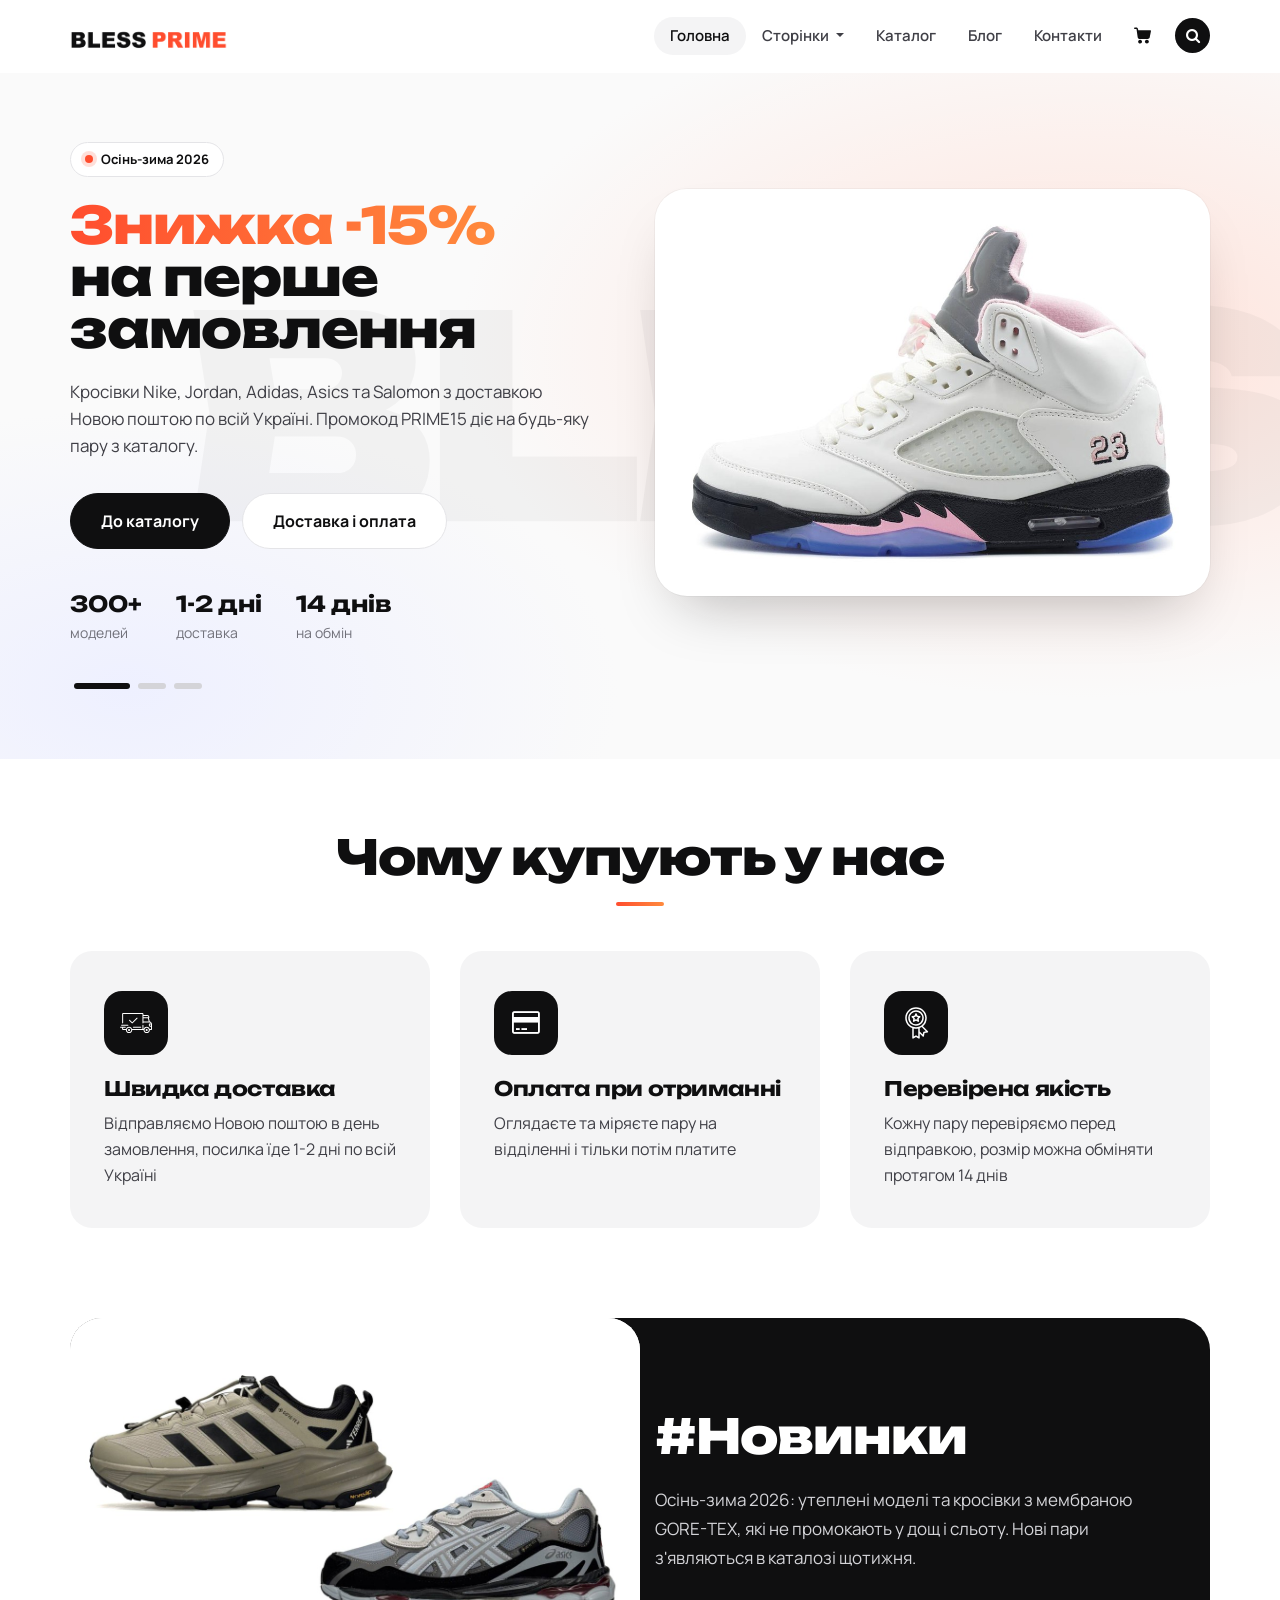
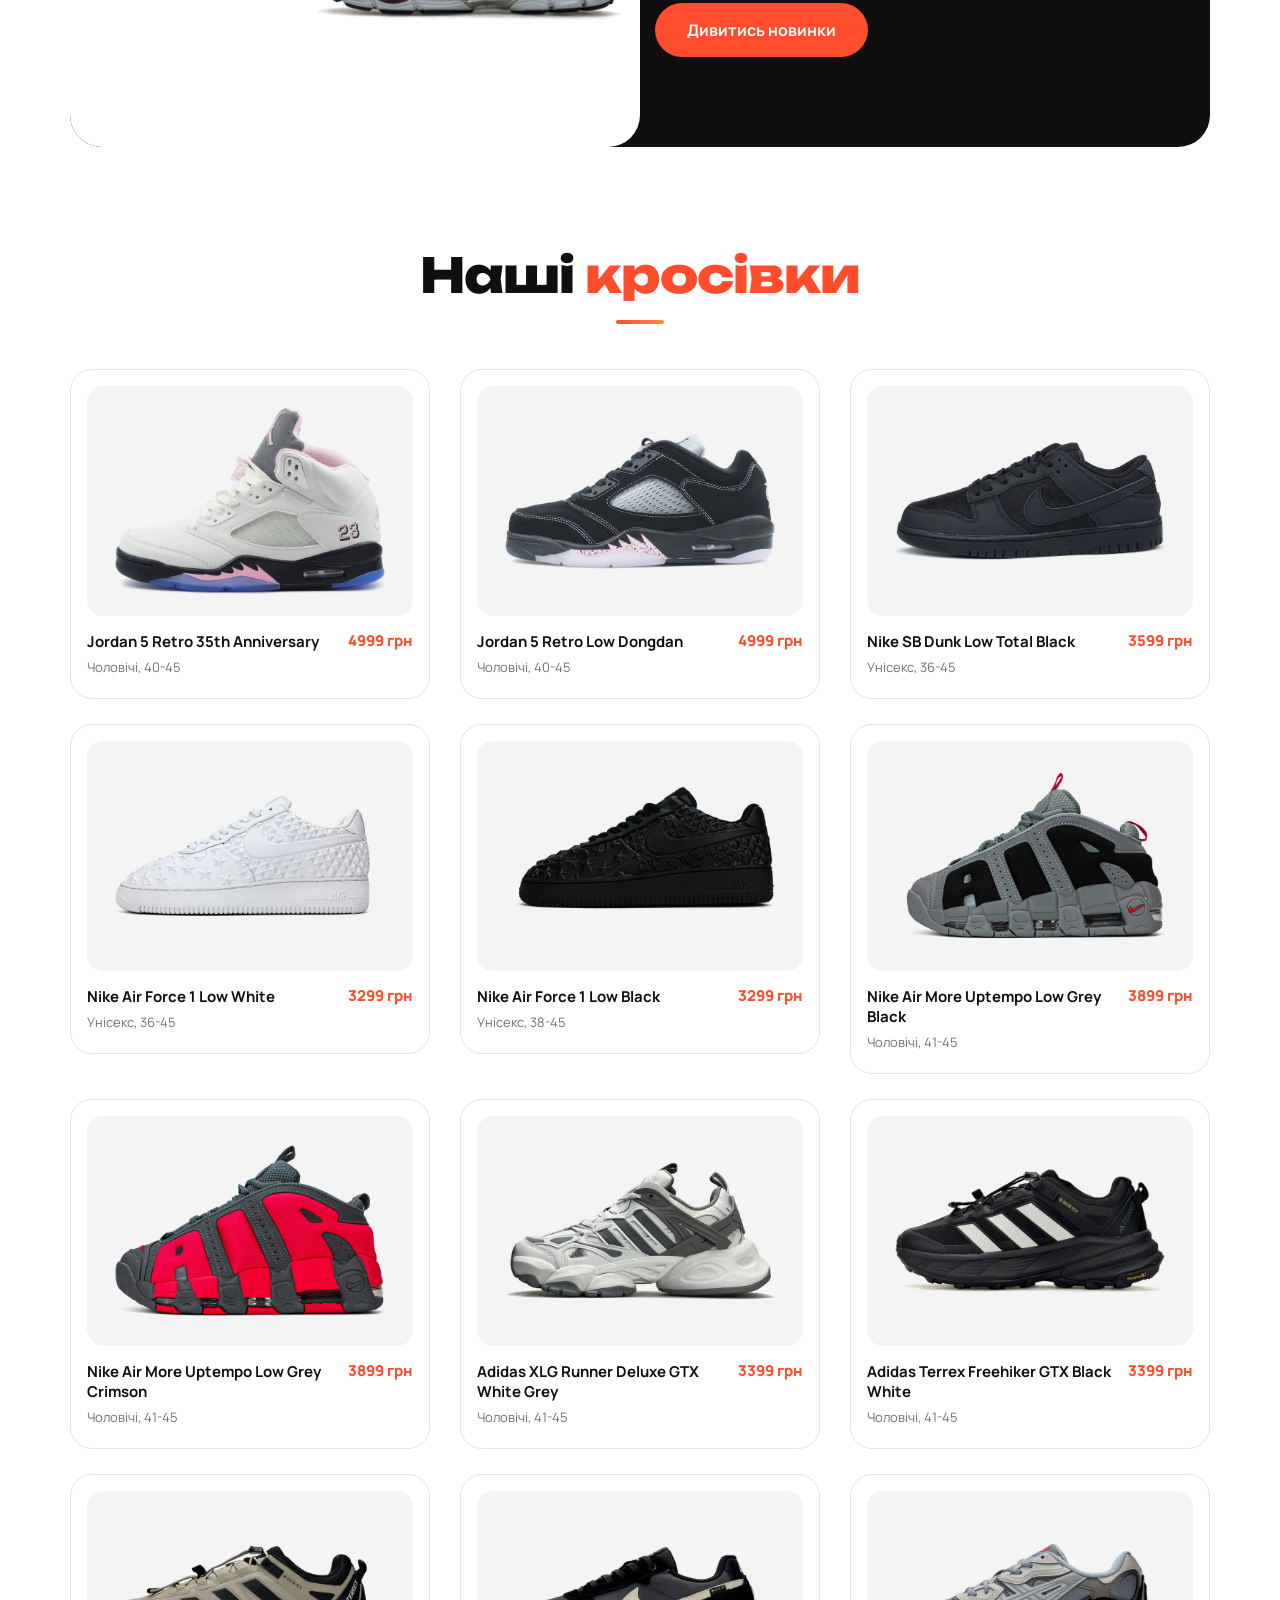
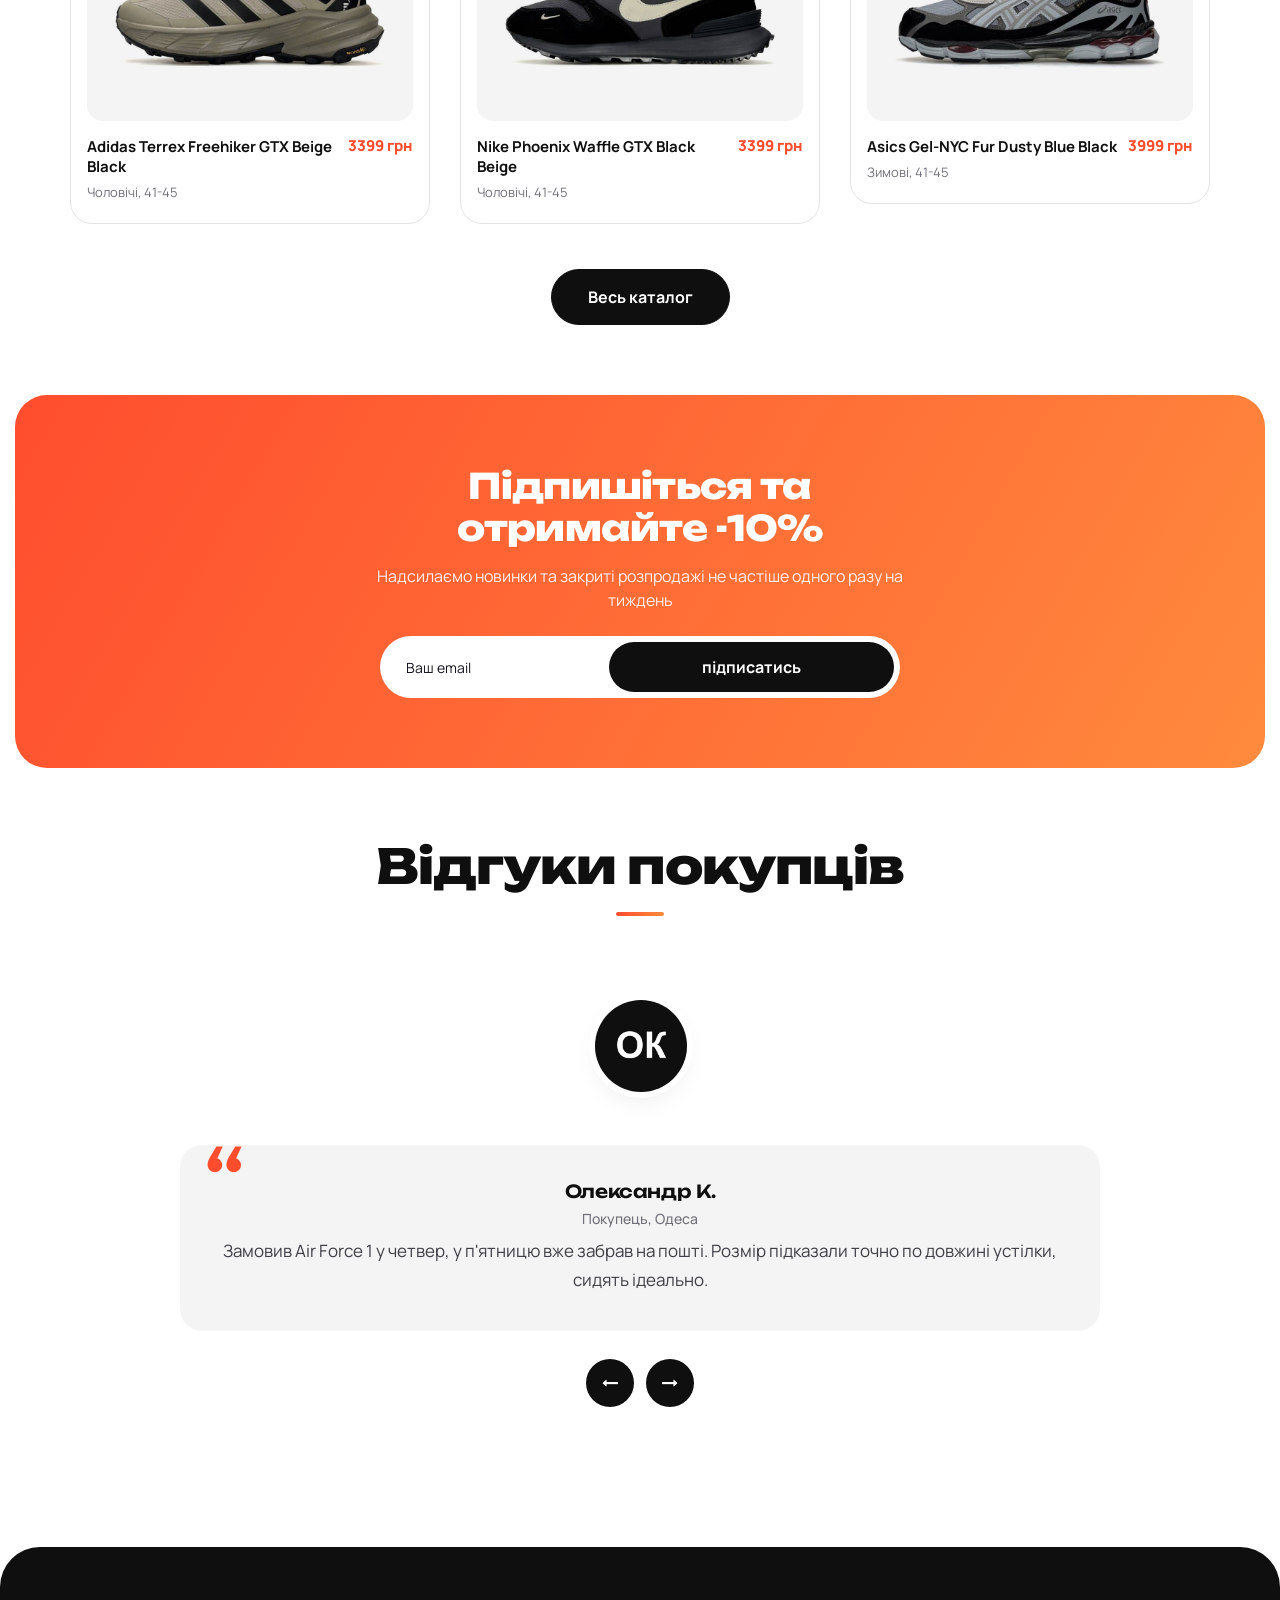
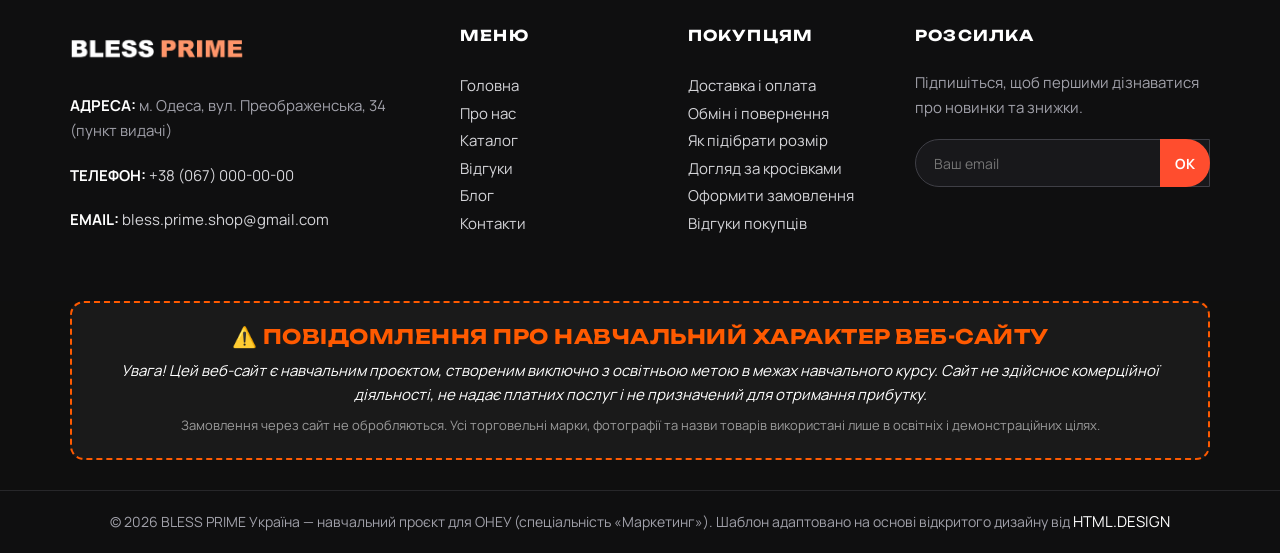
<file: index.html>
<!DOCTYPE html>
<html lang="uk">
   <head>
      <!-- Basic -->
      <meta charset="utf-8" />
      <meta http-equiv="X-UA-Compatible" content="IE=edge" />
      <!-- Google tag (gtag.js) -->
      <script async src="https://www.googletagmanager.com/gtag/js?id=G-MB625M6DER"></script>
      <script>
        window.dataLayer = window.dataLayer || [];
        function gtag(){dataLayer.push(arguments);}
        gtag('js', new Date());

        gtag('config', 'G-MB625M6DER');
      </script>
      <!-- Microsoft Clarity -->
      <script type="text/javascript">
        (function(c,l,a,r,i,t,y){
          c[a]=c[a]||function(){(c[a].q=c[a].q||[]).push(arguments)};
          t=l.createElement(r);t.async=1;t.src="https://www.clarity.ms/tag/"+i;
          y=l.getElementsByTagName(r)[0];y.parentNode.insertBefore(t,y);
        })(window, document, "clarity", "script", "z7y7dl8y2n");
      </script>
      <!-- Mobile Metas -->
      <meta name="viewport" content="width=device-width, initial-scale=1, shrink-to-fit=no" />
      <!-- Site Metas -->
      <meta name="keywords" content="кросівки, купити кросівки, кросівки Одеса, Nike, Jordan, Adidas, Asics, Salomon, GORE-TEX, інтернет-магазин кросівок" />
      <meta name="description" content="Інтернет-магазин кросівок BLESS PRIME: Nike, Jordan, Adidas, Asics, Salomon. Доставка Новою поштою 1-2 дні, оплата при отриманні, обмін розміру 14 днів." />
      <meta name="author" content="BLESS PRIME" />
      <link rel="shortcut icon" href="images/favicon.png" type="image/png">
      <title>Купити кросівки в Одесі та Україні | BLESS PRIME</title>
      <!-- fonts with cyrillic -->
      <link rel="preconnect" href="https://fonts.googleapis.com">
      <link rel="preconnect" href="https://fonts.gstatic.com" crossorigin>
      <link href="https://fonts.googleapis.com/css2?family=Manrope:wght@400;500;600;700;800&family=Unbounded:wght@500;700;800;900&display=swap" rel="stylesheet">
      <!-- bootstrap core css -->
      <link rel="stylesheet" type="text/css" href="css/bootstrap.css" />
      <!-- font awesome style -->
      <link href="css/font-awesome.min.css" rel="stylesheet" />
      <!-- Custom styles for this template -->
      <link href="css/style.css" rel="stylesheet" />
      <!-- responsive style -->
      <link href="css/responsive.css" rel="stylesheet" />
      <!-- BLESS PRIME styles -->
      <link href="css/prime.css" rel="stylesheet" />
   </head>
   <body>
      <div class="hero_area">
         <!-- header section strats -->
         <header class="header_section">
            <div class="container">
               <nav class="navbar navbar-expand-lg custom_nav-container ">
                  <a class="navbar-brand" href="index.html"><img width="250" src="images/logo-bless-prime.png" alt="BLESS PRIME — інтернет-магазин кросівок" /></a>
                  <button class="navbar-toggler" type="button" data-toggle="collapse" data-target="#navbarSupportedContent" aria-controls="navbarSupportedContent" aria-expanded="false" aria-label="Відкрити меню">
                  <span class=""> </span>
                  </button>
                  <div class="collapse navbar-collapse" id="navbarSupportedContent">
                     <ul class="navbar-nav">
                        <li class="nav-item active">
                           <a class="nav-link" href="index.html">Головна</a>
                        </li>
                       <li class="nav-item dropdown">
                           <a class="nav-link dropdown-toggle" href="#" data-toggle="dropdown" role="button" aria-haspopup="true" aria-expanded="true"> <span class="nav-label">Сторінки <span class="caret"></span></span></a>
                           <ul class="dropdown-menu">
                              <li><a href="about.html">Про нас</a></li>
                              <li><a href="testimonial.html">Відгуки</a></li>
                           </ul>
                        </li>
                        <li class="nav-item">
                           <a class="nav-link" href="product.html">Каталог</a>
                        </li>
                        <li class="nav-item">
                           <a class="nav-link" href="blog_list.html">Блог</a>
                        </li>
                        <li class="nav-item">
                           <a class="nav-link" href="contact.html">Контакти</a>
                        </li>
                        <li class="nav-item">
                           <a class="nav-link" href="contact.html" title="Оформити замовлення">
                              <svg version="1.1" id="Capa_1" xmlns="http://www.w3.org/2000/svg" xmlns:xlink="http://www.w3.org/1999/xlink" x="0px" y="0px" viewBox="0 0 456.029 456.029" style="enable-background:new 0 0 456.029 456.029;" xml:space="preserve">
                                 <g>
                                    <g>
                                       <path d="M345.6,338.862c-29.184,0-53.248,23.552-53.248,53.248c0,29.184,23.552,53.248,53.248,53.248
                                          c29.184,0,53.248-23.552,53.248-53.248C398.336,362.926,374.784,338.862,345.6,338.862z" />
                                    </g>
                                 </g>
                                 <g>
                                    <g>
                                       <path d="M439.296,84.91c-1.024,0-2.56-0.512-4.096-0.512H112.64l-5.12-34.304C104.448,27.566,84.992,10.67,61.952,10.67H20.48
                                          C9.216,10.67,0,19.886,0,31.15c0,11.264,9.216,20.48,20.48,20.48h41.472c2.56,0,4.608,2.048,5.12,4.608l31.744,216.064
                                          c4.096,27.136,27.648,47.616,55.296,47.616h212.992c26.624,0,49.664-18.944,55.296-45.056l33.28-166.4
                                          C457.728,97.71,450.56,86.958,439.296,84.91z" />
                                    </g>
                                 </g>
                                 <g>
                                    <g>
                                       <path d="M215.04,389.55c-1.024-28.16-24.576-50.688-52.736-50.688c-29.696,1.536-52.224,26.112-51.2,55.296
                                          c1.024,28.16,24.064,50.688,52.224,50.688h1.024C193.536,443.31,216.576,418.734,215.04,389.55z" />
                                    </g>
                                 </g>
                                 <g>
                                 </g>
                                 <g>
                                 </g>
                                 <g>
                                 </g>
                                 <g>
                                 </g>
                                 <g>
                                 </g>
                                 <g>
                                 </g>
                                 <g>
                                 </g>
                                 <g>
                                 </g>
                                 <g>
                                 </g>
                                 <g>
                                 </g>
                                 <g>
                                 </g>
                                 <g>
                                 </g>
                                 <g>
                                 </g>
                                 <g>
                                 </g>
                                 <g>
                                 </g>
                              </svg>
                           </a>
                        </li>
                        <form class="form-inline" action="product.html">
                           <button class="btn  my-2 my-sm-0 nav_search-btn" type="submit" title="Пошук">
                           <i class="fa fa-search" aria-hidden="true"></i>
                           </button>
                        </form>
                     </ul>
                  </div>
               </nav>
            </div>
         </header>
         <!-- end header section -->
         <!-- slider section -->
         <section class="slider_section ">
            <div class="slider_bg_box">
               <span class="hero_word">BLESS</span>
            </div>
            <div id="customCarousel1" class="carousel slide" data-ride="carousel">
               <div class="carousel-inner">
                  <div class="carousel-item active">
                     <div class="container ">
                        <div class="row">
                           <div class="col-md-7 col-lg-6 ">
                              <div class="detail-box">
                                 <div class="hero_badge">Осінь-зима 2026</div>
                                 <h1 class="slide_title">
                                    <span>
                                    Знижка -15%
                                    </span>
                                    <br>
                                    на перше замовлення
                                 </h1>
                                 <p>
                                    Кросівки Nike, Jordan, Adidas, Asics та Salomon з доставкою Новою поштою по всій Україні. Промокод PRIME15 діє на будь-яку пару з каталогу.
                                 </p>
                                 <div class="btn-box">
                                    <a href="product.html" class="btn1">
                                    До каталогу
                                    </a>
                                    <a href="about.html#delivery" class="btn2">
                                    Доставка і оплата
                                    </a>
                                 </div>
                                 <div class="hero_stats">
                                    <div><b>300+</b><span>моделей</span></div>
                                    <div><b>1-2 дні</b><span>доставка</span></div>
                                    <div><b>14 днів</b><span>на обмін</span></div>
                                 </div>
                              </div>
                           </div>
                           <div class="col-md-5 col-lg-6 hero_img_col">
                              <img class="hero_img" src="images/hero-jordan-5-retro.jpg" alt="Кросівки Jordan 5 Retro 35th Anniversary">
                           </div>
                        </div>
                     </div>
                  </div>
                  <div class="carousel-item ">
                     <div class="container ">
                        <div class="row">
                           <div class="col-md-7 col-lg-6 ">
                              <div class="detail-box">
                                 <div class="hero_badge">Мембрана GORE-TEX</div>
                                 <h2 class="slide_title">
                                    <span>
                                    Новинки осені
                                    </span>
                                    <br>
                                    кросівки GORE-TEX
                                 </h2>
                                 <p>
                                    Мембрана не пропускає воду, а нога дихає. Моделі Adidas Terrex, Nike Phoenix Waffle та Salomon X-Adventure для міста, дощу й мандрівок.
                                 </p>
                                 <div class="btn-box">
                                    <a href="product.html" class="btn1">
                                    До каталогу
                                    </a>
                                    <a href="about.html#delivery" class="btn2">
                                    Доставка і оплата
                                    </a>
                                 </div>
                                 <div class="hero_stats">
                                    <div><b>300+</b><span>моделей</span></div>
                                    <div><b>1-2 дні</b><span>доставка</span></div>
                                    <div><b>14 днів</b><span>на обмін</span></div>
                                 </div>
                              </div>
                           </div>
                           <div class="col-md-5 col-lg-6 hero_img_col">
                              <img class="hero_img" src="images/hero-adidas-terrex-gtx.jpg" alt="Кросівки Adidas Terrex Freehiker GTX">
                           </div>
                        </div>
                     </div>
                  </div>
                  <div class="carousel-item ">
                     <div class="container ">
                        <div class="row">
                           <div class="col-md-7 col-lg-6 ">
                              <div class="detail-box">
                                 <div class="hero_badge">Підбір розміру</div>
                                 <h2 class="slide_title">
                                    <span>
                                    Розміри 36-47
                                    </span>
                                    <br>
                                    для нього і для неї
                                 </h2>
                                 <p>
                                    Не знаєте свій розмір? Виміряйте довжину стопи, напишіть нам, і ми підберемо пару по довжині устілки саме цієї моделі.
                                 </p>
                                 <div class="btn-box">
                                    <a href="product.html" class="btn1">
                                    До каталогу
                                    </a>
                                    <a href="about.html#delivery" class="btn2">
                                    Доставка і оплата
                                    </a>
                                 </div>
                                 <div class="hero_stats">
                                    <div><b>300+</b><span>моделей</span></div>
                                    <div><b>1-2 дні</b><span>доставка</span></div>
                                    <div><b>14 днів</b><span>на обмін</span></div>
                                 </div>
                              </div>
                           </div>
                           <div class="col-md-5 col-lg-6 hero_img_col">
                              <img class="hero_img" src="images/hero-nike-air-force-1.jpg" alt="Кросівки Nike Air Force 1 Low White">
                           </div>
                        </div>
                     </div>
                  </div>
               </div>
               <div class="container">
                  <ol class="carousel-indicators">
                     <li data-target="#customCarousel1" data-slide-to="0" class="active"></li>
                     <li data-target="#customCarousel1" data-slide-to="1"></li>
                     <li data-target="#customCarousel1" data-slide-to="2"></li>
                  </ol>
               </div>
            </div>
         </section>
         <!-- end slider section -->
      </div>
      <!-- why section -->
      <section class="why_section layout_padding">
         <div class="container">
            <div class="heading_container heading_center">
               <h2>
                  Чому купують у нас
               </h2>
            </div>
            <div class="row">
               <div class="col-md-4">
                  <div class="box ">
                     <div class="img-box">
                        <svg version="1.1" id="Layer_1" xmlns="http://www.w3.org/2000/svg" xmlns:xlink="http://www.w3.org/1999/xlink" x="0px" y="0px" viewBox="0 0 512 512" style="enable-background:new 0 0 512 512;" xml:space="preserve">
                           <g>
                              <g>
                                 <path d="M476.158,231.363l-13.259-53.035c3.625-0.77,6.345-3.986,6.345-7.839v-8.551c0-18.566-15.105-33.67-33.67-33.67h-60.392
                                    V110.63c0-9.136-7.432-16.568-16.568-16.568H50.772c-9.136,0-16.568,7.432-16.568,16.568V256c0,4.427,3.589,8.017,8.017,8.017
                                    c4.427,0,8.017-3.589,8.017-8.017V110.63c0-0.295,0.239-0.534,0.534-0.534h307.841c0.295,0,0.534,0.239,0.534,0.534v145.372
                                    c0,4.427,3.589,8.017,8.017,8.017c4.427,0,8.017-3.589,8.017-8.017v-9.088h94.569c0.008,0,0.014,0.002,0.021,0.002
                                    c0.008,0,0.015-0.001,0.022-0.001c11.637,0.008,21.518,7.646,24.912,18.171h-24.928c-4.427,0-8.017,3.589-8.017,8.017v17.102
                                    c0,13.851,11.268,25.119,25.119,25.119h9.086v35.273h-20.962c-6.886-19.883-25.787-34.205-47.982-34.205
                                    s-41.097,14.322-47.982,34.205h-3.86v-60.393c0-4.427-3.589-8.017-8.017-8.017c-4.427,0-8.017,3.589-8.017,8.017v60.391H192.817
                                    c-6.886-19.883-25.787-34.205-47.982-34.205s-41.097,14.322-47.982,34.205H50.772c-0.295,0-0.534-0.239-0.534-0.534v-17.637
                                    h34.739c4.427,0,8.017-3.589,8.017-8.017s-3.589-8.017-8.017-8.017H8.017c-4.427,0-8.017,3.589-8.017,8.017
                                    s3.589,8.017,8.017,8.017h26.188v17.637c0,9.136,7.432,16.568,16.568,16.568h43.304c-0.002,0.178-0.014,0.355-0.014,0.534
                                    c0,27.996,22.777,50.772,50.772,50.772s50.772-22.776,50.772-50.772c0-0.18-0.012-0.356-0.014-0.534h180.67
                                    c-0.002,0.178-0.014,0.355-0.014,0.534c0,27.996,22.777,50.772,50.772,50.772c27.995,0,50.772-22.776,50.772-50.772
                                    c0-0.18-0.012-0.356-0.014-0.534h26.203c4.427,0,8.017-3.589,8.017-8.017v-85.511C512,251.989,496.423,234.448,476.158,231.363z
                                    M375.182,144.301h60.392c9.725,0,17.637,7.912,17.637,17.637v0.534h-78.029V144.301z M375.182,230.881v-52.376h71.235
                                    l13.094,52.376H375.182z M144.835,401.904c-19.155,0-34.739-15.583-34.739-34.739s15.584-34.739,34.739-34.739
                                    c19.155,0,34.739,15.583,34.739,34.739S163.99,401.904,144.835,401.904z M427.023,401.904c-19.155,0-34.739-15.583-34.739-34.739
                                    s15.584-34.739,34.739-34.739c19.155,0,34.739,15.583,34.739,34.739S446.178,401.904,427.023,401.904z M495.967,299.29h-9.086
                                    c-5.01,0-9.086-4.076-9.086-9.086v-9.086h18.171V299.29z" />
                              </g>
                           </g>
                           <g>
                              <g>
                                 <path d="M144.835,350.597c-9.136,0-16.568,7.432-16.568,16.568c0,9.136,7.432,16.568,16.568,16.568
                                    c9.136,0,16.568-7.432,16.568-16.568C161.403,358.029,153.971,350.597,144.835,350.597z" />
                              </g>
                           </g>
                           <g>
                              <g>
                                 <path d="M427.023,350.597c-9.136,0-16.568,7.432-16.568,16.568c0,9.136,7.432,16.568,16.568,16.568
                                    c9.136,0,16.568-7.432,16.568-16.568C443.591,358.029,436.159,350.597,427.023,350.597z" />
                              </g>
                           </g>
                           <g>
                              <g>
                                 <path d="M332.96,316.393H213.244c-4.427,0-8.017,3.589-8.017,8.017s3.589,8.017,8.017,8.017H332.96
                                    c4.427,0,8.017-3.589,8.017-8.017S337.388,316.393,332.96,316.393z" />
                              </g>
                           </g>
                           <g>
                              <g>
                                 <path d="M127.733,282.188H25.119c-4.427,0-8.017,3.589-8.017,8.017s3.589,8.017,8.017,8.017h102.614
                                    c4.427,0,8.017-3.589,8.017-8.017S132.16,282.188,127.733,282.188z" />
                              </g>
                           </g>
                           <g>
                              <g>
                                 <path d="M278.771,173.37c-3.13-3.13-8.207-3.13-11.337,0.001l-71.292,71.291l-37.087-37.087c-3.131-3.131-8.207-3.131-11.337,0
                                    c-3.131,3.131-3.131,8.206,0,11.337l42.756,42.756c1.565,1.566,3.617,2.348,5.668,2.348s4.104-0.782,5.668-2.348l76.96-76.96
                                    C281.901,181.576,281.901,176.501,278.771,173.37z" />
                              </g>
                           </g>
                           <g>
                           </g>
                           <g>
                           </g>
                           <g>
                           </g>
                           <g>
                           </g>
                           <g>
                           </g>
                           <g>
                           </g>
                           <g>
                           </g>
                           <g>
                           </g>
                           <g>
                           </g>
                           <g>
                           </g>
                           <g>
                           </g>
                           <g>
                           </g>
                           <g>
                           </g>
                           <g>
                           </g>
                           <g>
                           </g>
                        </svg>
                     </div>
                     <div class="detail-box">
                        <h3>
                           Швидка доставка
                        </h3>
                        <p>
                           Відправляємо Новою поштою в день замовлення, посилка їде 1-2 дні по всій Україні
                        </p>
                     </div>
                  </div>
               </div>
               <div class="col-md-4">
                  <div class="box ">
                     <div class="img-box">
                        <i class="fa fa-credit-card" aria-hidden="true"></i>
                     </div>
                     <div class="detail-box">
                        <h3>
                           Оплата при отриманні
                        </h3>
                        <p>
                           Оглядаєте та міряєте пару на відділенні і тільки потім платите
                        </p>
                     </div>
                  </div>
               </div>
               <div class="col-md-4">
                  <div class="box ">
                     <div class="img-box">
                        <svg id="_30_Premium" height="512" viewBox="0 0 512 512" width="512" xmlns="http://www.w3.org/2000/svg" data-name="30_Premium">
                           <g id="filled">
                              <path d="m252.92 300h3.08a124.245 124.245 0 1 0 -4.49-.09c.075.009.15.023.226.03.394.039.789.06 1.184.06zm-96.92-124a100 100 0 1 1 100 100 100.113 100.113 0 0 1 -100-100z" />
                              <path d="m447.445 387.635-80.4-80.4a171.682 171.682 0 0 0 60.955-131.235c0-94.841-77.159-172-172-172s-172 77.159-172 172c0 73.747 46.657 136.794 112 161.2v158.8c-.3 9.289 11.094 15.384 18.656 9.984l41.344-27.562 41.344 27.562c7.574 5.4 18.949-.7 18.656-9.984v-70.109l46.6 46.594c6.395 6.789 18.712 3.025 20.253-6.132l9.74-48.724 48.725-9.742c9.163-1.531 12.904-13.893 6.127-20.252zm-339.445-211.635c0-81.607 66.393-148 148-148s148 66.393 148 148-66.393 148-148 148-148-66.393-148-148zm154.656 278.016a12 12 0 0 0 -13.312 0l-29.344 19.562v-129.378a172.338 172.338 0 0 0 72 0v129.38zm117.381-58.353a12 12 0 0 0 -9.415 9.415l-6.913 34.58-47.709-47.709v-54.749a171.469 171.469 0 0 0 31.467-15.6l67.151 67.152z" />
                              <path d="m287.62 236.985c8.349 4.694 19.251-3.212 17.367-12.618l-5.841-35.145 25.384-25c7.049-6.5 2.89-19.3-6.634-20.415l-35.23-5.306-15.933-31.867c-4.009-8.713-17.457-8.711-21.466 0l-15.933 31.866-35.23 5.306c-9.526 1.119-13.681 13.911-6.634 20.415l25.384 25-5.841 35.145c-1.879 9.406 9 17.31 17.367 12.618l31.62-16.414zm-53-32.359 2.928-17.615a12 12 0 0 0 -3.417-10.516l-12.721-12.531 17.658-2.66a12 12 0 0 0 8.947-6.5l7.985-15.971 7.985 15.972a12 12 0 0 0 8.947 6.5l17.658 2.66-12.723 12.535a12 12 0 0 0 -3.417 10.516l2.928 17.615-15.849-8.231a12 12 0 0 0 -11.058 0z" />
                           </g>
                        </svg>
                     </div>
                     <div class="detail-box">
                        <h3>
                           Перевірена якість
                        </h3>
                        <p>
                           Кожну пару перевіряємо перед відправкою, розмір можна обміняти протягом 14 днів
                        </p>
                     </div>
                  </div>
               </div>
            </div>
         </div>
      </section>
      <!-- end why section -->
      <!-- arrival section -->
      <section class="arrival_section">
         <div class="container">
            <div class="box">
               <div class="arrival_bg_box">
                  <img src="images/new-arrivals-gtx-sneakers.jpg" alt="Нові кросівки Adidas Terrex GTX та Asics Gel-NYC Fur">
               </div>
               <div class="row">
                  <div class="col-md-6 ml-auto">
                     <div class="heading_container remove_line_bt">
                        <h2>
                           #Новинки
                        </h2>
                     </div>
                     <p style="margin-top: 20px;margin-bottom: 30px;">
                        Осінь-зима 2026: утеплені моделі та кросівки з мембраною GORE-TEX, які не промокають у дощ і сльоту. Нові пари з'являються в каталозі щотижня.
                     </p>
                     <a href="product.html">
                     Дивитись новинки
                     </a>
                  </div>
               </div>
            </div>
         </div>
      </section>
      <!-- end arrival section -->
      <!-- product section -->
      <section class="product_section layout_padding">
         <div class="container">
            <div class="heading_container heading_center">
               <h2>
                  Наші <span>кросівки</span>
               </h2>
            </div>
            <div class="row">
               <div class="col-sm-6 col-md-4 col-lg-4" data-tags="jordan 5 retro 35th anniversary">
                  <div class="box">
                     <div class="option_container">
                        <div class="options">
                           <a href="product.html" class="option1">
                           В кошик
                           </a>
                           <a href="contact.html" class="option2">
                           Купити
                           </a>
                        </div>
                     </div>
                     <div class="img-box">
                        <img src="images/jordan-5-retro-35th-anniversary.jpg" alt="Кросівки Jordan 5 Retro 35th Anniversary">
                     </div>
                     <div class="detail-box">
                        <h5>
                           Jordan 5 Retro 35th Anniversary
                        </h5>
                        <h6>
                           4999 грн
                        </h6>
                     </div>
                     <p class="product_note">Чоловічі, 40-45</p>
                  </div>
               </div>
               <div class="col-sm-6 col-md-4 col-lg-4" data-tags="jordan 5 retro low dongdan">
                  <div class="box">
                     <div class="option_container">
                        <div class="options">
                           <a href="product.html" class="option1">
                           В кошик
                           </a>
                           <a href="contact.html" class="option2">
                           Купити
                           </a>
                        </div>
                     </div>
                     <div class="img-box">
                        <img src="images/jordan-5-retro-low-dongdan.jpg" alt="Кросівки Jordan 5 Retro Low Dongdan">
                     </div>
                     <div class="detail-box">
                        <h5>
                           Jordan 5 Retro Low Dongdan
                        </h5>
                        <h6>
                           4999 грн
                        </h6>
                     </div>
                     <p class="product_note">Чоловічі, 40-45</p>
                  </div>
               </div>
               <div class="col-sm-6 col-md-4 col-lg-4" data-tags="nike sb dunk low total black">
                  <div class="box">
                     <div class="option_container">
                        <div class="options">
                           <a href="product.html" class="option1">
                           В кошик
                           </a>
                           <a href="contact.html" class="option2">
                           Купити
                           </a>
                        </div>
                     </div>
                     <div class="img-box">
                        <img src="images/nike-sb-dunk-low-total-black.jpg" alt="Кросівки Nike SB Dunk Low Total Black">
                     </div>
                     <div class="detail-box">
                        <h5>
                           Nike SB Dunk Low Total Black
                        </h5>
                        <h6>
                           3599 грн
                        </h6>
                     </div>
                     <p class="product_note">Унісекс, 36-45</p>
                  </div>
               </div>
               <div class="col-sm-6 col-md-4 col-lg-4" data-tags="nike air force 1 low white">
                  <div class="box">
                     <div class="option_container">
                        <div class="options">
                           <a href="product.html" class="option1">
                           В кошик
                           </a>
                           <a href="contact.html" class="option2">
                           Купити
                           </a>
                        </div>
                     </div>
                     <div class="img-box">
                        <img src="images/nike-air-force-1-low-white.jpg" alt="Кросівки Nike Air Force 1 Low White">
                     </div>
                     <div class="detail-box">
                        <h5>
                           Nike Air Force 1 Low White
                        </h5>
                        <h6>
                           3299 грн
                        </h6>
                     </div>
                     <p class="product_note">Унісекс, 36-45</p>
                  </div>
               </div>
               <div class="col-sm-6 col-md-4 col-lg-4" data-tags="nike air force 1 low black">
                  <div class="box">
                     <div class="option_container">
                        <div class="options">
                           <a href="product.html" class="option1">
                           В кошик
                           </a>
                           <a href="contact.html" class="option2">
                           Купити
                           </a>
                        </div>
                     </div>
                     <div class="img-box">
                        <img src="images/nike-air-force-1-low-black.jpg" alt="Кросівки Nike Air Force 1 Low Black">
                     </div>
                     <div class="detail-box">
                        <h5>
                           Nike Air Force 1 Low Black
                        </h5>
                        <h6>
                           3299 грн
                        </h6>
                     </div>
                     <p class="product_note">Унісекс, 38-45</p>
                  </div>
               </div>
               <div class="col-sm-6 col-md-4 col-lg-4" data-tags="nike air more uptempo low grey black">
                  <div class="box">
                     <div class="option_container">
                        <div class="options">
                           <a href="product.html" class="option1">
                           В кошик
                           </a>
                           <a href="contact.html" class="option2">
                           Купити
                           </a>
                        </div>
                     </div>
                     <div class="img-box">
                        <img src="images/nike-air-more-uptempo-low-grey-black.jpg" alt="Кросівки Nike Air More Uptempo Low Grey Black">
                     </div>
                     <div class="detail-box">
                        <h5>
                           Nike Air More Uptempo Low Grey Black
                        </h5>
                        <h6>
                           3899 грн
                        </h6>
                     </div>
                     <p class="product_note">Чоловічі, 41-45</p>
                  </div>
               </div>
               <div class="col-sm-6 col-md-4 col-lg-4" data-tags="nike air more uptempo low grey crimson">
                  <div class="box">
                     <div class="option_container">
                        <div class="options">
                           <a href="product.html" class="option1">
                           В кошик
                           </a>
                           <a href="contact.html" class="option2">
                           Купити
                           </a>
                        </div>
                     </div>
                     <div class="img-box">
                        <img src="images/nike-air-more-uptempo-low-grey-crimson.jpg" alt="Кросівки Nike Air More Uptempo Low Grey Crimson">
                     </div>
                     <div class="detail-box">
                        <h5>
                           Nike Air More Uptempo Low Grey Crimson
                        </h5>
                        <h6>
                           3899 грн
                        </h6>
                     </div>
                     <p class="product_note">Чоловічі, 41-45</p>
                  </div>
               </div>
               <div class="col-sm-6 col-md-4 col-lg-4" data-tags="adidas xlg runner deluxe gtx white grey gtx">
                  <div class="box">
                     <div class="option_container">
                        <div class="options">
                           <a href="product.html" class="option1">
                           В кошик
                           </a>
                           <a href="contact.html" class="option2">
                           Купити
                           </a>
                        </div>
                     </div>
                     <div class="img-box">
                        <img src="images/adidas-xlg-runner-deluxe-gtx-white-grey.jpg" alt="Кросівки Adidas XLG Runner Deluxe GTX White Grey">
                     </div>
                     <div class="detail-box">
                        <h5>
                           Adidas XLG Runner Deluxe GTX White Grey
                        </h5>
                        <h6>
                           3399 грн
                        </h6>
                     </div>
                     <p class="product_note">Чоловічі, 41-45</p>
                  </div>
               </div>
               <div class="col-sm-6 col-md-4 col-lg-4" data-tags="adidas terrex freehiker gtx black white gtx">
                  <div class="box">
                     <div class="option_container">
                        <div class="options">
                           <a href="product.html" class="option1">
                           В кошик
                           </a>
                           <a href="contact.html" class="option2">
                           Купити
                           </a>
                        </div>
                     </div>
                     <div class="img-box">
                        <img src="images/adidas-terrex-freehiker-gtx-black-white.jpg" alt="Кросівки Adidas Terrex Freehiker GTX Black White">
                     </div>
                     <div class="detail-box">
                        <h5>
                           Adidas Terrex Freehiker GTX Black White
                        </h5>
                        <h6>
                           3399 грн
                        </h6>
                     </div>
                     <p class="product_note">Чоловічі, 41-45</p>
                  </div>
               </div>
               <div class="col-sm-6 col-md-4 col-lg-4" data-tags="adidas terrex freehiker gtx beige black gtx">
                  <div class="box">
                     <div class="option_container">
                        <div class="options">
                           <a href="product.html" class="option1">
                           В кошик
                           </a>
                           <a href="contact.html" class="option2">
                           Купити
                           </a>
                        </div>
                     </div>
                     <div class="img-box">
                        <img src="images/adidas-terrex-freehiker-gtx-beige-black.jpg" alt="Кросівки Adidas Terrex Freehiker GTX Beige Black">
                     </div>
                     <div class="detail-box">
                        <h5>
                           Adidas Terrex Freehiker GTX Beige Black
                        </h5>
                        <h6>
                           3399 грн
                        </h6>
                     </div>
                     <p class="product_note">Чоловічі, 41-45</p>
                  </div>
               </div>
               <div class="col-sm-6 col-md-4 col-lg-4" data-tags="nike phoenix waffle gtx black beige gtx">
                  <div class="box">
                     <div class="option_container">
                        <div class="options">
                           <a href="product.html" class="option1">
                           В кошик
                           </a>
                           <a href="contact.html" class="option2">
                           Купити
                           </a>
                        </div>
                     </div>
                     <div class="img-box">
                        <img src="images/nike-phoenix-waffle-gtx-black-beige.jpg" alt="Кросівки Nike Phoenix Waffle GTX Black Beige">
                     </div>
                     <div class="detail-box">
                        <h5>
                           Nike Phoenix Waffle GTX Black Beige
                        </h5>
                        <h6>
                           3399 грн
                        </h6>
                     </div>
                     <p class="product_note">Чоловічі, 41-45</p>
                  </div>
               </div>
               <div class="col-sm-6 col-md-4 col-lg-4" data-tags="asics gel-nyc fur dusty blue black">
                  <div class="box">
                     <div class="option_container">
                        <div class="options">
                           <a href="product.html" class="option1">
                           В кошик
                           </a>
                           <a href="contact.html" class="option2">
                           Купити
                           </a>
                        </div>
                     </div>
                     <div class="img-box">
                        <img src="images/asics-gel-nyc-fur-dusty-blue-black.jpg" alt="Кросівки Asics Gel-NYC Fur Dusty Blue Black">
                     </div>
                     <div class="detail-box">
                        <h5>
                           Asics Gel-NYC Fur Dusty Blue Black
                        </h5>
                        <h6>
                           3999 грн
                        </h6>
                     </div>
                     <p class="product_note">Зимові, 41-45</p>
                  </div>
               </div>
            </div>
            <div class="btn-box">
               <a href="product.html">
               Весь каталог
               </a>
            </div>
         </div>
      </section>
      <!-- end product section -->
      <!-- subscribe section -->
      <section class="subscribe_section">
         <div class="container-fuild">
            <div class="box">
               <div class="row">
                  <div class="col-md-6 offset-md-3">
                     <div class="subscribe_form ">
                        <div class="heading_container heading_center">
                           <h3>Підпишіться та отримайте -10%</h3>
                        </div>
                        <p>Надсилаємо новинки та закриті розпродажі не частіше одного разу на тиждень</p>
                        <form action="index.html">
                           <input type="email" placeholder="Ваш email" required>
                           <button>
                           підписатись
                           </button>
                        </form>
                     </div>
                  </div>
               </div>
            </div>
         </div>
      </section>
      <!-- end subscribe section -->
      <!-- client section -->
      <section class="client_section layout_padding">
         <div class="container">
            <div class="heading_container heading_center">
               <h2>
                  Відгуки покупців
               </h2>
            </div>
            <div id="carouselExample3Controls" class="carousel slide" data-ride="carousel">
               <div class="carousel-inner">
                  <div class="carousel-item active">
                     <div class="box col-lg-10 mx-auto">
                        <div class="img_container">
                           <div class="img-box">
                              <div class="img_box-inner">
                                 <img src="images/client-1.jpg" alt="Відгук покупця Олександр К.">
                              </div>
                           </div>
                        </div>
                        <div class="detail-box">
                           <h5>
                              Олександр К.
                           </h5>
                           <h6>
                              Покупець, Одеса
                           </h6>
                           <p>
                              Замовив Air Force 1 у четвер, у п'ятницю вже забрав на пошті. Розмір підказали точно по довжині устілки, сидять ідеально.
                           </p>
                        </div>
                     </div>
                  </div>
                  <div class="carousel-item">
                     <div class="box col-lg-10 mx-auto">
                        <div class="img_container">
                           <div class="img-box">
                              <div class="img_box-inner">
                                 <img src="images/client-2.jpg" alt="Відгук покупця Дарина М.">
                              </div>
                           </div>
                        </div>
                        <div class="detail-box">
                           <h5>
                              Дарина М.
                           </h5>
                           <h6>
                              Покупець, Київ
                           </h6>
                           <p>
                              Брала Asics Gel-NYC на зиму. Перед відправкою менеджер скинув живі фото саме моєї пари, на пошті все приміряла і тільки потім оплатила.
                           </p>
                        </div>
                     </div>
                  </div>
                  <div class="carousel-item">
                     <div class="box col-lg-10 mx-auto">
                        <div class="img_container">
                           <div class="img-box">
                              <div class="img_box-inner">
                                 <img src="images/client-3.jpg" alt="Відгук покупця Андрій С.">
                              </div>
                           </div>
                        </div>
                        <div class="detail-box">
                           <h5>
                              Андрій С.
                           </h5>
                           <h6>
                              Покупець, Львів
                           </h6>
                           <p>
                              Terrex Freehiker GTX пройшли зі мною листопадові Карпати, ноги сухі. Ціна нижча, ніж у торгових центрах, буду замовляти ще.
                           </p>
                        </div>
                     </div>
                  </div>
               </div>
               <div class="carousel_btn_box">
                  <a class="carousel-control-prev" href="#carouselExample3Controls" role="button" data-slide="prev">
                  <i class="fa fa-long-arrow-left" aria-hidden="true"></i>
                  <span class="sr-only">Попередній</span>
                  </a>
                  <a class="carousel-control-next" href="#carouselExample3Controls" role="button" data-slide="next">
                  <i class="fa fa-long-arrow-right" aria-hidden="true"></i>
                  <span class="sr-only">Наступний</span>
                  </a>
               </div>
            </div>
         </div>
      </section>
      <!-- end client section -->
      <!-- footer start -->
      <footer>
         <div class="container">
            <div class="row">
               <div class="col-md-4">
                   <div class="full">
                      <div class="logo_footer">
                        <a href="index.html"><img width="210" src="images/logo-bless-prime.png" alt="BLESS PRIME" /></a>
                      </div>
                      <div class="information_f">
                        <p><strong>АДРЕСА:</strong> м. Одеса, вул. Преображенська, 34 (пункт видачі)</p>
                        <p><strong>ТЕЛЕФОН:</strong> <a href="tel:+380670000000">+38 (067) 000-00-00</a></p>
                        <p><strong>EMAIL:</strong> <a href="mailto:bless.prime.shop@gmail.com">bless.prime.shop@gmail.com</a></p>
                      </div>
                   </div>
               </div>
               <div class="col-md-8">
                  <div class="row">
                  <div class="col-md-7">
                     <div class="row">
                        <div class="col-md-6">
                     <div class="widget_menu">
                        <h3>Меню</h3>
                        <ul>
                           <li><a href="index.html">Головна</a></li>
                           <li><a href="about.html">Про нас</a></li>
                           <li><a href="product.html">Каталог</a></li>
                           <li><a href="testimonial.html">Відгуки</a></li>
                           <li><a href="blog_list.html">Блог</a></li>
                           <li><a href="contact.html">Контакти</a></li>
                        </ul>
                     </div>
                  </div>
                  <div class="col-md-6">
                     <div class="widget_menu">
                        <h3>Покупцям</h3>
                        <ul>
                           <li><a href="about.html#delivery">Доставка і оплата</a></li>
                           <li><a href="about.html#delivery">Обмін і повернення</a></li>
                           <li><a href="blog_list.html#size">Як підібрати розмір</a></li>
                           <li><a href="blog_list.html#care">Догляд за кросівками</a></li>
                           <li><a href="contact.html">Оформити замовлення</a></li>
                           <li><a href="testimonial.html">Відгуки покупців</a></li>
                        </ul>
                     </div>
                  </div>
                     </div>
                  </div>
                  <div class="col-md-5">
                     <div class="widget_menu">
                        <h3>Розсилка</h3>
                        <div class="information_f">
                          <p>Підпишіться, щоб першими дізнаватися про новинки та знижки.</p>
                        </div>
                        <div class="form_sub">
                           <form action="index.html">
                              <fieldset>
                                 <div class="field">
                                    <input type="email" placeholder="Ваш email" name="email" required />
                                    <input type="submit" value="OK" />
                                 </div>
                              </fieldset>
                           </form>
                        </div>
                     </div>
                  </div>
                  </div>
               </div>
            </div>
         </div>
      </footer>
      <!-- footer end -->
      <div class="edu_notice_wrap">
         <div class="container">
            <div class="edu_notice">
               <h4>⚠️ Повідомлення про навчальний характер веб-сайту</h4>
               <p><i>Увага! Цей веб-сайт є навчальним проєктом, створеним виключно з освітньою метою в межах навчального курсу. Сайт не здійснює комерційної діяльності, не надає платних послуг і не призначений для отримання прибутку.</i></p>
               <p class="edu_more">Замовлення через сайт не обробляються. Усі торговельні марки, фотографії та назви товарів використані лише в освітніх і демонстраційних цілях.</p>
            </div>
         </div>
      </div>
      <div class="cpy_">
         <p>© 2026 BLESS PRIME Україна — навчальний проєкт для ОНЕУ (спеціальність «Маркетинг»). Шаблон адаптовано на основі відкритого дизайну від <a href="https://html.design/" target="_blank" rel="noopener">HTML.DESIGN</a></p>
      </div>
      <!-- jQery -->
      <script src="js/jquery-3.4.1.min.js"></script>
      <!-- popper js -->
      <script src="js/popper.min.js"></script>
      <!-- bootstrap js -->
      <script src="js/bootstrap.js"></script>
      <!-- custom js -->
      <script src="js/custom.js"></script>
      <!-- BLESS PRIME js -->
      <script src="js/prime.js"></script>
   </body>
</html>
</file>
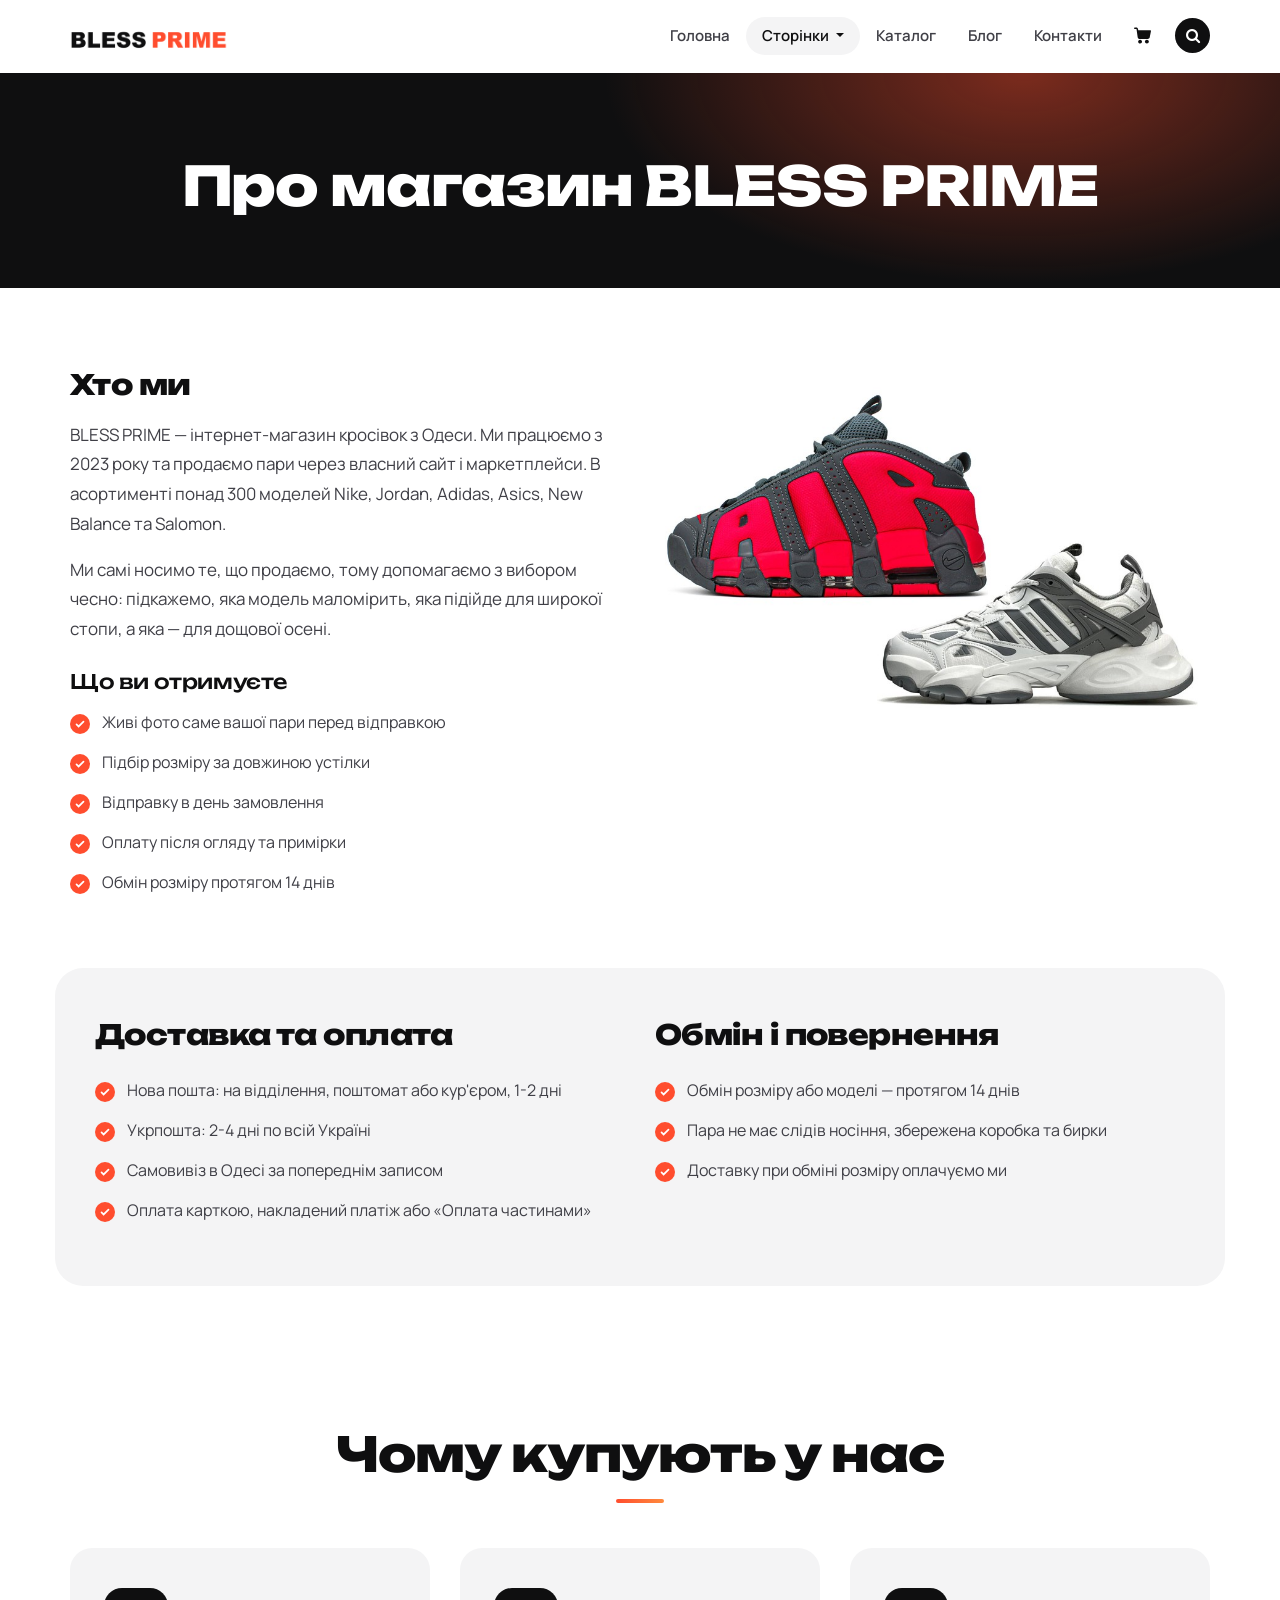
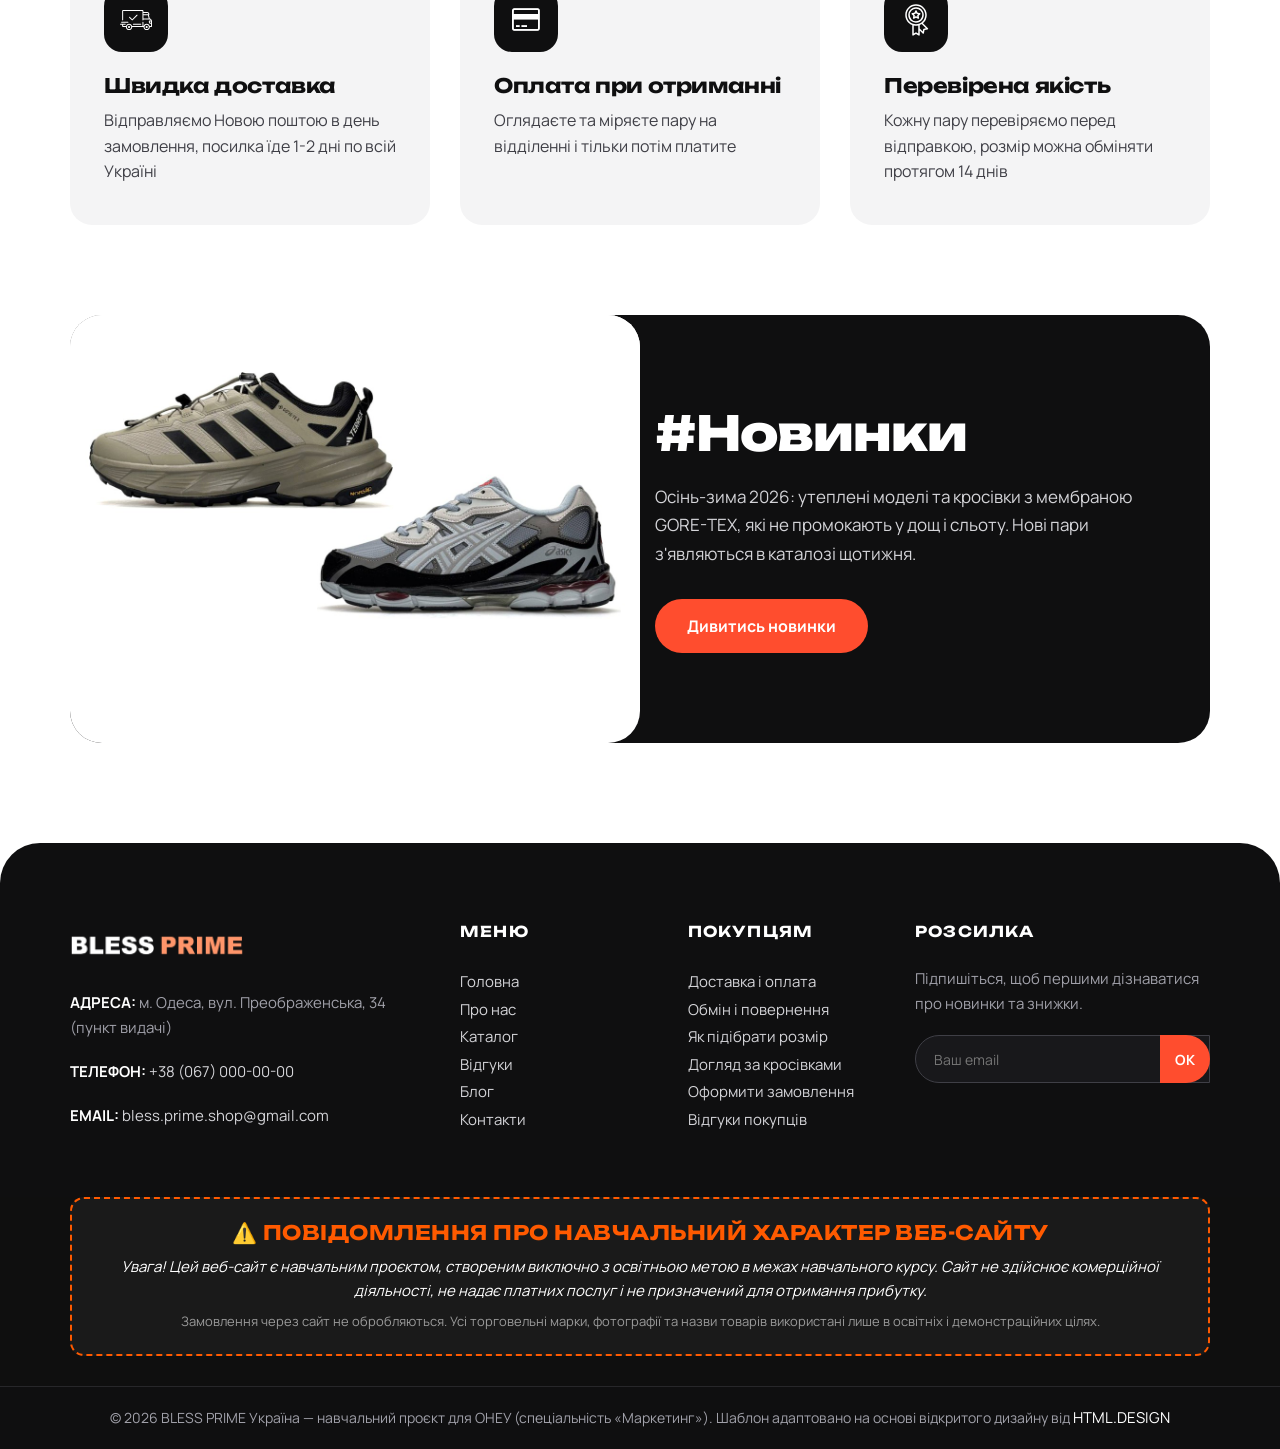
<file: about.html>
<!DOCTYPE html>
<html lang="uk">
   <head>
      <!-- Basic -->
      <meta charset="utf-8" />
      <meta http-equiv="X-UA-Compatible" content="IE=edge" />
      <!-- Google tag (gtag.js) -->
      <script async src="https://www.googletagmanager.com/gtag/js?id=G-MB625M6DER"></script>
      <script>
        window.dataLayer = window.dataLayer || [];
        function gtag(){dataLayer.push(arguments);}
        gtag('js', new Date());

        gtag('config', 'G-MB625M6DER');
      </script>
      <!-- Microsoft Clarity -->
      <script type="text/javascript">
        (function(c,l,a,r,i,t,y){
          c[a]=c[a]||function(){(c[a].q=c[a].q||[]).push(arguments)};
          t=l.createElement(r);t.async=1;t.src="https://www.clarity.ms/tag/"+i;
          y=l.getElementsByTagName(r)[0];y.parentNode.insertBefore(t,y);
        })(window, document, "clarity", "script", "z7y7dl8y2n");
      </script>
      <!-- Mobile Metas -->
      <meta name="viewport" content="width=device-width, initial-scale=1, shrink-to-fit=no" />
      <!-- Site Metas -->
      <meta name="keywords" content="кросівки, купити кросівки, кросівки Одеса, Nike, Jordan, Adidas, Asics, Salomon, GORE-TEX, інтернет-магазин кросівок" />
      <meta name="description" content="Хто ми, як доставляємо та як обміняти розмір. BLESS PRIME — магазин кросівок з Одеси, доставка по Україні 1-2 дні." />
      <meta name="author" content="BLESS PRIME" />
      <link rel="shortcut icon" href="images/favicon.png" type="image/png">
      <title>Про магазин кросівок BLESS PRIME | Доставка та оплата</title>
      <!-- fonts with cyrillic -->
      <link rel="preconnect" href="https://fonts.googleapis.com">
      <link rel="preconnect" href="https://fonts.gstatic.com" crossorigin>
      <link href="https://fonts.googleapis.com/css2?family=Manrope:wght@400;500;600;700;800&family=Unbounded:wght@500;700;800;900&display=swap" rel="stylesheet">
      <!-- bootstrap core css -->
      <link rel="stylesheet" type="text/css" href="css/bootstrap.css" />
      <!-- font awesome style -->
      <link href="css/font-awesome.min.css" rel="stylesheet" />
      <!-- Custom styles for this template -->
      <link href="css/style.css" rel="stylesheet" />
      <!-- responsive style -->
      <link href="css/responsive.css" rel="stylesheet" />
      <!-- BLESS PRIME styles -->
      <link href="css/prime.css" rel="stylesheet" />
   </head>
   <body>
      <div class="hero_area">
         <!-- header section strats -->
         <header class="header_section">
            <div class="container">
               <nav class="navbar navbar-expand-lg custom_nav-container ">
                  <a class="navbar-brand" href="index.html"><img width="250" src="images/logo-bless-prime.png" alt="BLESS PRIME — інтернет-магазин кросівок" /></a>
                  <button class="navbar-toggler" type="button" data-toggle="collapse" data-target="#navbarSupportedContent" aria-controls="navbarSupportedContent" aria-expanded="false" aria-label="Відкрити меню">
                  <span class=""> </span>
                  </button>
                  <div class="collapse navbar-collapse" id="navbarSupportedContent">
                     <ul class="navbar-nav">
                        <li class="nav-item">
                           <a class="nav-link" href="index.html">Головна</a>
                        </li>
                       <li class="nav-item dropdown active">
                           <a class="nav-link dropdown-toggle" href="#" data-toggle="dropdown" role="button" aria-haspopup="true" aria-expanded="true"> <span class="nav-label">Сторінки <span class="caret"></span></span></a>
                           <ul class="dropdown-menu">
                              <li><a href="about.html">Про нас</a></li>
                              <li><a href="testimonial.html">Відгуки</a></li>
                           </ul>
                        </li>
                        <li class="nav-item">
                           <a class="nav-link" href="product.html">Каталог</a>
                        </li>
                        <li class="nav-item">
                           <a class="nav-link" href="blog_list.html">Блог</a>
                        </li>
                        <li class="nav-item">
                           <a class="nav-link" href="contact.html">Контакти</a>
                        </li>
                        <li class="nav-item">
                           <a class="nav-link" href="contact.html" title="Оформити замовлення">
                              <svg version="1.1" id="Capa_1" xmlns="http://www.w3.org/2000/svg" xmlns:xlink="http://www.w3.org/1999/xlink" x="0px" y="0px" viewBox="0 0 456.029 456.029" style="enable-background:new 0 0 456.029 456.029;" xml:space="preserve">
                                 <g>
                                    <g>
                                       <path d="M345.6,338.862c-29.184,0-53.248,23.552-53.248,53.248c0,29.184,23.552,53.248,53.248,53.248
                                          c29.184,0,53.248-23.552,53.248-53.248C398.336,362.926,374.784,338.862,345.6,338.862z" />
                                    </g>
                                 </g>
                                 <g>
                                    <g>
                                       <path d="M439.296,84.91c-1.024,0-2.56-0.512-4.096-0.512H112.64l-5.12-34.304C104.448,27.566,84.992,10.67,61.952,10.67H20.48
                                          C9.216,10.67,0,19.886,0,31.15c0,11.264,9.216,20.48,20.48,20.48h41.472c2.56,0,4.608,2.048,5.12,4.608l31.744,216.064
                                          c4.096,27.136,27.648,47.616,55.296,47.616h212.992c26.624,0,49.664-18.944,55.296-45.056l33.28-166.4
                                          C457.728,97.71,450.56,86.958,439.296,84.91z" />
                                    </g>
                                 </g>
                                 <g>
                                    <g>
                                       <path d="M215.04,389.55c-1.024-28.16-24.576-50.688-52.736-50.688c-29.696,1.536-52.224,26.112-51.2,55.296
                                          c1.024,28.16,24.064,50.688,52.224,50.688h1.024C193.536,443.31,216.576,418.734,215.04,389.55z" />
                                    </g>
                                 </g>
                                 <g>
                                 </g>
                                 <g>
                                 </g>
                                 <g>
                                 </g>
                                 <g>
                                 </g>
                                 <g>
                                 </g>
                                 <g>
                                 </g>
                                 <g>
                                 </g>
                                 <g>
                                 </g>
                                 <g>
                                 </g>
                                 <g>
                                 </g>
                                 <g>
                                 </g>
                                 <g>
                                 </g>
                                 <g>
                                 </g>
                                 <g>
                                 </g>
                                 <g>
                                 </g>
                              </svg>
                           </a>
                        </li>
                        <form class="form-inline" action="product.html">
                           <button class="btn  my-2 my-sm-0 nav_search-btn" type="submit" title="Пошук">
                           <i class="fa fa-search" aria-hidden="true"></i>
                           </button>
                        </form>
                     </ul>
                  </div>
               </nav>
            </div>
         </header>
         <!-- end header section -->
      </div>
      <!-- inner page section -->
      <section class="inner_page_head">
         <div class="container_fuild">
            <div class="row">
               <div class="col-md-12">
                  <div class="full">
                     <h1>Про магазин BLESS PRIME</h1>
                  </div>
               </div>
            </div>
         </div>
      </section>
      <!-- end inner page section -->
      <!-- about section -->
      <section class="about_text layout_padding">
         <div class="container">
            <div class="row">
               <div class="col-lg-6">
                  <h2>Хто ми</h2>
                  <p>BLESS PRIME — інтернет-магазин кросівок з Одеси. Ми працюємо з 2023 року та продаємо пари через власний сайт і маркетплейси. В асортименті понад 300 моделей Nike, Jordan, Adidas, Asics, New Balance та Salomon.</p>
                  <p>Ми самі носимо те, що продаємо, тому допомагаємо з вибором чесно: підкажемо, яка модель маломірить, яка підійде для широкої стопи, а яка — для дощової осені.</p>
                  <h3>Що ви отримуєте</h3>
                  <ul>
                     <li>Живі фото саме вашої пари перед відправкою</li>
                     <li>Підбір розміру за довжиною устілки</li>
                     <li>Відправку в день замовлення</li>
                     <li>Оплату після огляду та примірки</li>
                     <li>Обмін розміру протягом 14 днів</li>
                  </ul>
               </div>
               <div class="col-lg-6">
                  <img class="img-fluid about_img" src="images/about-bless-prime.jpg" alt="Кросівки Nike Air More Uptempo та Adidas XLG Runner в магазині BLESS PRIME">
               </div>
            </div>
            <div class="row" id="delivery">
               <div class="col-lg-6">
                  <h2>Доставка та оплата</h2>
                  <ul>
                     <li>Нова пошта: на відділення, поштомат або кур'єром, 1-2 дні</li>
                     <li>Укрпошта: 2-4 дні по всій Україні</li>
                     <li>Самовивіз в Одесі за попереднім записом</li>
                     <li>Оплата карткою, накладений платіж або «Оплата частинами»</li>
                  </ul>
               </div>
               <div class="col-lg-6">
                  <h2>Обмін і повернення</h2>
                  <ul>
                     <li>Обмін розміру або моделі — протягом 14 днів</li>
                     <li>Пара не має слідів носіння, збережена коробка та бирки</li>
                     <li>Доставку при обміні розміру оплачуємо ми</li>
                  </ul>
               </div>
            </div>
         </div>
      </section>
      <!-- end about section -->
      <!-- why section -->
      <section class="why_section layout_padding">
         <div class="container">
            <div class="heading_container heading_center">
               <h2>
                  Чому купують у нас
               </h2>
            </div>
            <div class="row">
               <div class="col-md-4">
                  <div class="box ">
                     <div class="img-box">
                        <svg version="1.1" id="Layer_1" xmlns="http://www.w3.org/2000/svg" xmlns:xlink="http://www.w3.org/1999/xlink" x="0px" y="0px" viewBox="0 0 512 512" style="enable-background:new 0 0 512 512;" xml:space="preserve">
                           <g>
                              <g>
                                 <path d="M476.158,231.363l-13.259-53.035c3.625-0.77,6.345-3.986,6.345-7.839v-8.551c0-18.566-15.105-33.67-33.67-33.67h-60.392
                                    V110.63c0-9.136-7.432-16.568-16.568-16.568H50.772c-9.136,0-16.568,7.432-16.568,16.568V256c0,4.427,3.589,8.017,8.017,8.017
                                    c4.427,0,8.017-3.589,8.017-8.017V110.63c0-0.295,0.239-0.534,0.534-0.534h307.841c0.295,0,0.534,0.239,0.534,0.534v145.372
                                    c0,4.427,3.589,8.017,8.017,8.017c4.427,0,8.017-3.589,8.017-8.017v-9.088h94.569c0.008,0,0.014,0.002,0.021,0.002
                                    c0.008,0,0.015-0.001,0.022-0.001c11.637,0.008,21.518,7.646,24.912,18.171h-24.928c-4.427,0-8.017,3.589-8.017,8.017v17.102
                                    c0,13.851,11.268,25.119,25.119,25.119h9.086v35.273h-20.962c-6.886-19.883-25.787-34.205-47.982-34.205
                                    s-41.097,14.322-47.982,34.205h-3.86v-60.393c0-4.427-3.589-8.017-8.017-8.017c-4.427,0-8.017,3.589-8.017,8.017v60.391H192.817
                                    c-6.886-19.883-25.787-34.205-47.982-34.205s-41.097,14.322-47.982,34.205H50.772c-0.295,0-0.534-0.239-0.534-0.534v-17.637
                                    h34.739c4.427,0,8.017-3.589,8.017-8.017s-3.589-8.017-8.017-8.017H8.017c-4.427,0-8.017,3.589-8.017,8.017
                                    s3.589,8.017,8.017,8.017h26.188v17.637c0,9.136,7.432,16.568,16.568,16.568h43.304c-0.002,0.178-0.014,0.355-0.014,0.534
                                    c0,27.996,22.777,50.772,50.772,50.772s50.772-22.776,50.772-50.772c0-0.18-0.012-0.356-0.014-0.534h180.67
                                    c-0.002,0.178-0.014,0.355-0.014,0.534c0,27.996,22.777,50.772,50.772,50.772c27.995,0,50.772-22.776,50.772-50.772
                                    c0-0.18-0.012-0.356-0.014-0.534h26.203c4.427,0,8.017-3.589,8.017-8.017v-85.511C512,251.989,496.423,234.448,476.158,231.363z
                                    M375.182,144.301h60.392c9.725,0,17.637,7.912,17.637,17.637v0.534h-78.029V144.301z M375.182,230.881v-52.376h71.235
                                    l13.094,52.376H375.182z M144.835,401.904c-19.155,0-34.739-15.583-34.739-34.739s15.584-34.739,34.739-34.739
                                    c19.155,0,34.739,15.583,34.739,34.739S163.99,401.904,144.835,401.904z M427.023,401.904c-19.155,0-34.739-15.583-34.739-34.739
                                    s15.584-34.739,34.739-34.739c19.155,0,34.739,15.583,34.739,34.739S446.178,401.904,427.023,401.904z M495.967,299.29h-9.086
                                    c-5.01,0-9.086-4.076-9.086-9.086v-9.086h18.171V299.29z" />
                              </g>
                           </g>
                           <g>
                              <g>
                                 <path d="M144.835,350.597c-9.136,0-16.568,7.432-16.568,16.568c0,9.136,7.432,16.568,16.568,16.568
                                    c9.136,0,16.568-7.432,16.568-16.568C161.403,358.029,153.971,350.597,144.835,350.597z" />
                              </g>
                           </g>
                           <g>
                              <g>
                                 <path d="M427.023,350.597c-9.136,0-16.568,7.432-16.568,16.568c0,9.136,7.432,16.568,16.568,16.568
                                    c9.136,0,16.568-7.432,16.568-16.568C443.591,358.029,436.159,350.597,427.023,350.597z" />
                              </g>
                           </g>
                           <g>
                              <g>
                                 <path d="M332.96,316.393H213.244c-4.427,0-8.017,3.589-8.017,8.017s3.589,8.017,8.017,8.017H332.96
                                    c4.427,0,8.017-3.589,8.017-8.017S337.388,316.393,332.96,316.393z" />
                              </g>
                           </g>
                           <g>
                              <g>
                                 <path d="M127.733,282.188H25.119c-4.427,0-8.017,3.589-8.017,8.017s3.589,8.017,8.017,8.017h102.614
                                    c4.427,0,8.017-3.589,8.017-8.017S132.16,282.188,127.733,282.188z" />
                              </g>
                           </g>
                           <g>
                              <g>
                                 <path d="M278.771,173.37c-3.13-3.13-8.207-3.13-11.337,0.001l-71.292,71.291l-37.087-37.087c-3.131-3.131-8.207-3.131-11.337,0
                                    c-3.131,3.131-3.131,8.206,0,11.337l42.756,42.756c1.565,1.566,3.617,2.348,5.668,2.348s4.104-0.782,5.668-2.348l76.96-76.96
                                    C281.901,181.576,281.901,176.501,278.771,173.37z" />
                              </g>
                           </g>
                           <g>
                           </g>
                           <g>
                           </g>
                           <g>
                           </g>
                           <g>
                           </g>
                           <g>
                           </g>
                           <g>
                           </g>
                           <g>
                           </g>
                           <g>
                           </g>
                           <g>
                           </g>
                           <g>
                           </g>
                           <g>
                           </g>
                           <g>
                           </g>
                           <g>
                           </g>
                           <g>
                           </g>
                           <g>
                           </g>
                        </svg>
                     </div>
                     <div class="detail-box">
                        <h3>
                           Швидка доставка
                        </h3>
                        <p>
                           Відправляємо Новою поштою в день замовлення, посилка їде 1-2 дні по всій Україні
                        </p>
                     </div>
                  </div>
               </div>
               <div class="col-md-4">
                  <div class="box ">
                     <div class="img-box">
                        <i class="fa fa-credit-card" aria-hidden="true"></i>
                     </div>
                     <div class="detail-box">
                        <h3>
                           Оплата при отриманні
                        </h3>
                        <p>
                           Оглядаєте та міряєте пару на відділенні і тільки потім платите
                        </p>
                     </div>
                  </div>
               </div>
               <div class="col-md-4">
                  <div class="box ">
                     <div class="img-box">
                        <svg id="_30_Premium" height="512" viewBox="0 0 512 512" width="512" xmlns="http://www.w3.org/2000/svg" data-name="30_Premium">
                           <g id="filled">
                              <path d="m252.92 300h3.08a124.245 124.245 0 1 0 -4.49-.09c.075.009.15.023.226.03.394.039.789.06 1.184.06zm-96.92-124a100 100 0 1 1 100 100 100.113 100.113 0 0 1 -100-100z" />
                              <path d="m447.445 387.635-80.4-80.4a171.682 171.682 0 0 0 60.955-131.235c0-94.841-77.159-172-172-172s-172 77.159-172 172c0 73.747 46.657 136.794 112 161.2v158.8c-.3 9.289 11.094 15.384 18.656 9.984l41.344-27.562 41.344 27.562c7.574 5.4 18.949-.7 18.656-9.984v-70.109l46.6 46.594c6.395 6.789 18.712 3.025 20.253-6.132l9.74-48.724 48.725-9.742c9.163-1.531 12.904-13.893 6.127-20.252zm-339.445-211.635c0-81.607 66.393-148 148-148s148 66.393 148 148-66.393 148-148 148-148-66.393-148-148zm154.656 278.016a12 12 0 0 0 -13.312 0l-29.344 19.562v-129.378a172.338 172.338 0 0 0 72 0v129.38zm117.381-58.353a12 12 0 0 0 -9.415 9.415l-6.913 34.58-47.709-47.709v-54.749a171.469 171.469 0 0 0 31.467-15.6l67.151 67.152z" />
                              <path d="m287.62 236.985c8.349 4.694 19.251-3.212 17.367-12.618l-5.841-35.145 25.384-25c7.049-6.5 2.89-19.3-6.634-20.415l-35.23-5.306-15.933-31.867c-4.009-8.713-17.457-8.711-21.466 0l-15.933 31.866-35.23 5.306c-9.526 1.119-13.681 13.911-6.634 20.415l25.384 25-5.841 35.145c-1.879 9.406 9 17.31 17.367 12.618l31.62-16.414zm-53-32.359 2.928-17.615a12 12 0 0 0 -3.417-10.516l-12.721-12.531 17.658-2.66a12 12 0 0 0 8.947-6.5l7.985-15.971 7.985 15.972a12 12 0 0 0 8.947 6.5l17.658 2.66-12.723 12.535a12 12 0 0 0 -3.417 10.516l2.928 17.615-15.849-8.231a12 12 0 0 0 -11.058 0z" />
                           </g>
                        </svg>
                     </div>
                     <div class="detail-box">
                        <h3>
                           Перевірена якість
                        </h3>
                        <p>
                           Кожну пару перевіряємо перед відправкою, розмір можна обміняти протягом 14 днів
                        </p>
                     </div>
                  </div>
               </div>
            </div>
         </div>
      </section>
      <!-- end why section -->
      <!-- arrival section -->
      <section class="arrival_section">
         <div class="container">
            <div class="box">
               <div class="arrival_bg_box">
                  <img src="images/new-arrivals-gtx-sneakers.jpg" alt="Нові кросівки Adidas Terrex GTX та Asics Gel-NYC Fur">
               </div>
               <div class="row">
                  <div class="col-md-6 ml-auto">
                     <div class="heading_container remove_line_bt">
                        <h2>
                           #Новинки
                        </h2>
                     </div>
                     <p style="margin-top: 20px;margin-bottom: 30px;">
                        Осінь-зима 2026: утеплені моделі та кросівки з мембраною GORE-TEX, які не промокають у дощ і сльоту. Нові пари з'являються в каталозі щотижня.
                     </p>
                     <a href="product.html">
                     Дивитись новинки
                     </a>
                  </div>
               </div>
            </div>
         </div>
      </section>
      <!-- end arrival section -->
      <!-- footer start -->
      <footer>
         <div class="container">
            <div class="row">
               <div class="col-md-4">
                   <div class="full">
                      <div class="logo_footer">
                        <a href="index.html"><img width="210" src="images/logo-bless-prime.png" alt="BLESS PRIME" /></a>
                      </div>
                      <div class="information_f">
                        <p><strong>АДРЕСА:</strong> м. Одеса, вул. Преображенська, 34 (пункт видачі)</p>
                        <p><strong>ТЕЛЕФОН:</strong> <a href="tel:+380670000000">+38 (067) 000-00-00</a></p>
                        <p><strong>EMAIL:</strong> <a href="mailto:bless.prime.shop@gmail.com">bless.prime.shop@gmail.com</a></p>
                      </div>
                   </div>
               </div>
               <div class="col-md-8">
                  <div class="row">
                  <div class="col-md-7">
                     <div class="row">
                        <div class="col-md-6">
                     <div class="widget_menu">
                        <h3>Меню</h3>
                        <ul>
                           <li><a href="index.html">Головна</a></li>
                           <li><a href="about.html">Про нас</a></li>
                           <li><a href="product.html">Каталог</a></li>
                           <li><a href="testimonial.html">Відгуки</a></li>
                           <li><a href="blog_list.html">Блог</a></li>
                           <li><a href="contact.html">Контакти</a></li>
                        </ul>
                     </div>
                  </div>
                  <div class="col-md-6">
                     <div class="widget_menu">
                        <h3>Покупцям</h3>
                        <ul>
                           <li><a href="about.html#delivery">Доставка і оплата</a></li>
                           <li><a href="about.html#delivery">Обмін і повернення</a></li>
                           <li><a href="blog_list.html#size">Як підібрати розмір</a></li>
                           <li><a href="blog_list.html#care">Догляд за кросівками</a></li>
                           <li><a href="contact.html">Оформити замовлення</a></li>
                           <li><a href="testimonial.html">Відгуки покупців</a></li>
                        </ul>
                     </div>
                  </div>
                     </div>
                  </div>
                  <div class="col-md-5">
                     <div class="widget_menu">
                        <h3>Розсилка</h3>
                        <div class="information_f">
                          <p>Підпишіться, щоб першими дізнаватися про новинки та знижки.</p>
                        </div>
                        <div class="form_sub">
                           <form action="index.html">
                              <fieldset>
                                 <div class="field">
                                    <input type="email" placeholder="Ваш email" name="email" required />
                                    <input type="submit" value="OK" />
                                 </div>
                              </fieldset>
                           </form>
                        </div>
                     </div>
                  </div>
                  </div>
               </div>
            </div>
         </div>
      </footer>
      <!-- footer end -->
      <div class="edu_notice_wrap">
         <div class="container">
            <div class="edu_notice">
               <h4>⚠️ Повідомлення про навчальний характер веб-сайту</h4>
               <p><i>Увага! Цей веб-сайт є навчальним проєктом, створеним виключно з освітньою метою в межах навчального курсу. Сайт не здійснює комерційної діяльності, не надає платних послуг і не призначений для отримання прибутку.</i></p>
               <p class="edu_more">Замовлення через сайт не обробляються. Усі торговельні марки, фотографії та назви товарів використані лише в освітніх і демонстраційних цілях.</p>
            </div>
         </div>
      </div>
      <div class="cpy_">
         <p>© 2026 BLESS PRIME Україна — навчальний проєкт для ОНЕУ (спеціальність «Маркетинг»). Шаблон адаптовано на основі відкритого дизайну від <a href="https://html.design/" target="_blank" rel="noopener">HTML.DESIGN</a></p>
      </div>
      <!-- jQery -->
      <script src="js/jquery-3.4.1.min.js"></script>
      <!-- popper js -->
      <script src="js/popper.min.js"></script>
      <!-- bootstrap js -->
      <script src="js/bootstrap.js"></script>
      <!-- custom js -->
      <script src="js/custom.js"></script>
      <!-- BLESS PRIME js -->
      <script src="js/prime.js"></script>
   </body>
</html>
</file>
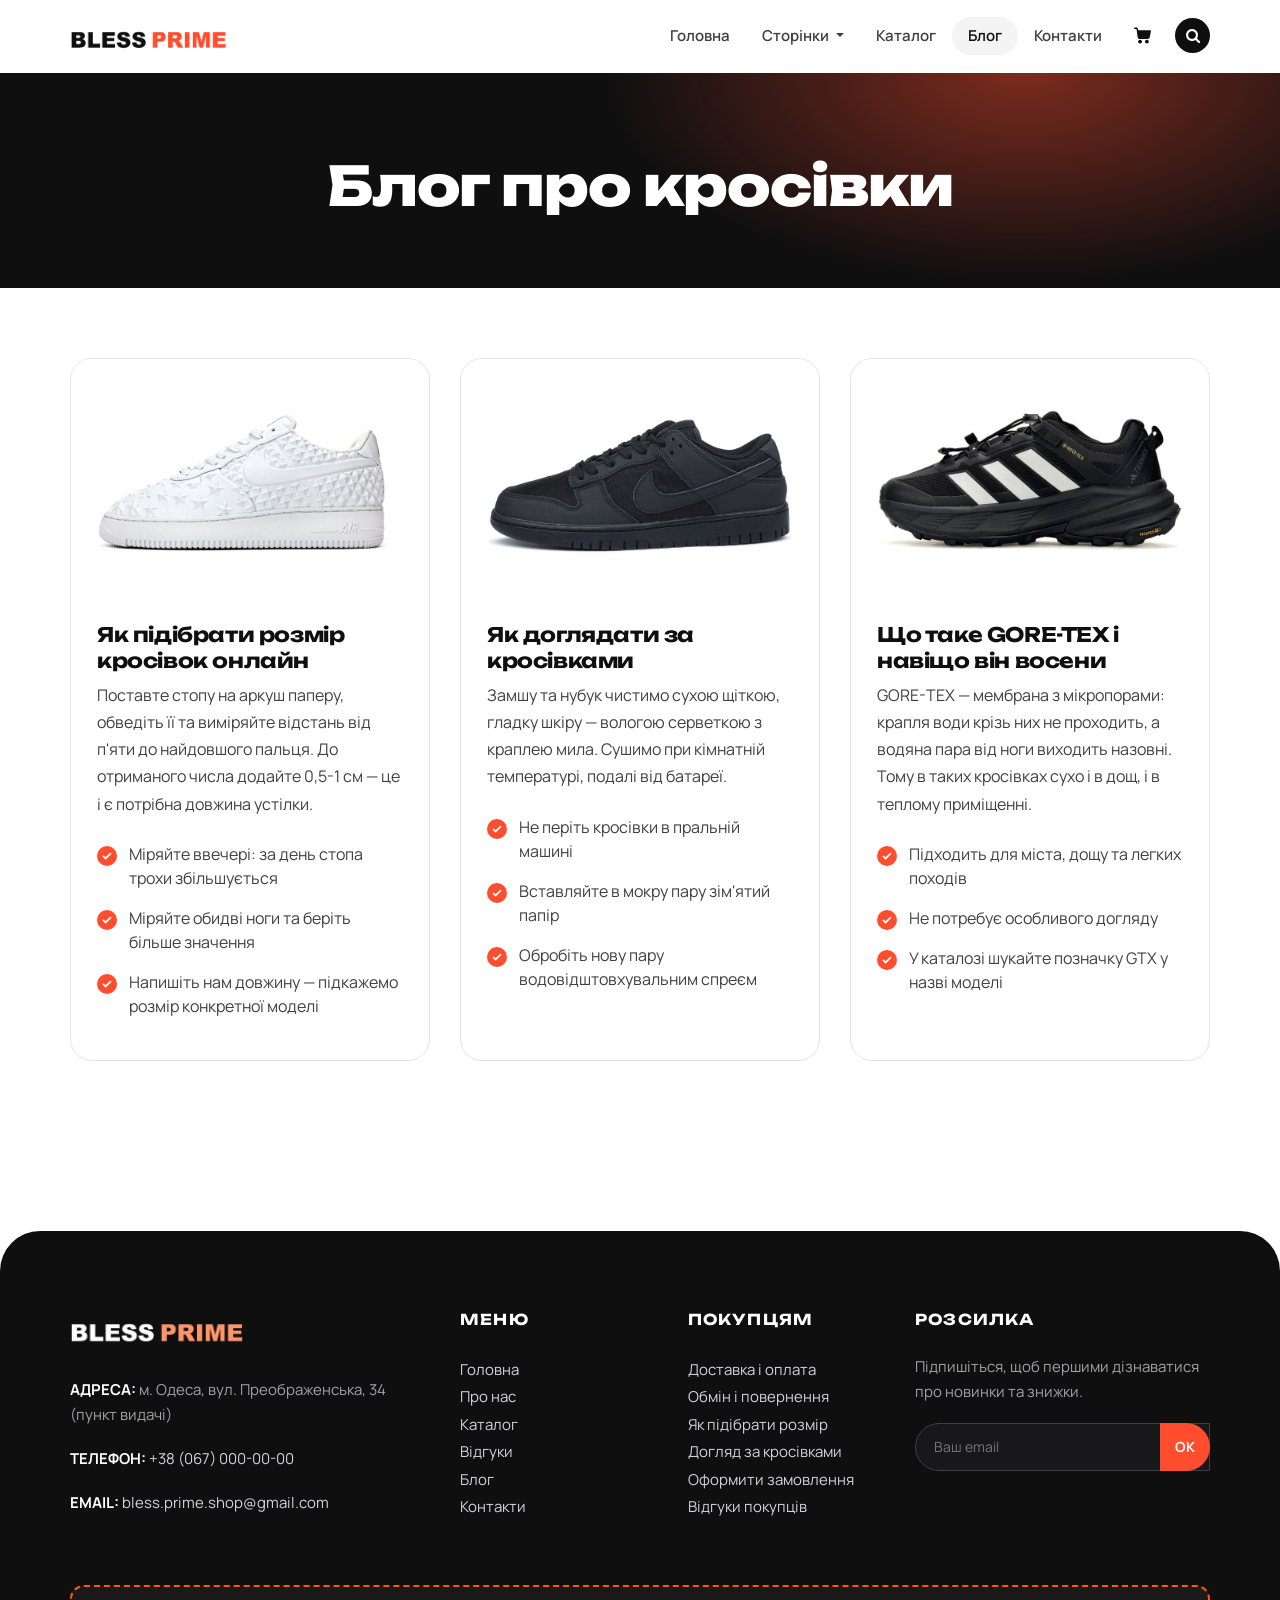
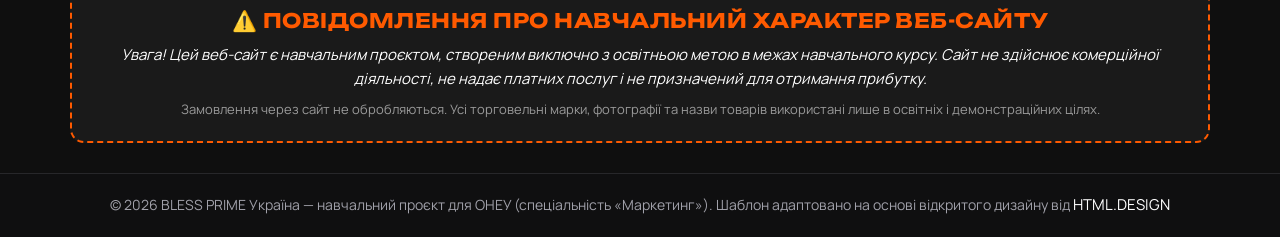
<file: blog_list.html>
<!DOCTYPE html>
<html lang="uk">
   <head>
      <!-- Basic -->
      <meta charset="utf-8" />
      <meta http-equiv="X-UA-Compatible" content="IE=edge" />
      <!-- Google tag (gtag.js) -->
      <script async src="https://www.googletagmanager.com/gtag/js?id=G-MB625M6DER"></script>
      <script>
        window.dataLayer = window.dataLayer || [];
        function gtag(){dataLayer.push(arguments);}
        gtag('js', new Date());

        gtag('config', 'G-MB625M6DER');
      </script>
      <!-- Microsoft Clarity -->
      <script type="text/javascript">
        (function(c,l,a,r,i,t,y){
          c[a]=c[a]||function(){(c[a].q=c[a].q||[]).push(arguments)};
          t=l.createElement(r);t.async=1;t.src="https://www.clarity.ms/tag/"+i;
          y=l.getElementsByTagName(r)[0];y.parentNode.insertBefore(t,y);
        })(window, document, "clarity", "script", "z7y7dl8y2n");
      </script>
      <!-- Mobile Metas -->
      <meta name="viewport" content="width=device-width, initial-scale=1, shrink-to-fit=no" />
      <!-- Site Metas -->
      <meta name="keywords" content="кросівки, купити кросівки, кросівки Одеса, Nike, Jordan, Adidas, Asics, Salomon, GORE-TEX, інтернет-магазин кросівок" />
      <meta name="description" content="Корисні статті: як виміряти стопу та підібрати розмір кросівок онлайн, як доглядати за замшею та що таке GORE-TEX." />
      <meta name="author" content="BLESS PRIME" />
      <link rel="shortcut icon" href="images/favicon.png" type="image/png">
      <title>Блог: як підібрати розмір і доглядати за кросівками | BLESS PRIME</title>
      <!-- fonts with cyrillic -->
      <link rel="preconnect" href="https://fonts.googleapis.com">
      <link rel="preconnect" href="https://fonts.gstatic.com" crossorigin>
      <link href="https://fonts.googleapis.com/css2?family=Manrope:wght@400;500;600;700;800&family=Unbounded:wght@500;700;800;900&display=swap" rel="stylesheet">
      <!-- bootstrap core css -->
      <link rel="stylesheet" type="text/css" href="css/bootstrap.css" />
      <!-- font awesome style -->
      <link href="css/font-awesome.min.css" rel="stylesheet" />
      <!-- Custom styles for this template -->
      <link href="css/style.css" rel="stylesheet" />
      <!-- responsive style -->
      <link href="css/responsive.css" rel="stylesheet" />
      <!-- BLESS PRIME styles -->
      <link href="css/prime.css" rel="stylesheet" />
   </head>
   <body>
      <div class="hero_area">
         <!-- header section strats -->
         <header class="header_section">
            <div class="container">
               <nav class="navbar navbar-expand-lg custom_nav-container ">
                  <a class="navbar-brand" href="index.html"><img width="250" src="images/logo-bless-prime.png" alt="BLESS PRIME — інтернет-магазин кросівок" /></a>
                  <button class="navbar-toggler" type="button" data-toggle="collapse" data-target="#navbarSupportedContent" aria-controls="navbarSupportedContent" aria-expanded="false" aria-label="Відкрити меню">
                  <span class=""> </span>
                  </button>
                  <div class="collapse navbar-collapse" id="navbarSupportedContent">
                     <ul class="navbar-nav">
                        <li class="nav-item">
                           <a class="nav-link" href="index.html">Головна</a>
                        </li>
                       <li class="nav-item dropdown">
                           <a class="nav-link dropdown-toggle" href="#" data-toggle="dropdown" role="button" aria-haspopup="true" aria-expanded="true"> <span class="nav-label">Сторінки <span class="caret"></span></span></a>
                           <ul class="dropdown-menu">
                              <li><a href="about.html">Про нас</a></li>
                              <li><a href="testimonial.html">Відгуки</a></li>
                           </ul>
                        </li>
                        <li class="nav-item">
                           <a class="nav-link" href="product.html">Каталог</a>
                        </li>
                        <li class="nav-item active">
                           <a class="nav-link" href="blog_list.html">Блог</a>
                        </li>
                        <li class="nav-item">
                           <a class="nav-link" href="contact.html">Контакти</a>
                        </li>
                        <li class="nav-item">
                           <a class="nav-link" href="contact.html" title="Оформити замовлення">
                              <svg version="1.1" id="Capa_1" xmlns="http://www.w3.org/2000/svg" xmlns:xlink="http://www.w3.org/1999/xlink" x="0px" y="0px" viewBox="0 0 456.029 456.029" style="enable-background:new 0 0 456.029 456.029;" xml:space="preserve">
                                 <g>
                                    <g>
                                       <path d="M345.6,338.862c-29.184,0-53.248,23.552-53.248,53.248c0,29.184,23.552,53.248,53.248,53.248
                                          c29.184,0,53.248-23.552,53.248-53.248C398.336,362.926,374.784,338.862,345.6,338.862z" />
                                    </g>
                                 </g>
                                 <g>
                                    <g>
                                       <path d="M439.296,84.91c-1.024,0-2.56-0.512-4.096-0.512H112.64l-5.12-34.304C104.448,27.566,84.992,10.67,61.952,10.67H20.48
                                          C9.216,10.67,0,19.886,0,31.15c0,11.264,9.216,20.48,20.48,20.48h41.472c2.56,0,4.608,2.048,5.12,4.608l31.744,216.064
                                          c4.096,27.136,27.648,47.616,55.296,47.616h212.992c26.624,0,49.664-18.944,55.296-45.056l33.28-166.4
                                          C457.728,97.71,450.56,86.958,439.296,84.91z" />
                                    </g>
                                 </g>
                                 <g>
                                    <g>
                                       <path d="M215.04,389.55c-1.024-28.16-24.576-50.688-52.736-50.688c-29.696,1.536-52.224,26.112-51.2,55.296
                                          c1.024,28.16,24.064,50.688,52.224,50.688h1.024C193.536,443.31,216.576,418.734,215.04,389.55z" />
                                    </g>
                                 </g>
                                 <g>
                                 </g>
                                 <g>
                                 </g>
                                 <g>
                                 </g>
                                 <g>
                                 </g>
                                 <g>
                                 </g>
                                 <g>
                                 </g>
                                 <g>
                                 </g>
                                 <g>
                                 </g>
                                 <g>
                                 </g>
                                 <g>
                                 </g>
                                 <g>
                                 </g>
                                 <g>
                                 </g>
                                 <g>
                                 </g>
                                 <g>
                                 </g>
                                 <g>
                                 </g>
                              </svg>
                           </a>
                        </li>
                        <form class="form-inline" action="product.html">
                           <button class="btn  my-2 my-sm-0 nav_search-btn" type="submit" title="Пошук">
                           <i class="fa fa-search" aria-hidden="true"></i>
                           </button>
                        </form>
                     </ul>
                  </div>
               </nav>
            </div>
         </header>
         <!-- end header section -->
      </div>
      <!-- inner page section -->
      <section class="inner_page_head">
         <div class="container_fuild">
            <div class="row">
               <div class="col-md-12">
                  <div class="full">
                     <h1>Блог про кросівки</h1>
                  </div>
               </div>
            </div>
         </div>
      </section>
      <!-- end inner page section -->
      <section class="blog_section layout_padding">
         <div class="container">
            <div class="row">
               <div class="col-lg-4 col-md-6" id="size">
                  <div class="blog_box">
                     <img src="images/blog-sneaker-size.jpg" alt="Як підібрати розмір кросівок онлайн">
                     <div class="blog_detail">
                        <h2>Як підібрати розмір кросівок онлайн</h2>
                        <p>Поставте стопу на аркуш паперу, обведіть її та виміряйте відстань від п'яти до найдовшого пальця. До отриманого числа додайте 0,5-1 см — це і є потрібна довжина устілки.</p>
                        <ul>
                        <li>Міряйте ввечері: за день стопа трохи збільшується</li>
                        <li>Міряйте обидві ноги та беріть більше значення</li>
                        <li>Напишіть нам довжину — підкажемо розмір конкретної моделі</li>
                        </ul>
                     </div>
                  </div>
               </div>
               <div class="col-lg-4 col-md-6" id="care">
                  <div class="blog_box">
                     <img src="images/blog-sneaker-care.jpg" alt="Як доглядати за кросівками">
                     <div class="blog_detail">
                        <h2>Як доглядати за кросівками</h2>
                        <p>Замшу та нубук чистимо сухою щіткою, гладку шкіру — вологою серветкою з краплею мила. Сушимо при кімнатній температурі, подалі від батареї.</p>
                        <ul>
                        <li>Не періть кросівки в пральній машині</li>
                        <li>Вставляйте в мокру пару зім'ятий папір</li>
                        <li>Обробіть нову пару водовідштовхувальним спреєм</li>
                        </ul>
                     </div>
                  </div>
               </div>
               <div class="col-lg-4 col-md-6" id="gtx">
                  <div class="blog_box">
                     <img src="images/blog-gore-tex.jpg" alt="Що таке GORE-TEX і навіщо він восени">
                     <div class="blog_detail">
                        <h2>Що таке GORE-TEX і навіщо він восени</h2>
                        <p>GORE-TEX — мембрана з мікропорами: крапля води крізь них не проходить, а водяна пара від ноги виходить назовні. Тому в таких кросівках сухо і в дощ, і в теплому приміщенні.</p>
                        <ul>
                        <li>Підходить для міста, дощу та легких походів</li>
                        <li>Не потребує особливого догляду</li>
                        <li>У каталозі шукайте позначку GTX у назві моделі</li>
                        </ul>
                     </div>
                  </div>
               </div>
            </div>
         </div>
      </section>
      <!-- footer start -->
      <footer>
         <div class="container">
            <div class="row">
               <div class="col-md-4">
                   <div class="full">
                      <div class="logo_footer">
                        <a href="index.html"><img width="210" src="images/logo-bless-prime.png" alt="BLESS PRIME" /></a>
                      </div>
                      <div class="information_f">
                        <p><strong>АДРЕСА:</strong> м. Одеса, вул. Преображенська, 34 (пункт видачі)</p>
                        <p><strong>ТЕЛЕФОН:</strong> <a href="tel:+380670000000">+38 (067) 000-00-00</a></p>
                        <p><strong>EMAIL:</strong> <a href="mailto:bless.prime.shop@gmail.com">bless.prime.shop@gmail.com</a></p>
                      </div>
                   </div>
               </div>
               <div class="col-md-8">
                  <div class="row">
                  <div class="col-md-7">
                     <div class="row">
                        <div class="col-md-6">
                     <div class="widget_menu">
                        <h3>Меню</h3>
                        <ul>
                           <li><a href="index.html">Головна</a></li>
                           <li><a href="about.html">Про нас</a></li>
                           <li><a href="product.html">Каталог</a></li>
                           <li><a href="testimonial.html">Відгуки</a></li>
                           <li><a href="blog_list.html">Блог</a></li>
                           <li><a href="contact.html">Контакти</a></li>
                        </ul>
                     </div>
                  </div>
                  <div class="col-md-6">
                     <div class="widget_menu">
                        <h3>Покупцям</h3>
                        <ul>
                           <li><a href="about.html#delivery">Доставка і оплата</a></li>
                           <li><a href="about.html#delivery">Обмін і повернення</a></li>
                           <li><a href="blog_list.html#size">Як підібрати розмір</a></li>
                           <li><a href="blog_list.html#care">Догляд за кросівками</a></li>
                           <li><a href="contact.html">Оформити замовлення</a></li>
                           <li><a href="testimonial.html">Відгуки покупців</a></li>
                        </ul>
                     </div>
                  </div>
                     </div>
                  </div>
                  <div class="col-md-5">
                     <div class="widget_menu">
                        <h3>Розсилка</h3>
                        <div class="information_f">
                          <p>Підпишіться, щоб першими дізнаватися про новинки та знижки.</p>
                        </div>
                        <div class="form_sub">
                           <form action="index.html">
                              <fieldset>
                                 <div class="field">
                                    <input type="email" placeholder="Ваш email" name="email" required />
                                    <input type="submit" value="OK" />
                                 </div>
                              </fieldset>
                           </form>
                        </div>
                     </div>
                  </div>
                  </div>
               </div>
            </div>
         </div>
      </footer>
      <!-- footer end -->
      <div class="edu_notice_wrap">
         <div class="container">
            <div class="edu_notice">
               <h4>⚠️ Повідомлення про навчальний характер веб-сайту</h4>
               <p><i>Увага! Цей веб-сайт є навчальним проєктом, створеним виключно з освітньою метою в межах навчального курсу. Сайт не здійснює комерційної діяльності, не надає платних послуг і не призначений для отримання прибутку.</i></p>
               <p class="edu_more">Замовлення через сайт не обробляються. Усі торговельні марки, фотографії та назви товарів використані лише в освітніх і демонстраційних цілях.</p>
            </div>
         </div>
      </div>
      <div class="cpy_">
         <p>© 2026 BLESS PRIME Україна — навчальний проєкт для ОНЕУ (спеціальність «Маркетинг»). Шаблон адаптовано на основі відкритого дизайну від <a href="https://html.design/" target="_blank" rel="noopener">HTML.DESIGN</a></p>
      </div>
      <!-- jQery -->
      <script src="js/jquery-3.4.1.min.js"></script>
      <!-- popper js -->
      <script src="js/popper.min.js"></script>
      <!-- bootstrap js -->
      <script src="js/bootstrap.js"></script>
      <!-- custom js -->
      <script src="js/custom.js"></script>
      <!-- BLESS PRIME js -->
      <script src="js/prime.js"></script>
   </body>
</html>
</file>
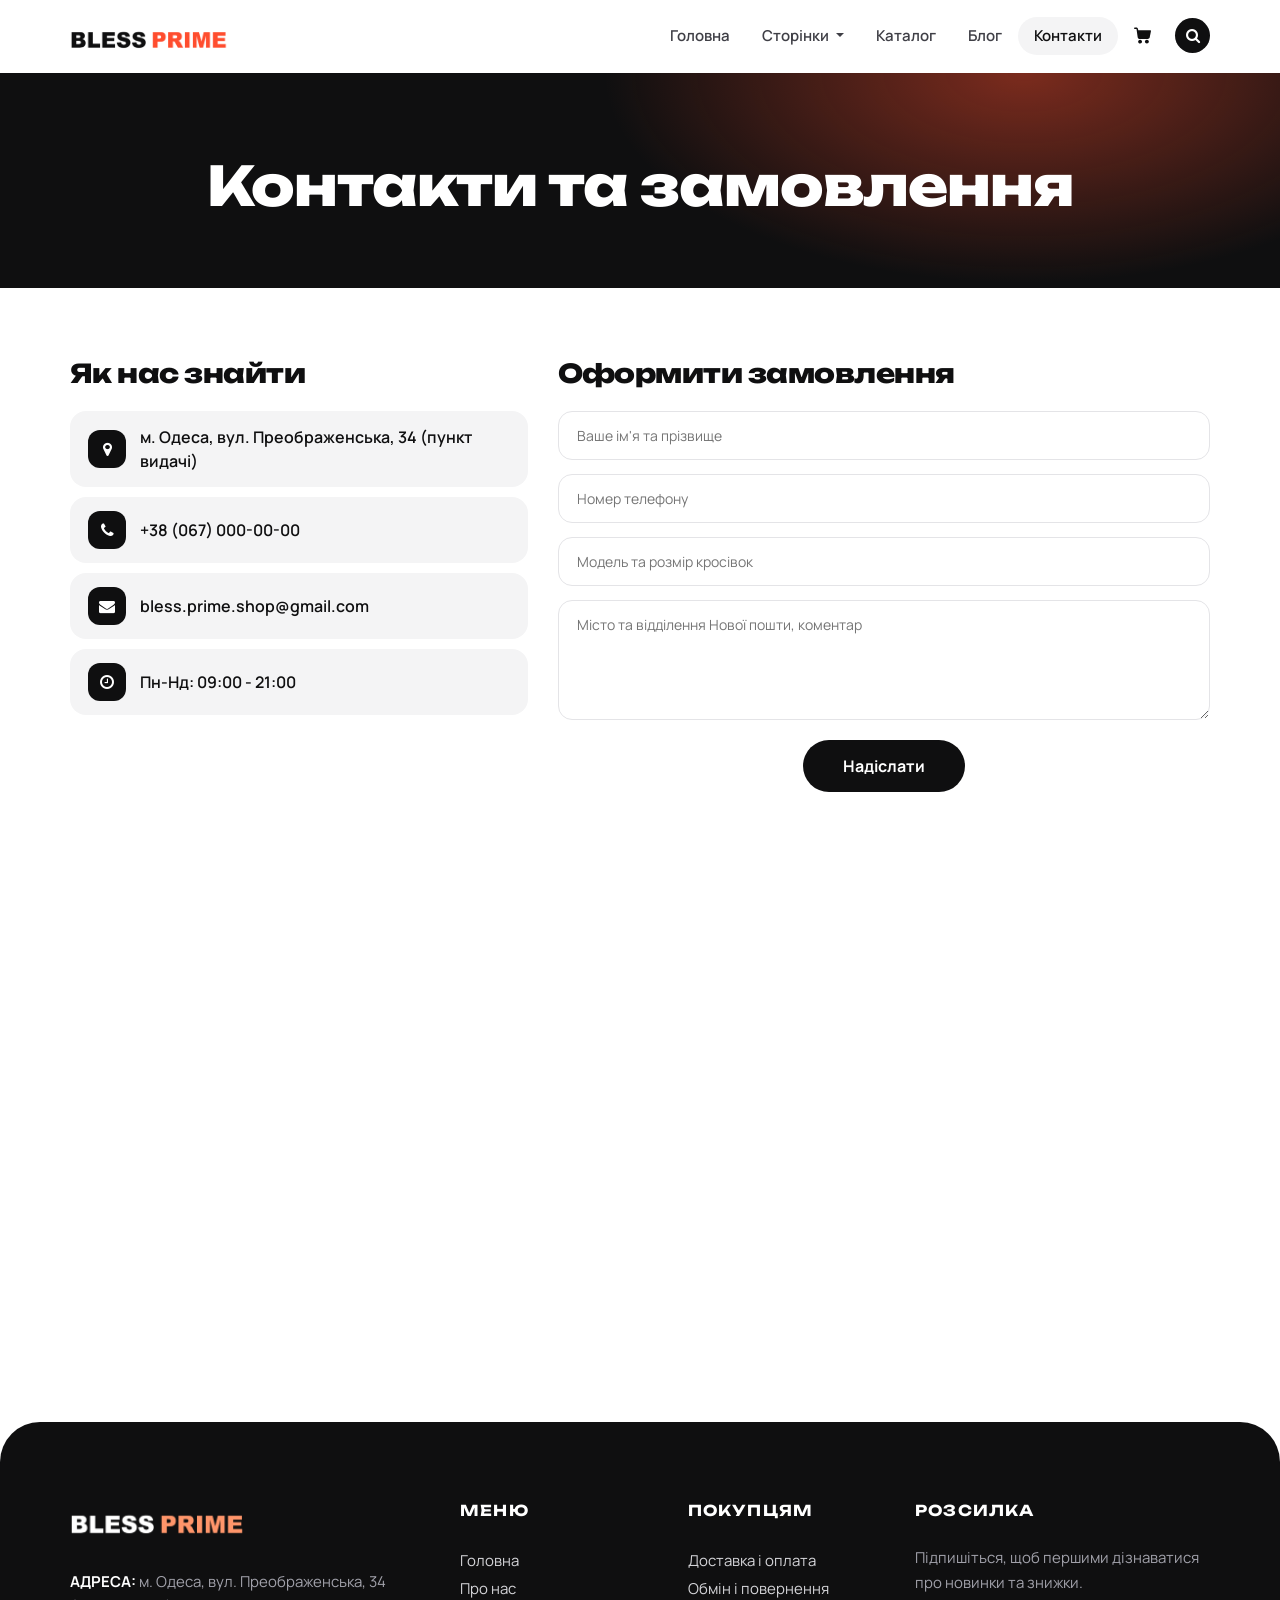
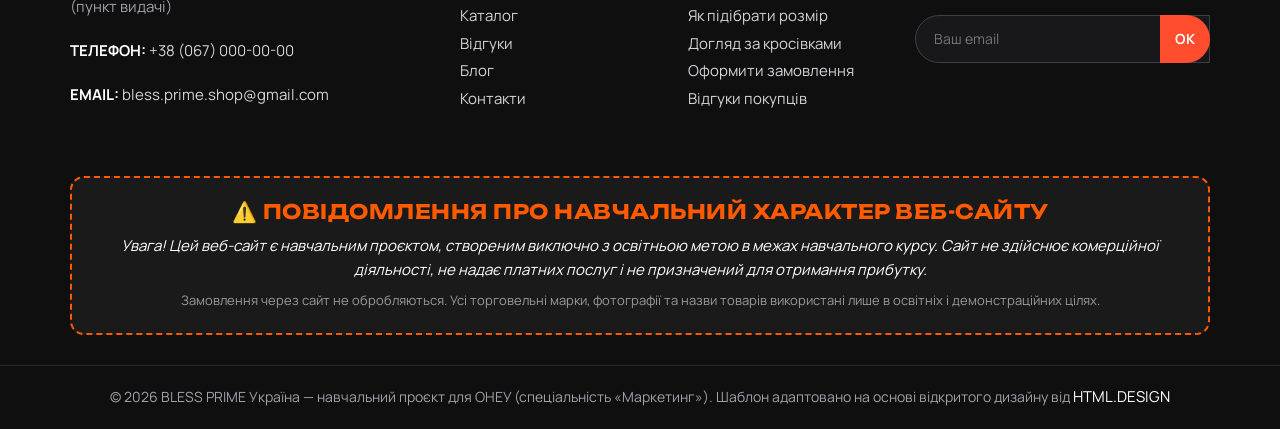
<file: contact.html>
<!DOCTYPE html>
<html lang="uk">
   <head>
      <!-- Basic -->
      <meta charset="utf-8" />
      <meta http-equiv="X-UA-Compatible" content="IE=edge" />
      <!-- Google tag (gtag.js) -->
      <script async src="https://www.googletagmanager.com/gtag/js?id=G-MB625M6DER"></script>
      <script>
        window.dataLayer = window.dataLayer || [];
        function gtag(){dataLayer.push(arguments);}
        gtag('js', new Date());

        gtag('config', 'G-MB625M6DER');
      </script>
      <!-- Microsoft Clarity -->
      <script type="text/javascript">
        (function(c,l,a,r,i,t,y){
          c[a]=c[a]||function(){(c[a].q=c[a].q||[]).push(arguments)};
          t=l.createElement(r);t.async=1;t.src="https://www.clarity.ms/tag/"+i;
          y=l.getElementsByTagName(r)[0];y.parentNode.insertBefore(t,y);
        })(window, document, "clarity", "script", "z7y7dl8y2n");
      </script>
      <!-- Mobile Metas -->
      <meta name="viewport" content="width=device-width, initial-scale=1, shrink-to-fit=no" />
      <!-- Site Metas -->
      <meta name="keywords" content="кросівки, купити кросівки, кросівки Одеса, Nike, Jordan, Adidas, Asics, Salomon, GORE-TEX, інтернет-магазин кросівок" />
      <meta name="description" content="Телефон, адреса та карта магазину кросівок BLESS PRIME в Одесі. Залиште заявку — передзвонимо та допоможемо з розміром." />
      <meta name="author" content="BLESS PRIME" />
      <link rel="shortcut icon" href="images/favicon.png" type="image/png">
      <title>Контакти та оформлення замовлення | BLESS PRIME</title>
      <!-- fonts with cyrillic -->
      <link rel="preconnect" href="https://fonts.googleapis.com">
      <link rel="preconnect" href="https://fonts.gstatic.com" crossorigin>
      <link href="https://fonts.googleapis.com/css2?family=Manrope:wght@400;500;600;700;800&family=Unbounded:wght@500;700;800;900&display=swap" rel="stylesheet">
      <!-- bootstrap core css -->
      <link rel="stylesheet" type="text/css" href="css/bootstrap.css" />
      <!-- font awesome style -->
      <link href="css/font-awesome.min.css" rel="stylesheet" />
      <!-- Custom styles for this template -->
      <link href="css/style.css" rel="stylesheet" />
      <!-- responsive style -->
      <link href="css/responsive.css" rel="stylesheet" />
      <!-- BLESS PRIME styles -->
      <link href="css/prime.css" rel="stylesheet" />
   </head>
   <body>
      <div class="hero_area">
         <!-- header section strats -->
         <header class="header_section">
            <div class="container">
               <nav class="navbar navbar-expand-lg custom_nav-container ">
                  <a class="navbar-brand" href="index.html"><img width="250" src="images/logo-bless-prime.png" alt="BLESS PRIME — інтернет-магазин кросівок" /></a>
                  <button class="navbar-toggler" type="button" data-toggle="collapse" data-target="#navbarSupportedContent" aria-controls="navbarSupportedContent" aria-expanded="false" aria-label="Відкрити меню">
                  <span class=""> </span>
                  </button>
                  <div class="collapse navbar-collapse" id="navbarSupportedContent">
                     <ul class="navbar-nav">
                        <li class="nav-item">
                           <a class="nav-link" href="index.html">Головна</a>
                        </li>
                       <li class="nav-item dropdown">
                           <a class="nav-link dropdown-toggle" href="#" data-toggle="dropdown" role="button" aria-haspopup="true" aria-expanded="true"> <span class="nav-label">Сторінки <span class="caret"></span></span></a>
                           <ul class="dropdown-menu">
                              <li><a href="about.html">Про нас</a></li>
                              <li><a href="testimonial.html">Відгуки</a></li>
                           </ul>
                        </li>
                        <li class="nav-item">
                           <a class="nav-link" href="product.html">Каталог</a>
                        </li>
                        <li class="nav-item">
                           <a class="nav-link" href="blog_list.html">Блог</a>
                        </li>
                        <li class="nav-item active">
                           <a class="nav-link" href="contact.html">Контакти</a>
                        </li>
                        <li class="nav-item">
                           <a class="nav-link" href="contact.html" title="Оформити замовлення">
                              <svg version="1.1" id="Capa_1" xmlns="http://www.w3.org/2000/svg" xmlns:xlink="http://www.w3.org/1999/xlink" x="0px" y="0px" viewBox="0 0 456.029 456.029" style="enable-background:new 0 0 456.029 456.029;" xml:space="preserve">
                                 <g>
                                    <g>
                                       <path d="M345.6,338.862c-29.184,0-53.248,23.552-53.248,53.248c0,29.184,23.552,53.248,53.248,53.248
                                          c29.184,0,53.248-23.552,53.248-53.248C398.336,362.926,374.784,338.862,345.6,338.862z" />
                                    </g>
                                 </g>
                                 <g>
                                    <g>
                                       <path d="M439.296,84.91c-1.024,0-2.56-0.512-4.096-0.512H112.64l-5.12-34.304C104.448,27.566,84.992,10.67,61.952,10.67H20.48
                                          C9.216,10.67,0,19.886,0,31.15c0,11.264,9.216,20.48,20.48,20.48h41.472c2.56,0,4.608,2.048,5.12,4.608l31.744,216.064
                                          c4.096,27.136,27.648,47.616,55.296,47.616h212.992c26.624,0,49.664-18.944,55.296-45.056l33.28-166.4
                                          C457.728,97.71,450.56,86.958,439.296,84.91z" />
                                    </g>
                                 </g>
                                 <g>
                                    <g>
                                       <path d="M215.04,389.55c-1.024-28.16-24.576-50.688-52.736-50.688c-29.696,1.536-52.224,26.112-51.2,55.296
                                          c1.024,28.16,24.064,50.688,52.224,50.688h1.024C193.536,443.31,216.576,418.734,215.04,389.55z" />
                                    </g>
                                 </g>
                                 <g>
                                 </g>
                                 <g>
                                 </g>
                                 <g>
                                 </g>
                                 <g>
                                 </g>
                                 <g>
                                 </g>
                                 <g>
                                 </g>
                                 <g>
                                 </g>
                                 <g>
                                 </g>
                                 <g>
                                 </g>
                                 <g>
                                 </g>
                                 <g>
                                 </g>
                                 <g>
                                 </g>
                                 <g>
                                 </g>
                                 <g>
                                 </g>
                                 <g>
                                 </g>
                              </svg>
                           </a>
                        </li>
                        <form class="form-inline" action="product.html">
                           <button class="btn  my-2 my-sm-0 nav_search-btn" type="submit" title="Пошук">
                           <i class="fa fa-search" aria-hidden="true"></i>
                           </button>
                        </form>
                     </ul>
                  </div>
               </nav>
            </div>
         </header>
         <!-- end header section -->
      </div>
      <!-- inner page section -->
      <section class="inner_page_head">
         <div class="container_fuild">
            <div class="row">
               <div class="col-md-12">
                  <div class="full">
                     <h1>Контакти та замовлення</h1>
                  </div>
               </div>
            </div>
         </div>
      </section>
      <!-- end inner page section -->
      <!-- contact section -->
      <section class="why_section layout_padding">
         <div class="container">
            <div class="row">
               <div class="col-lg-5">
                  <div class="contact_info">
                     <h2>Як нас знайти</h2>
                     <ul>
                        <li><i class="fa fa-map-marker" aria-hidden="true"></i> м. Одеса, вул. Преображенська, 34 (пункт видачі)</li>
                        <li><i class="fa fa-phone" aria-hidden="true"></i> <a href="tel:+380670000000">+38 (067) 000-00-00</a></li>
                        <li><i class="fa fa-envelope" aria-hidden="true"></i> <a href="mailto:bless.prime.shop@gmail.com">bless.prime.shop@gmail.com</a></li>
                        <li><i class="fa fa-clock-o" aria-hidden="true"></i> Пн-Нд: 09:00 - 21:00</li>
                     </ul>
                  </div>
               </div>
               <div class="col-lg-7">
                  <div class="full">
                     <h2>Оформити замовлення</h2>
                     <form action="index.html">
                        <fieldset>
                           <input type="text" placeholder="Ваше ім'я та прізвище" name="name" required />
                           <input type="tel" placeholder="Номер телефону" name="phone" required />
                           <input type="text" placeholder="Модель та розмір кросівок" name="subject" required />
                           <textarea placeholder="Місто та відділення Нової пошти, коментар"></textarea>
                           <input type="submit" value="Надіслати" />
                        </fieldset>
                     </form>
                  </div>
               </div>
            </div>
         </div>
      </section>
      <!-- end contact section -->
      <!-- map section -->
      <section class="map_section">
         <iframe src="https://maps.google.com/maps?q=%D0%9E%D0%B4%D0%B5%D1%81%D0%B0%2C%20%D0%B2%D1%83%D0%BB.%20%D0%9F%D1%80%D0%B5%D0%BE%D0%B1%D1%80%D0%B0%D0%B6%D0%B5%D0%BD%D1%81%D1%8C%D0%BA%D0%B0%2C%2034&z=15&output=embed" title="Карта: BLESS PRIME, Одеса" loading="lazy" allowfullscreen></iframe>
      </section>
      <!-- end map section -->
      <!-- footer start -->
      <footer>
         <div class="container">
            <div class="row">
               <div class="col-md-4">
                   <div class="full">
                      <div class="logo_footer">
                        <a href="index.html"><img width="210" src="images/logo-bless-prime.png" alt="BLESS PRIME" /></a>
                      </div>
                      <div class="information_f">
                        <p><strong>АДРЕСА:</strong> м. Одеса, вул. Преображенська, 34 (пункт видачі)</p>
                        <p><strong>ТЕЛЕФОН:</strong> <a href="tel:+380670000000">+38 (067) 000-00-00</a></p>
                        <p><strong>EMAIL:</strong> <a href="mailto:bless.prime.shop@gmail.com">bless.prime.shop@gmail.com</a></p>
                      </div>
                   </div>
               </div>
               <div class="col-md-8">
                  <div class="row">
                  <div class="col-md-7">
                     <div class="row">
                        <div class="col-md-6">
                     <div class="widget_menu">
                        <h3>Меню</h3>
                        <ul>
                           <li><a href="index.html">Головна</a></li>
                           <li><a href="about.html">Про нас</a></li>
                           <li><a href="product.html">Каталог</a></li>
                           <li><a href="testimonial.html">Відгуки</a></li>
                           <li><a href="blog_list.html">Блог</a></li>
                           <li><a href="contact.html">Контакти</a></li>
                        </ul>
                     </div>
                  </div>
                  <div class="col-md-6">
                     <div class="widget_menu">
                        <h3>Покупцям</h3>
                        <ul>
                           <li><a href="about.html#delivery">Доставка і оплата</a></li>
                           <li><a href="about.html#delivery">Обмін і повернення</a></li>
                           <li><a href="blog_list.html#size">Як підібрати розмір</a></li>
                           <li><a href="blog_list.html#care">Догляд за кросівками</a></li>
                           <li><a href="contact.html">Оформити замовлення</a></li>
                           <li><a href="testimonial.html">Відгуки покупців</a></li>
                        </ul>
                     </div>
                  </div>
                     </div>
                  </div>
                  <div class="col-md-5">
                     <div class="widget_menu">
                        <h3>Розсилка</h3>
                        <div class="information_f">
                          <p>Підпишіться, щоб першими дізнаватися про новинки та знижки.</p>
                        </div>
                        <div class="form_sub">
                           <form action="index.html">
                              <fieldset>
                                 <div class="field">
                                    <input type="email" placeholder="Ваш email" name="email" required />
                                    <input type="submit" value="OK" />
                                 </div>
                              </fieldset>
                           </form>
                        </div>
                     </div>
                  </div>
                  </div>
               </div>
            </div>
         </div>
      </footer>
      <!-- footer end -->
      <div class="edu_notice_wrap">
         <div class="container">
            <div class="edu_notice">
               <h4>⚠️ Повідомлення про навчальний характер веб-сайту</h4>
               <p><i>Увага! Цей веб-сайт є навчальним проєктом, створеним виключно з освітньою метою в межах навчального курсу. Сайт не здійснює комерційної діяльності, не надає платних послуг і не призначений для отримання прибутку.</i></p>
               <p class="edu_more">Замовлення через сайт не обробляються. Усі торговельні марки, фотографії та назви товарів використані лише в освітніх і демонстраційних цілях.</p>
            </div>
         </div>
      </div>
      <div class="cpy_">
         <p>© 2026 BLESS PRIME Україна — навчальний проєкт для ОНЕУ (спеціальність «Маркетинг»). Шаблон адаптовано на основі відкритого дизайну від <a href="https://html.design/" target="_blank" rel="noopener">HTML.DESIGN</a></p>
      </div>
      <!-- jQery -->
      <script src="js/jquery-3.4.1.min.js"></script>
      <!-- popper js -->
      <script src="js/popper.min.js"></script>
      <!-- bootstrap js -->
      <script src="js/bootstrap.js"></script>
      <!-- custom js -->
      <script src="js/custom.js"></script>
      <!-- BLESS PRIME js -->
      <script src="js/prime.js"></script>
   </body>
</html>
</file>
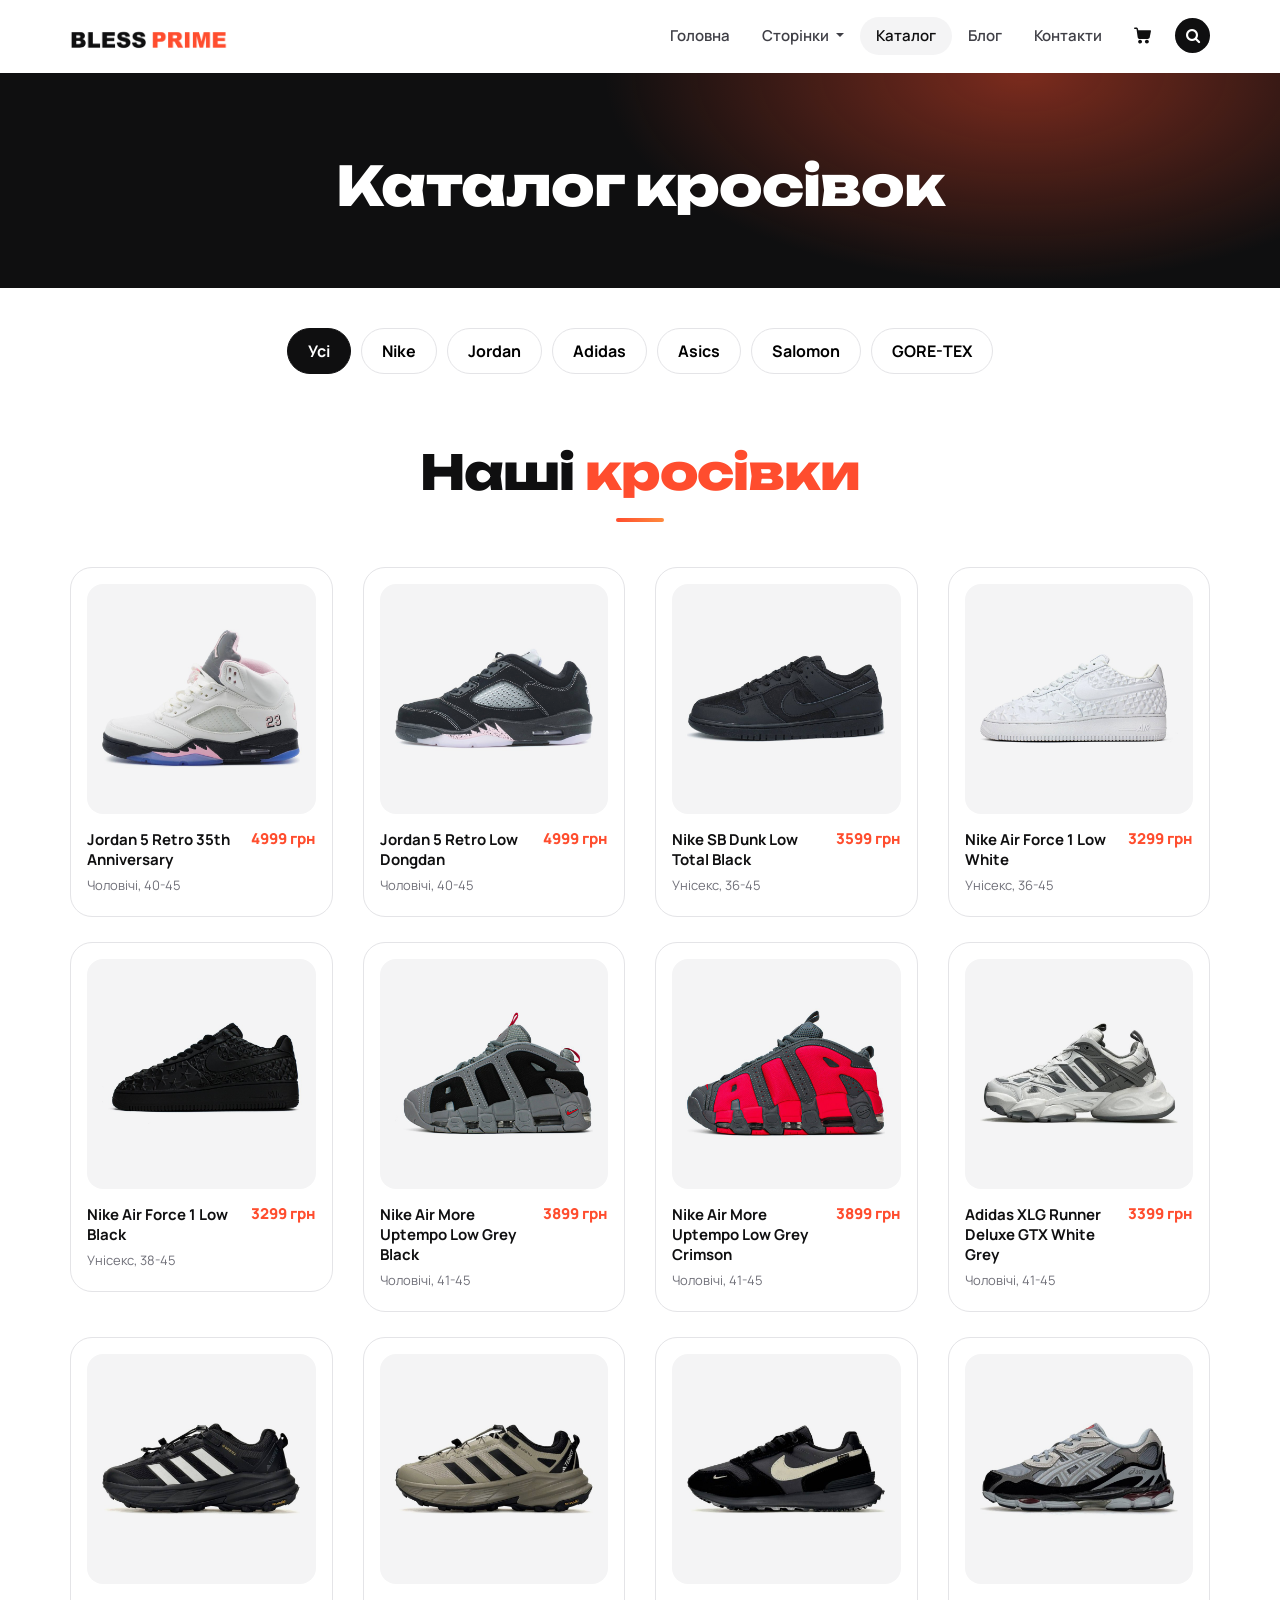
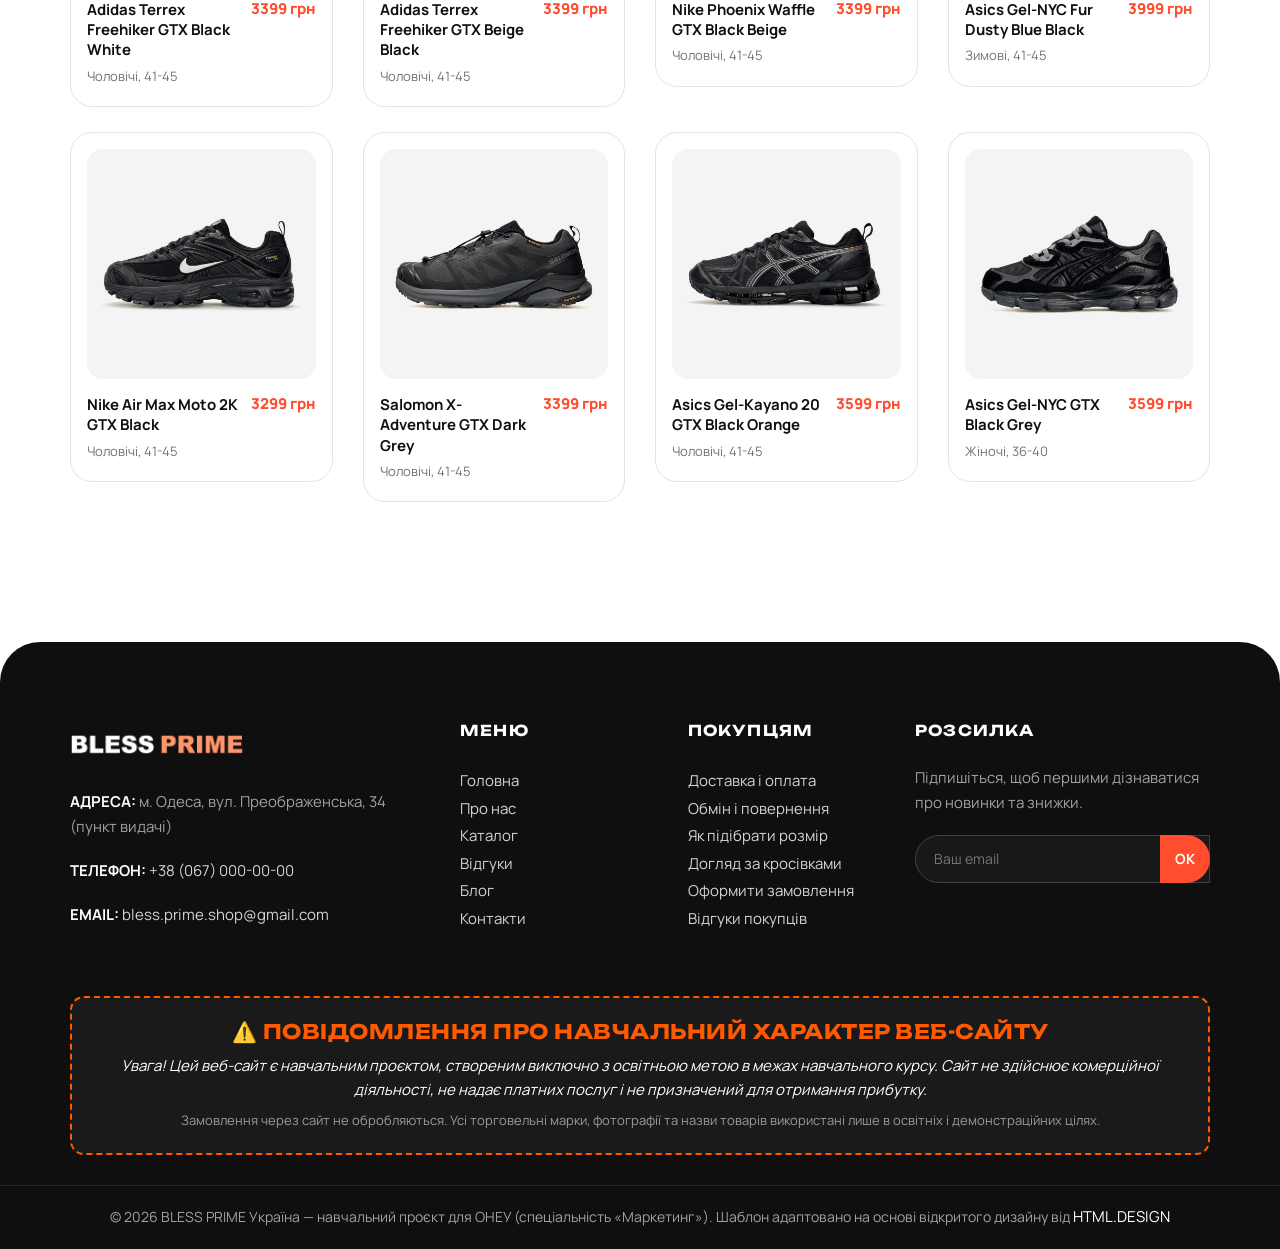
<file: product.html>
<!DOCTYPE html>
<html lang="uk">
   <head>
      <!-- Basic -->
      <meta charset="utf-8" />
      <meta http-equiv="X-UA-Compatible" content="IE=edge" />
      <!-- Google tag (gtag.js) -->
      <script async src="https://www.googletagmanager.com/gtag/js?id=G-MB625M6DER"></script>
      <script>
        window.dataLayer = window.dataLayer || [];
        function gtag(){dataLayer.push(arguments);}
        gtag('js', new Date());

        gtag('config', 'G-MB625M6DER');
      </script>
      <!-- Microsoft Clarity -->
      <script type="text/javascript">
        (function(c,l,a,r,i,t,y){
          c[a]=c[a]||function(){(c[a].q=c[a].q||[]).push(arguments)};
          t=l.createElement(r);t.async=1;t.src="https://www.clarity.ms/tag/"+i;
          y=l.getElementsByTagName(r)[0];y.parentNode.insertBefore(t,y);
        })(window, document, "clarity", "script", "z7y7dl8y2n");
      </script>
      <!-- Mobile Metas -->
      <meta name="viewport" content="width=device-width, initial-scale=1, shrink-to-fit=no" />
      <!-- Site Metas -->
      <meta name="keywords" content="кросівки, купити кросівки, кросівки Одеса, Nike, Jordan, Adidas, Asics, Salomon, GORE-TEX, інтернет-магазин кросівок" />
      <meta name="description" content="Каталог кросівок з цінами: Air Force 1, Jordan 5, SB Dunk, Adidas Terrex GTX, Asics Gel-NYC, Salomon. Розміри 36-47, доставка по Україні." />
      <meta name="author" content="BLESS PRIME" />
      <link rel="shortcut icon" href="images/favicon.png" type="image/png">
      <title>Каталог кросівок Nike, Jordan, Adidas, Asics | BLESS PRIME</title>
      <!-- fonts with cyrillic -->
      <link rel="preconnect" href="https://fonts.googleapis.com">
      <link rel="preconnect" href="https://fonts.gstatic.com" crossorigin>
      <link href="https://fonts.googleapis.com/css2?family=Manrope:wght@400;500;600;700;800&family=Unbounded:wght@500;700;800;900&display=swap" rel="stylesheet">
      <!-- bootstrap core css -->
      <link rel="stylesheet" type="text/css" href="css/bootstrap.css" />
      <!-- font awesome style -->
      <link href="css/font-awesome.min.css" rel="stylesheet" />
      <!-- Custom styles for this template -->
      <link href="css/style.css" rel="stylesheet" />
      <!-- responsive style -->
      <link href="css/responsive.css" rel="stylesheet" />
      <!-- BLESS PRIME styles -->
      <link href="css/prime.css" rel="stylesheet" />
   </head>
   <body>
      <div class="hero_area">
         <!-- header section strats -->
         <header class="header_section">
            <div class="container">
               <nav class="navbar navbar-expand-lg custom_nav-container ">
                  <a class="navbar-brand" href="index.html"><img width="250" src="images/logo-bless-prime.png" alt="BLESS PRIME — інтернет-магазин кросівок" /></a>
                  <button class="navbar-toggler" type="button" data-toggle="collapse" data-target="#navbarSupportedContent" aria-controls="navbarSupportedContent" aria-expanded="false" aria-label="Відкрити меню">
                  <span class=""> </span>
                  </button>
                  <div class="collapse navbar-collapse" id="navbarSupportedContent">
                     <ul class="navbar-nav">
                        <li class="nav-item">
                           <a class="nav-link" href="index.html">Головна</a>
                        </li>
                       <li class="nav-item dropdown">
                           <a class="nav-link dropdown-toggle" href="#" data-toggle="dropdown" role="button" aria-haspopup="true" aria-expanded="true"> <span class="nav-label">Сторінки <span class="caret"></span></span></a>
                           <ul class="dropdown-menu">
                              <li><a href="about.html">Про нас</a></li>
                              <li><a href="testimonial.html">Відгуки</a></li>
                           </ul>
                        </li>
                        <li class="nav-item active">
                           <a class="nav-link" href="product.html">Каталог</a>
                        </li>
                        <li class="nav-item">
                           <a class="nav-link" href="blog_list.html">Блог</a>
                        </li>
                        <li class="nav-item">
                           <a class="nav-link" href="contact.html">Контакти</a>
                        </li>
                        <li class="nav-item">
                           <a class="nav-link" href="contact.html" title="Оформити замовлення">
                              <svg version="1.1" id="Capa_1" xmlns="http://www.w3.org/2000/svg" xmlns:xlink="http://www.w3.org/1999/xlink" x="0px" y="0px" viewBox="0 0 456.029 456.029" style="enable-background:new 0 0 456.029 456.029;" xml:space="preserve">
                                 <g>
                                    <g>
                                       <path d="M345.6,338.862c-29.184,0-53.248,23.552-53.248,53.248c0,29.184,23.552,53.248,53.248,53.248
                                          c29.184,0,53.248-23.552,53.248-53.248C398.336,362.926,374.784,338.862,345.6,338.862z" />
                                    </g>
                                 </g>
                                 <g>
                                    <g>
                                       <path d="M439.296,84.91c-1.024,0-2.56-0.512-4.096-0.512H112.64l-5.12-34.304C104.448,27.566,84.992,10.67,61.952,10.67H20.48
                                          C9.216,10.67,0,19.886,0,31.15c0,11.264,9.216,20.48,20.48,20.48h41.472c2.56,0,4.608,2.048,5.12,4.608l31.744,216.064
                                          c4.096,27.136,27.648,47.616,55.296,47.616h212.992c26.624,0,49.664-18.944,55.296-45.056l33.28-166.4
                                          C457.728,97.71,450.56,86.958,439.296,84.91z" />
                                    </g>
                                 </g>
                                 <g>
                                    <g>
                                       <path d="M215.04,389.55c-1.024-28.16-24.576-50.688-52.736-50.688c-29.696,1.536-52.224,26.112-51.2,55.296
                                          c1.024,28.16,24.064,50.688,52.224,50.688h1.024C193.536,443.31,216.576,418.734,215.04,389.55z" />
                                    </g>
                                 </g>
                                 <g>
                                 </g>
                                 <g>
                                 </g>
                                 <g>
                                 </g>
                                 <g>
                                 </g>
                                 <g>
                                 </g>
                                 <g>
                                 </g>
                                 <g>
                                 </g>
                                 <g>
                                 </g>
                                 <g>
                                 </g>
                                 <g>
                                 </g>
                                 <g>
                                 </g>
                                 <g>
                                 </g>
                                 <g>
                                 </g>
                                 <g>
                                 </g>
                                 <g>
                                 </g>
                              </svg>
                           </a>
                        </li>
                        <form class="form-inline" action="product.html">
                           <button class="btn  my-2 my-sm-0 nav_search-btn" type="submit" title="Пошук">
                           <i class="fa fa-search" aria-hidden="true"></i>
                           </button>
                        </form>
                     </ul>
                  </div>
               </nav>
            </div>
         </header>
         <!-- end header section -->
      </div>
      <!-- inner page section -->
      <section class="inner_page_head">
         <div class="container_fuild">
            <div class="row">
               <div class="col-md-12">
                  <div class="full">
                     <h1>Каталог кросівок</h1>
                  </div>
               </div>
            </div>
         </div>
      </section>
      <!-- end inner page section -->
      <section class="catalog_filter">
         <div class="container">
            <div class="filter_box">
               <button class="filter_btn active" data-filter="all">Усі</button>
               <button class="filter_btn" data-filter="nike">Nike</button>
               <button class="filter_btn" data-filter="jordan">Jordan</button>
               <button class="filter_btn" data-filter="adidas">Adidas</button>
               <button class="filter_btn" data-filter="asics">Asics</button>
               <button class="filter_btn" data-filter="salomon">Salomon</button>
               <button class="filter_btn" data-filter="gtx">GORE-TEX</button>
            </div>
         </div>
      </section>
      <!-- product section -->
      <section class="product_section layout_padding">
         <div class="container">
            <div class="heading_container heading_center">
               <h2>
                  Наші <span>кросівки</span>
               </h2>
            </div>
            <div class="row">
               <div class="col-sm-6 col-md-4 col-lg-3 product_item" data-tags="jordan 5 retro 35th anniversary">
                  <div class="box">
                     <div class="option_container">
                        <div class="options">
                           <a href="product.html" class="option1">
                           В кошик
                           </a>
                           <a href="contact.html" class="option2">
                           Купити
                           </a>
                        </div>
                     </div>
                     <div class="img-box">
                        <img src="images/jordan-5-retro-35th-anniversary.jpg" alt="Кросівки Jordan 5 Retro 35th Anniversary">
                     </div>
                     <div class="detail-box">
                        <h5>
                           Jordan 5 Retro 35th Anniversary
                        </h5>
                        <h6>
                           4999 грн
                        </h6>
                     </div>
                     <p class="product_note">Чоловічі, 40-45</p>
                  </div>
               </div>
               <div class="col-sm-6 col-md-4 col-lg-3 product_item" data-tags="jordan 5 retro low dongdan">
                  <div class="box">
                     <div class="option_container">
                        <div class="options">
                           <a href="product.html" class="option1">
                           В кошик
                           </a>
                           <a href="contact.html" class="option2">
                           Купити
                           </a>
                        </div>
                     </div>
                     <div class="img-box">
                        <img src="images/jordan-5-retro-low-dongdan.jpg" alt="Кросівки Jordan 5 Retro Low Dongdan">
                     </div>
                     <div class="detail-box">
                        <h5>
                           Jordan 5 Retro Low Dongdan
                        </h5>
                        <h6>
                           4999 грн
                        </h6>
                     </div>
                     <p class="product_note">Чоловічі, 40-45</p>
                  </div>
               </div>
               <div class="col-sm-6 col-md-4 col-lg-3 product_item" data-tags="nike sb dunk low total black">
                  <div class="box">
                     <div class="option_container">
                        <div class="options">
                           <a href="product.html" class="option1">
                           В кошик
                           </a>
                           <a href="contact.html" class="option2">
                           Купити
                           </a>
                        </div>
                     </div>
                     <div class="img-box">
                        <img src="images/nike-sb-dunk-low-total-black.jpg" alt="Кросівки Nike SB Dunk Low Total Black">
                     </div>
                     <div class="detail-box">
                        <h5>
                           Nike SB Dunk Low Total Black
                        </h5>
                        <h6>
                           3599 грн
                        </h6>
                     </div>
                     <p class="product_note">Унісекс, 36-45</p>
                  </div>
               </div>
               <div class="col-sm-6 col-md-4 col-lg-3 product_item" data-tags="nike air force 1 low white">
                  <div class="box">
                     <div class="option_container">
                        <div class="options">
                           <a href="product.html" class="option1">
                           В кошик
                           </a>
                           <a href="contact.html" class="option2">
                           Купити
                           </a>
                        </div>
                     </div>
                     <div class="img-box">
                        <img src="images/nike-air-force-1-low-white.jpg" alt="Кросівки Nike Air Force 1 Low White">
                     </div>
                     <div class="detail-box">
                        <h5>
                           Nike Air Force 1 Low White
                        </h5>
                        <h6>
                           3299 грн
                        </h6>
                     </div>
                     <p class="product_note">Унісекс, 36-45</p>
                  </div>
               </div>
               <div class="col-sm-6 col-md-4 col-lg-3 product_item" data-tags="nike air force 1 low black">
                  <div class="box">
                     <div class="option_container">
                        <div class="options">
                           <a href="product.html" class="option1">
                           В кошик
                           </a>
                           <a href="contact.html" class="option2">
                           Купити
                           </a>
                        </div>
                     </div>
                     <div class="img-box">
                        <img src="images/nike-air-force-1-low-black.jpg" alt="Кросівки Nike Air Force 1 Low Black">
                     </div>
                     <div class="detail-box">
                        <h5>
                           Nike Air Force 1 Low Black
                        </h5>
                        <h6>
                           3299 грн
                        </h6>
                     </div>
                     <p class="product_note">Унісекс, 38-45</p>
                  </div>
               </div>
               <div class="col-sm-6 col-md-4 col-lg-3 product_item" data-tags="nike air more uptempo low grey black">
                  <div class="box">
                     <div class="option_container">
                        <div class="options">
                           <a href="product.html" class="option1">
                           В кошик
                           </a>
                           <a href="contact.html" class="option2">
                           Купити
                           </a>
                        </div>
                     </div>
                     <div class="img-box">
                        <img src="images/nike-air-more-uptempo-low-grey-black.jpg" alt="Кросівки Nike Air More Uptempo Low Grey Black">
                     </div>
                     <div class="detail-box">
                        <h5>
                           Nike Air More Uptempo Low Grey Black
                        </h5>
                        <h6>
                           3899 грн
                        </h6>
                     </div>
                     <p class="product_note">Чоловічі, 41-45</p>
                  </div>
               </div>
               <div class="col-sm-6 col-md-4 col-lg-3 product_item" data-tags="nike air more uptempo low grey crimson">
                  <div class="box">
                     <div class="option_container">
                        <div class="options">
                           <a href="product.html" class="option1">
                           В кошик
                           </a>
                           <a href="contact.html" class="option2">
                           Купити
                           </a>
                        </div>
                     </div>
                     <div class="img-box">
                        <img src="images/nike-air-more-uptempo-low-grey-crimson.jpg" alt="Кросівки Nike Air More Uptempo Low Grey Crimson">
                     </div>
                     <div class="detail-box">
                        <h5>
                           Nike Air More Uptempo Low Grey Crimson
                        </h5>
                        <h6>
                           3899 грн
                        </h6>
                     </div>
                     <p class="product_note">Чоловічі, 41-45</p>
                  </div>
               </div>
               <div class="col-sm-6 col-md-4 col-lg-3 product_item" data-tags="adidas xlg runner deluxe gtx white grey gtx">
                  <div class="box">
                     <div class="option_container">
                        <div class="options">
                           <a href="product.html" class="option1">
                           В кошик
                           </a>
                           <a href="contact.html" class="option2">
                           Купити
                           </a>
                        </div>
                     </div>
                     <div class="img-box">
                        <img src="images/adidas-xlg-runner-deluxe-gtx-white-grey.jpg" alt="Кросівки Adidas XLG Runner Deluxe GTX White Grey">
                     </div>
                     <div class="detail-box">
                        <h5>
                           Adidas XLG Runner Deluxe GTX White Grey
                        </h5>
                        <h6>
                           3399 грн
                        </h6>
                     </div>
                     <p class="product_note">Чоловічі, 41-45</p>
                  </div>
               </div>
               <div class="col-sm-6 col-md-4 col-lg-3 product_item" data-tags="adidas terrex freehiker gtx black white gtx">
                  <div class="box">
                     <div class="option_container">
                        <div class="options">
                           <a href="product.html" class="option1">
                           В кошик
                           </a>
                           <a href="contact.html" class="option2">
                           Купити
                           </a>
                        </div>
                     </div>
                     <div class="img-box">
                        <img src="images/adidas-terrex-freehiker-gtx-black-white.jpg" alt="Кросівки Adidas Terrex Freehiker GTX Black White">
                     </div>
                     <div class="detail-box">
                        <h5>
                           Adidas Terrex Freehiker GTX Black White
                        </h5>
                        <h6>
                           3399 грн
                        </h6>
                     </div>
                     <p class="product_note">Чоловічі, 41-45</p>
                  </div>
               </div>
               <div class="col-sm-6 col-md-4 col-lg-3 product_item" data-tags="adidas terrex freehiker gtx beige black gtx">
                  <div class="box">
                     <div class="option_container">
                        <div class="options">
                           <a href="product.html" class="option1">
                           В кошик
                           </a>
                           <a href="contact.html" class="option2">
                           Купити
                           </a>
                        </div>
                     </div>
                     <div class="img-box">
                        <img src="images/adidas-terrex-freehiker-gtx-beige-black.jpg" alt="Кросівки Adidas Terrex Freehiker GTX Beige Black">
                     </div>
                     <div class="detail-box">
                        <h5>
                           Adidas Terrex Freehiker GTX Beige Black
                        </h5>
                        <h6>
                           3399 грн
                        </h6>
                     </div>
                     <p class="product_note">Чоловічі, 41-45</p>
                  </div>
               </div>
               <div class="col-sm-6 col-md-4 col-lg-3 product_item" data-tags="nike phoenix waffle gtx black beige gtx">
                  <div class="box">
                     <div class="option_container">
                        <div class="options">
                           <a href="product.html" class="option1">
                           В кошик
                           </a>
                           <a href="contact.html" class="option2">
                           Купити
                           </a>
                        </div>
                     </div>
                     <div class="img-box">
                        <img src="images/nike-phoenix-waffle-gtx-black-beige.jpg" alt="Кросівки Nike Phoenix Waffle GTX Black Beige">
                     </div>
                     <div class="detail-box">
                        <h5>
                           Nike Phoenix Waffle GTX Black Beige
                        </h5>
                        <h6>
                           3399 грн
                        </h6>
                     </div>
                     <p class="product_note">Чоловічі, 41-45</p>
                  </div>
               </div>
               <div class="col-sm-6 col-md-4 col-lg-3 product_item" data-tags="asics gel-nyc fur dusty blue black">
                  <div class="box">
                     <div class="option_container">
                        <div class="options">
                           <a href="product.html" class="option1">
                           В кошик
                           </a>
                           <a href="contact.html" class="option2">
                           Купити
                           </a>
                        </div>
                     </div>
                     <div class="img-box">
                        <img src="images/asics-gel-nyc-fur-dusty-blue-black.jpg" alt="Кросівки Asics Gel-NYC Fur Dusty Blue Black">
                     </div>
                     <div class="detail-box">
                        <h5>
                           Asics Gel-NYC Fur Dusty Blue Black
                        </h5>
                        <h6>
                           3999 грн
                        </h6>
                     </div>
                     <p class="product_note">Зимові, 41-45</p>
                  </div>
               </div>
               <div class="col-sm-6 col-md-4 col-lg-3 product_item" data-tags="nike air max moto 2k gtx black gtx">
                  <div class="box">
                     <div class="option_container">
                        <div class="options">
                           <a href="product.html" class="option1">
                           В кошик
                           </a>
                           <a href="contact.html" class="option2">
                           Купити
                           </a>
                        </div>
                     </div>
                     <div class="img-box">
                        <img src="images/nike-air-max-moto-2k-gtx-black.jpg" alt="Кросівки Nike Air Max Moto 2K GTX Black">
                     </div>
                     <div class="detail-box">
                        <h5>
                           Nike Air Max Moto 2K GTX Black
                        </h5>
                        <h6>
                           3299 грн
                        </h6>
                     </div>
                     <p class="product_note">Чоловічі, 41-45</p>
                  </div>
               </div>
               <div class="col-sm-6 col-md-4 col-lg-3 product_item" data-tags="salomon x-adventure gtx dark grey gtx">
                  <div class="box">
                     <div class="option_container">
                        <div class="options">
                           <a href="product.html" class="option1">
                           В кошик
                           </a>
                           <a href="contact.html" class="option2">
                           Купити
                           </a>
                        </div>
                     </div>
                     <div class="img-box">
                        <img src="images/salomon-x-adventure-gtx-dark-grey.jpg" alt="Кросівки Salomon X-Adventure GTX Dark Grey">
                     </div>
                     <div class="detail-box">
                        <h5>
                           Salomon X-Adventure GTX Dark Grey
                        </h5>
                        <h6>
                           3399 грн
                        </h6>
                     </div>
                     <p class="product_note">Чоловічі, 41-45</p>
                  </div>
               </div>
               <div class="col-sm-6 col-md-4 col-lg-3 product_item" data-tags="asics gel-kayano 20 gtx black orange gtx">
                  <div class="box">
                     <div class="option_container">
                        <div class="options">
                           <a href="product.html" class="option1">
                           В кошик
                           </a>
                           <a href="contact.html" class="option2">
                           Купити
                           </a>
                        </div>
                     </div>
                     <div class="img-box">
                        <img src="images/asics-gel-kayano-20-gtx-black-orange.jpg" alt="Кросівки Asics Gel-Kayano 20 GTX Black Orange">
                     </div>
                     <div class="detail-box">
                        <h5>
                           Asics Gel-Kayano 20 GTX Black Orange
                        </h5>
                        <h6>
                           3599 грн
                        </h6>
                     </div>
                     <p class="product_note">Чоловічі, 41-45</p>
                  </div>
               </div>
               <div class="col-sm-6 col-md-4 col-lg-3 product_item" data-tags="asics gel-nyc gtx black grey gtx">
                  <div class="box">
                     <div class="option_container">
                        <div class="options">
                           <a href="product.html" class="option1">
                           В кошик
                           </a>
                           <a href="contact.html" class="option2">
                           Купити
                           </a>
                        </div>
                     </div>
                     <div class="img-box">
                        <img src="images/asics-gel-nyc-gtx-black-grey-women.jpg" alt="Кросівки Asics Gel-NYC GTX Black Grey">
                     </div>
                     <div class="detail-box">
                        <h5>
                           Asics Gel-NYC GTX Black Grey
                        </h5>
                        <h6>
                           3599 грн
                        </h6>
                     </div>
                     <p class="product_note">Жіночі, 36-40</p>
                  </div>
               </div>
            </div>
         </div>
      </section>
      <!-- end product section -->
      <!-- footer start -->
      <footer>
         <div class="container">
            <div class="row">
               <div class="col-md-4">
                   <div class="full">
                      <div class="logo_footer">
                        <a href="index.html"><img width="210" src="images/logo-bless-prime.png" alt="BLESS PRIME" /></a>
                      </div>
                      <div class="information_f">
                        <p><strong>АДРЕСА:</strong> м. Одеса, вул. Преображенська, 34 (пункт видачі)</p>
                        <p><strong>ТЕЛЕФОН:</strong> <a href="tel:+380670000000">+38 (067) 000-00-00</a></p>
                        <p><strong>EMAIL:</strong> <a href="mailto:bless.prime.shop@gmail.com">bless.prime.shop@gmail.com</a></p>
                      </div>
                   </div>
               </div>
               <div class="col-md-8">
                  <div class="row">
                  <div class="col-md-7">
                     <div class="row">
                        <div class="col-md-6">
                     <div class="widget_menu">
                        <h3>Меню</h3>
                        <ul>
                           <li><a href="index.html">Головна</a></li>
                           <li><a href="about.html">Про нас</a></li>
                           <li><a href="product.html">Каталог</a></li>
                           <li><a href="testimonial.html">Відгуки</a></li>
                           <li><a href="blog_list.html">Блог</a></li>
                           <li><a href="contact.html">Контакти</a></li>
                        </ul>
                     </div>
                  </div>
                  <div class="col-md-6">
                     <div class="widget_menu">
                        <h3>Покупцям</h3>
                        <ul>
                           <li><a href="about.html#delivery">Доставка і оплата</a></li>
                           <li><a href="about.html#delivery">Обмін і повернення</a></li>
                           <li><a href="blog_list.html#size">Як підібрати розмір</a></li>
                           <li><a href="blog_list.html#care">Догляд за кросівками</a></li>
                           <li><a href="contact.html">Оформити замовлення</a></li>
                           <li><a href="testimonial.html">Відгуки покупців</a></li>
                        </ul>
                     </div>
                  </div>
                     </div>
                  </div>
                  <div class="col-md-5">
                     <div class="widget_menu">
                        <h3>Розсилка</h3>
                        <div class="information_f">
                          <p>Підпишіться, щоб першими дізнаватися про новинки та знижки.</p>
                        </div>
                        <div class="form_sub">
                           <form action="index.html">
                              <fieldset>
                                 <div class="field">
                                    <input type="email" placeholder="Ваш email" name="email" required />
                                    <input type="submit" value="OK" />
                                 </div>
                              </fieldset>
                           </form>
                        </div>
                     </div>
                  </div>
                  </div>
               </div>
            </div>
         </div>
      </footer>
      <!-- footer end -->
      <div class="edu_notice_wrap">
         <div class="container">
            <div class="edu_notice">
               <h4>⚠️ Повідомлення про навчальний характер веб-сайту</h4>
               <p><i>Увага! Цей веб-сайт є навчальним проєктом, створеним виключно з освітньою метою в межах навчального курсу. Сайт не здійснює комерційної діяльності, не надає платних послуг і не призначений для отримання прибутку.</i></p>
               <p class="edu_more">Замовлення через сайт не обробляються. Усі торговельні марки, фотографії та назви товарів використані лише в освітніх і демонстраційних цілях.</p>
            </div>
         </div>
      </div>
      <div class="cpy_">
         <p>© 2026 BLESS PRIME Україна — навчальний проєкт для ОНЕУ (спеціальність «Маркетинг»). Шаблон адаптовано на основі відкритого дизайну від <a href="https://html.design/" target="_blank" rel="noopener">HTML.DESIGN</a></p>
      </div>
      <!-- jQery -->
      <script src="js/jquery-3.4.1.min.js"></script>
      <!-- popper js -->
      <script src="js/popper.min.js"></script>
      <!-- bootstrap js -->
      <script src="js/bootstrap.js"></script>
      <!-- custom js -->
      <script src="js/custom.js"></script>
      <!-- BLESS PRIME js -->
      <script src="js/prime.js"></script>
   </body>
</html>
</file>
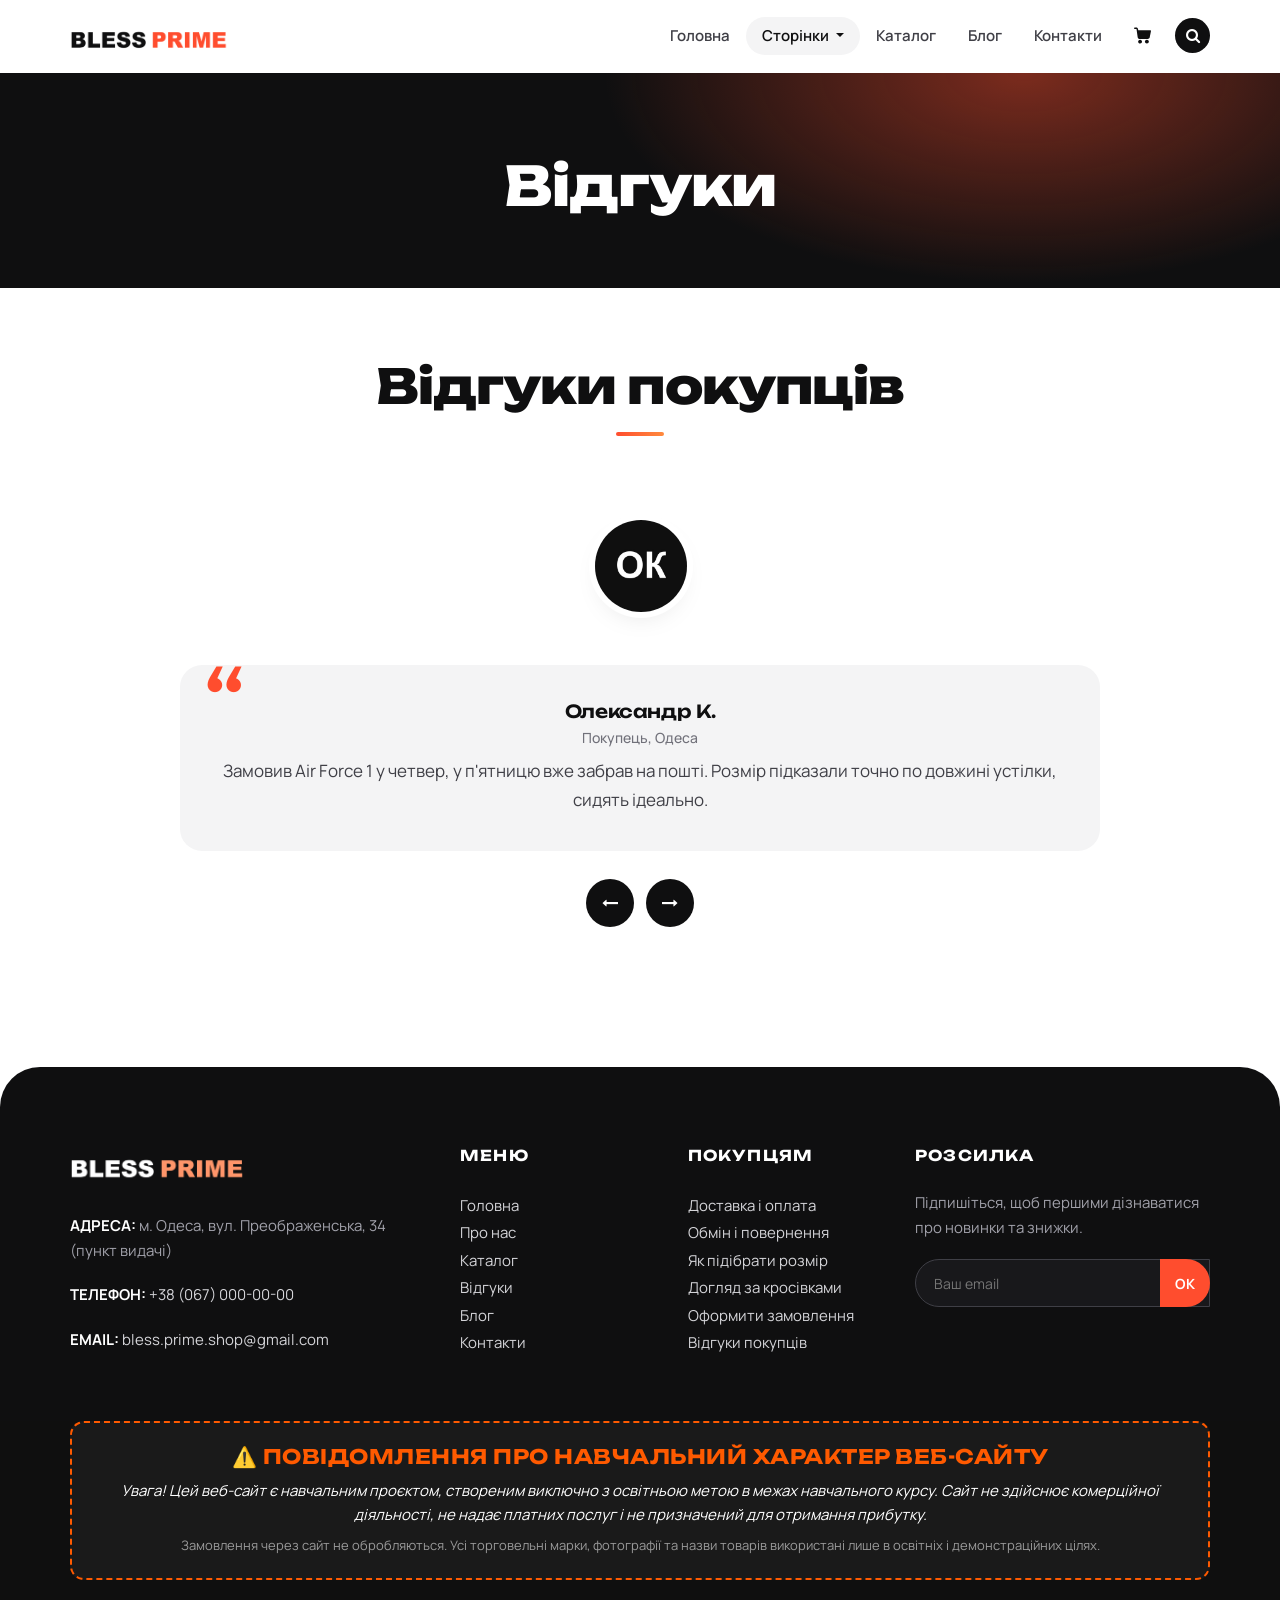
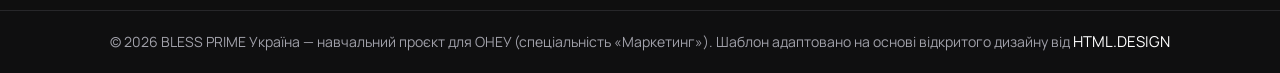
<file: testimonial.html>
<!DOCTYPE html>
<html lang="uk">
   <head>
      <!-- Basic -->
      <meta charset="utf-8" />
      <meta http-equiv="X-UA-Compatible" content="IE=edge" />
      <!-- Google tag (gtag.js) -->
      <script async src="https://www.googletagmanager.com/gtag/js?id=G-MB625M6DER"></script>
      <script>
        window.dataLayer = window.dataLayer || [];
        function gtag(){dataLayer.push(arguments);}
        gtag('js', new Date());

        gtag('config', 'G-MB625M6DER');
      </script>
      <!-- Microsoft Clarity -->
      <script type="text/javascript">
        (function(c,l,a,r,i,t,y){
          c[a]=c[a]||function(){(c[a].q=c[a].q||[]).push(arguments)};
          t=l.createElement(r);t.async=1;t.src="https://www.clarity.ms/tag/"+i;
          y=l.getElementsByTagName(r)[0];y.parentNode.insertBefore(t,y);
        })(window, document, "clarity", "script", "z7y7dl8y2n");
      </script>
      <!-- Mobile Metas -->
      <meta name="viewport" content="width=device-width, initial-scale=1, shrink-to-fit=no" />
      <!-- Site Metas -->
      <meta name="keywords" content="кросівки, купити кросівки, кросівки Одеса, Nike, Jordan, Adidas, Asics, Salomon, GORE-TEX, інтернет-магазин кросівок" />
      <meta name="description" content="Що кажуть покупці про кросівки та доставку від BLESS PRIME." />
      <meta name="author" content="BLESS PRIME" />
      <link rel="shortcut icon" href="images/favicon.png" type="image/png">
      <title>Відгуки покупців | BLESS PRIME</title>
      <!-- fonts with cyrillic -->
      <link rel="preconnect" href="https://fonts.googleapis.com">
      <link rel="preconnect" href="https://fonts.gstatic.com" crossorigin>
      <link href="https://fonts.googleapis.com/css2?family=Manrope:wght@400;500;600;700;800&family=Unbounded:wght@500;700;800;900&display=swap" rel="stylesheet">
      <!-- bootstrap core css -->
      <link rel="stylesheet" type="text/css" href="css/bootstrap.css" />
      <!-- font awesome style -->
      <link href="css/font-awesome.min.css" rel="stylesheet" />
      <!-- Custom styles for this template -->
      <link href="css/style.css" rel="stylesheet" />
      <!-- responsive style -->
      <link href="css/responsive.css" rel="stylesheet" />
      <!-- BLESS PRIME styles -->
      <link href="css/prime.css" rel="stylesheet" />
   </head>
   <body>
      <div class="hero_area">
         <!-- header section strats -->
         <header class="header_section">
            <div class="container">
               <nav class="navbar navbar-expand-lg custom_nav-container ">
                  <a class="navbar-brand" href="index.html"><img width="250" src="images/logo-bless-prime.png" alt="BLESS PRIME — інтернет-магазин кросівок" /></a>
                  <button class="navbar-toggler" type="button" data-toggle="collapse" data-target="#navbarSupportedContent" aria-controls="navbarSupportedContent" aria-expanded="false" aria-label="Відкрити меню">
                  <span class=""> </span>
                  </button>
                  <div class="collapse navbar-collapse" id="navbarSupportedContent">
                     <ul class="navbar-nav">
                        <li class="nav-item">
                           <a class="nav-link" href="index.html">Головна</a>
                        </li>
                       <li class="nav-item dropdown active">
                           <a class="nav-link dropdown-toggle" href="#" data-toggle="dropdown" role="button" aria-haspopup="true" aria-expanded="true"> <span class="nav-label">Сторінки <span class="caret"></span></span></a>
                           <ul class="dropdown-menu">
                              <li><a href="about.html">Про нас</a></li>
                              <li><a href="testimonial.html">Відгуки</a></li>
                           </ul>
                        </li>
                        <li class="nav-item">
                           <a class="nav-link" href="product.html">Каталог</a>
                        </li>
                        <li class="nav-item">
                           <a class="nav-link" href="blog_list.html">Блог</a>
                        </li>
                        <li class="nav-item">
                           <a class="nav-link" href="contact.html">Контакти</a>
                        </li>
                        <li class="nav-item">
                           <a class="nav-link" href="contact.html" title="Оформити замовлення">
                              <svg version="1.1" id="Capa_1" xmlns="http://www.w3.org/2000/svg" xmlns:xlink="http://www.w3.org/1999/xlink" x="0px" y="0px" viewBox="0 0 456.029 456.029" style="enable-background:new 0 0 456.029 456.029;" xml:space="preserve">
                                 <g>
                                    <g>
                                       <path d="M345.6,338.862c-29.184,0-53.248,23.552-53.248,53.248c0,29.184,23.552,53.248,53.248,53.248
                                          c29.184,0,53.248-23.552,53.248-53.248C398.336,362.926,374.784,338.862,345.6,338.862z" />
                                    </g>
                                 </g>
                                 <g>
                                    <g>
                                       <path d="M439.296,84.91c-1.024,0-2.56-0.512-4.096-0.512H112.64l-5.12-34.304C104.448,27.566,84.992,10.67,61.952,10.67H20.48
                                          C9.216,10.67,0,19.886,0,31.15c0,11.264,9.216,20.48,20.48,20.48h41.472c2.56,0,4.608,2.048,5.12,4.608l31.744,216.064
                                          c4.096,27.136,27.648,47.616,55.296,47.616h212.992c26.624,0,49.664-18.944,55.296-45.056l33.28-166.4
                                          C457.728,97.71,450.56,86.958,439.296,84.91z" />
                                    </g>
                                 </g>
                                 <g>
                                    <g>
                                       <path d="M215.04,389.55c-1.024-28.16-24.576-50.688-52.736-50.688c-29.696,1.536-52.224,26.112-51.2,55.296
                                          c1.024,28.16,24.064,50.688,52.224,50.688h1.024C193.536,443.31,216.576,418.734,215.04,389.55z" />
                                    </g>
                                 </g>
                                 <g>
                                 </g>
                                 <g>
                                 </g>
                                 <g>
                                 </g>
                                 <g>
                                 </g>
                                 <g>
                                 </g>
                                 <g>
                                 </g>
                                 <g>
                                 </g>
                                 <g>
                                 </g>
                                 <g>
                                 </g>
                                 <g>
                                 </g>
                                 <g>
                                 </g>
                                 <g>
                                 </g>
                                 <g>
                                 </g>
                                 <g>
                                 </g>
                                 <g>
                                 </g>
                              </svg>
                           </a>
                        </li>
                        <form class="form-inline" action="product.html">
                           <button class="btn  my-2 my-sm-0 nav_search-btn" type="submit" title="Пошук">
                           <i class="fa fa-search" aria-hidden="true"></i>
                           </button>
                        </form>
                     </ul>
                  </div>
               </nav>
            </div>
         </header>
         <!-- end header section -->
      </div>
      <!-- inner page section -->
      <section class="inner_page_head">
         <div class="container_fuild">
            <div class="row">
               <div class="col-md-12">
                  <div class="full">
                     <h1>Відгуки</h1>
                  </div>
               </div>
            </div>
         </div>
      </section>
      <!-- end inner page section -->
      <!-- client section -->
      <section class="client_section layout_padding">
         <div class="container">
            <div class="heading_container heading_center">
               <h2>
                  Відгуки покупців
               </h2>
            </div>
            <div id="carouselExample3Controls" class="carousel slide" data-ride="carousel">
               <div class="carousel-inner">
                  <div class="carousel-item active">
                     <div class="box col-lg-10 mx-auto">
                        <div class="img_container">
                           <div class="img-box">
                              <div class="img_box-inner">
                                 <img src="images/client-1.jpg" alt="Відгук покупця Олександр К.">
                              </div>
                           </div>
                        </div>
                        <div class="detail-box">
                           <h5>
                              Олександр К.
                           </h5>
                           <h6>
                              Покупець, Одеса
                           </h6>
                           <p>
                              Замовив Air Force 1 у четвер, у п'ятницю вже забрав на пошті. Розмір підказали точно по довжині устілки, сидять ідеально.
                           </p>
                        </div>
                     </div>
                  </div>
                  <div class="carousel-item">
                     <div class="box col-lg-10 mx-auto">
                        <div class="img_container">
                           <div class="img-box">
                              <div class="img_box-inner">
                                 <img src="images/client-2.jpg" alt="Відгук покупця Дарина М.">
                              </div>
                           </div>
                        </div>
                        <div class="detail-box">
                           <h5>
                              Дарина М.
                           </h5>
                           <h6>
                              Покупець, Київ
                           </h6>
                           <p>
                              Брала Asics Gel-NYC на зиму. Перед відправкою менеджер скинув живі фото саме моєї пари, на пошті все приміряла і тільки потім оплатила.
                           </p>
                        </div>
                     </div>
                  </div>
                  <div class="carousel-item">
                     <div class="box col-lg-10 mx-auto">
                        <div class="img_container">
                           <div class="img-box">
                              <div class="img_box-inner">
                                 <img src="images/client-3.jpg" alt="Відгук покупця Андрій С.">
                              </div>
                           </div>
                        </div>
                        <div class="detail-box">
                           <h5>
                              Андрій С.
                           </h5>
                           <h6>
                              Покупець, Львів
                           </h6>
                           <p>
                              Terrex Freehiker GTX пройшли зі мною листопадові Карпати, ноги сухі. Ціна нижча, ніж у торгових центрах, буду замовляти ще.
                           </p>
                        </div>
                     </div>
                  </div>
               </div>
               <div class="carousel_btn_box">
                  <a class="carousel-control-prev" href="#carouselExample3Controls" role="button" data-slide="prev">
                  <i class="fa fa-long-arrow-left" aria-hidden="true"></i>
                  <span class="sr-only">Попередній</span>
                  </a>
                  <a class="carousel-control-next" href="#carouselExample3Controls" role="button" data-slide="next">
                  <i class="fa fa-long-arrow-right" aria-hidden="true"></i>
                  <span class="sr-only">Наступний</span>
                  </a>
               </div>
            </div>
         </div>
      </section>
      <!-- end client section -->
      <!-- footer start -->
      <footer>
         <div class="container">
            <div class="row">
               <div class="col-md-4">
                   <div class="full">
                      <div class="logo_footer">
                        <a href="index.html"><img width="210" src="images/logo-bless-prime.png" alt="BLESS PRIME" /></a>
                      </div>
                      <div class="information_f">
                        <p><strong>АДРЕСА:</strong> м. Одеса, вул. Преображенська, 34 (пункт видачі)</p>
                        <p><strong>ТЕЛЕФОН:</strong> <a href="tel:+380670000000">+38 (067) 000-00-00</a></p>
                        <p><strong>EMAIL:</strong> <a href="mailto:bless.prime.shop@gmail.com">bless.prime.shop@gmail.com</a></p>
                      </div>
                   </div>
               </div>
               <div class="col-md-8">
                  <div class="row">
                  <div class="col-md-7">
                     <div class="row">
                        <div class="col-md-6">
                     <div class="widget_menu">
                        <h3>Меню</h3>
                        <ul>
                           <li><a href="index.html">Головна</a></li>
                           <li><a href="about.html">Про нас</a></li>
                           <li><a href="product.html">Каталог</a></li>
                           <li><a href="testimonial.html">Відгуки</a></li>
                           <li><a href="blog_list.html">Блог</a></li>
                           <li><a href="contact.html">Контакти</a></li>
                        </ul>
                     </div>
                  </div>
                  <div class="col-md-6">
                     <div class="widget_menu">
                        <h3>Покупцям</h3>
                        <ul>
                           <li><a href="about.html#delivery">Доставка і оплата</a></li>
                           <li><a href="about.html#delivery">Обмін і повернення</a></li>
                           <li><a href="blog_list.html#size">Як підібрати розмір</a></li>
                           <li><a href="blog_list.html#care">Догляд за кросівками</a></li>
                           <li><a href="contact.html">Оформити замовлення</a></li>
                           <li><a href="testimonial.html">Відгуки покупців</a></li>
                        </ul>
                     </div>
                  </div>
                     </div>
                  </div>
                  <div class="col-md-5">
                     <div class="widget_menu">
                        <h3>Розсилка</h3>
                        <div class="information_f">
                          <p>Підпишіться, щоб першими дізнаватися про новинки та знижки.</p>
                        </div>
                        <div class="form_sub">
                           <form action="index.html">
                              <fieldset>
                                 <div class="field">
                                    <input type="email" placeholder="Ваш email" name="email" required />
                                    <input type="submit" value="OK" />
                                 </div>
                              </fieldset>
                           </form>
                        </div>
                     </div>
                  </div>
                  </div>
               </div>
            </div>
         </div>
      </footer>
      <!-- footer end -->
      <div class="edu_notice_wrap">
         <div class="container">
            <div class="edu_notice">
               <h4>⚠️ Повідомлення про навчальний характер веб-сайту</h4>
               <p><i>Увага! Цей веб-сайт є навчальним проєктом, створеним виключно з освітньою метою в межах навчального курсу. Сайт не здійснює комерційної діяльності, не надає платних послуг і не призначений для отримання прибутку.</i></p>
               <p class="edu_more">Замовлення через сайт не обробляються. Усі торговельні марки, фотографії та назви товарів використані лише в освітніх і демонстраційних цілях.</p>
            </div>
         </div>
      </div>
      <div class="cpy_">
         <p>© 2026 BLESS PRIME Україна — навчальний проєкт для ОНЕУ (спеціальність «Маркетинг»). Шаблон адаптовано на основі відкритого дизайну від <a href="https://html.design/" target="_blank" rel="noopener">HTML.DESIGN</a></p>
      </div>
      <!-- jQery -->
      <script src="js/jquery-3.4.1.min.js"></script>
      <!-- popper js -->
      <script src="js/popper.min.js"></script>
      <!-- bootstrap js -->
      <script src="js/bootstrap.js"></script>
      <!-- custom js -->
      <script src="js/custom.js"></script>
      <!-- BLESS PRIME js -->
      <script src="js/prime.js"></script>
   </body>
</html>
</file>
<file: css/style.css>
@import url('https://fonts.googleapis.com/css2?family=Montserrat:ital,wght@0,100;0,200;0,300;0,400;0,500;0,600;0,700;0,800;0,900;1,100;1,200;1,300;1,400;1,500;1,600;1,700;1,800;1,900&display=swap');

* {
  box-sizing: border-box;
}
body {
  font-family: 'Montserrat', sans-serif;
  color: #0c0c0c;
  background-color: #ffffff;
  overflow-x: hidden;
}

.layout_padding {
  padding: 70px 0;
}

.layout_padding2 {
  padding: 75px 0;
}

.layout_padding2-top {
  padding-top: 75px;
}

.layout_padding2-bottom {
  padding-bottom: 75px;
}

.layout_padding-top {
  padding-top: 90px;
}

.layout_padding-bottom {
  padding-bottom: 90px;
}

h1,
h2 {
  font-family: 'Playfair Display', serif;
}

.heading_container {
  display: -webkit-box;
  display: -ms-flexbox;
  display: flex;
  -webkit-box-orient: vertical;
  -webkit-box-direction: normal;
      -ms-flex-direction: column;
          flex-direction: column;
  -webkit-box-align: start;
      -ms-flex-align: start;
          align-items: flex-start;
}

.heading_container h2 {
    position: relative;
    margin-bottom: 0;
    font-size: 3.5rem;
    font-weight: bold;
}

.heading_container h2::after {
    content: "";
    display: block;
    width: 70px;
    height: 5px;
    background: #f7444e;
    margin: 10px auto 10px;
}

.heading_container h2 span {
  color: #f7444e;
}

.heading_container p {
  margin-top: 10px;
  margin-bottom: 0;
}

.heading_container.heading_center {
  -webkit-box-align: center;
      -ms-flex-align: center;
          align-items: center;
  text-align: center;
}

a,
a:hover,
a:focus {
  text-decoration: none;
}

a:hover,
a:focus {
  color: initial;
}

.btn,
.btn:focus {
  outline: none !important;
  -webkit-box-shadow: none;
          box-shadow: none;
}

/*header section*/
.hero_area {
  position: relative;
  min-height: 100vh;
  display: -webkit-box;
  display: -ms-flexbox;
  display: flex;
  -webkit-box-orient: vertical;
  -webkit-box-direction: normal;
      -ms-flex-direction: column;
          flex-direction: column;
}

.sub_page .hero_area {
  min-height: auto;
  -webkit-box-shadow: 0 0 5px 0 rgba(0, 0, 0, 0.25);
          box-shadow: 0 0 5px 0 rgba(0, 0, 0, 0.25);
}

.header_section {
    padding: 15px 0;
}

.header_section .container-fluid {
  padding-right: 25px;
  padding-left: 25px;
}

.navbar-brand {
  font-family: 'Playfair Display', serif;
}

.navbar-brand span {
  font-weight: bold;
  font-size: 32px;
  color: #000000;
}

.custom_nav-container {
  padding: 0;
}

.custom_nav-container .navbar-nav {
  margin-left: auto;
}

.custom_nav-container .navbar-nav .nav-item .nav-link {
    padding: 5px 20px;
    color: #131313;
    text-align: center;
    text-transform: uppercase;
    border-radius: 5px;
    -webkit-transition: all 0.3s;
    transition: all 0.3s;
    font-weight: 700;
}

.custom_nav-container .navbar-nav .nav-item .nav-link svg {
  width: 17px;
  height: auto;
  fill: #000000;
  margin-bottom: 2px;
}

.custom_nav-container .navbar-nav .nav-item:hover .nav-link, .custom_nav-container .navbar-nav .nav-item.active .nav-link {
  color: #f7444e;
}

.custom_nav-container .navbar-nav .nav-item:hover .nav-link svg, .custom_nav-container .navbar-nav .nav-item.active .nav-link svg {
  fill: #f7444e;
}

.custom_nav-container .nav_search-btn {
  width: 35px;
  height: 35px;
  padding: 0;
  border: none;
  color: #000000;
}

.custom_nav-container .nav_search-btn:hover {
  color: #f7444e;
}

.custom_nav-container .navbar-toggler {
  outline: none;
}

.custom_nav-container .navbar-toggler {
  padding: 0;
  width: 37px;
  height: 42px;
  -webkit-transition: all 0.3s;
  transition: all 0.3s;
}

.custom_nav-container .navbar-toggler span {
  display: block;
  width: 35px;
  height: 4px;
  background-color: #000000;
  margin: 7px 0;
  -webkit-transition: all 0.3s;
  transition: all 0.3s;
  position: relative;
  border-radius: 5px;
  transition: all 0.3s;
}

.custom_nav-container .navbar-toggler span::before, .custom_nav-container .navbar-toggler span::after {
  content: "";
  position: absolute;
  left: 0;
  height: 100%;
  width: 100%;
  background-color: #000000;
  top: -10px;
  border-radius: 5px;
  -webkit-transition: all 0.3s;
  transition: all 0.3s;
}

.custom_nav-container .navbar-toggler span::after {
  top: 10px;
}

.custom_nav-container .navbar-toggler[aria-expanded="true"] {
  -webkit-transform: rotate(360deg);
          transform: rotate(360deg);
}

.custom_nav-container .navbar-toggler[aria-expanded="true"] span {
  -webkit-transform: rotate(45deg);
          transform: rotate(45deg);
}

.custom_nav-container .navbar-toggler[aria-expanded="true"] span::before, .custom_nav-container .navbar-toggler[aria-expanded="true"] span::after {
  -webkit-transform: rotate(90deg);
          transform: rotate(90deg);
  top: 0;
}

/*end header section*/
/* slider section */
.slider_section {
  -webkit-box-flex: 1;
      -ms-flex: 1;
          flex: 1;
  display: -webkit-box;
  display: -ms-flexbox;
  display: flex;
  -webkit-box-align: center;
      -ms-flex-align: center;
          align-items: center;
  position: relative;
  padding: 90px 0 75px 0;
}

.slider_section .row {
  -webkit-box-align: center;
      -ms-flex-align: center;
          align-items: center;
}

.slider_section #customCarousel1 {
  width: 100%;
  position: unset;
}

.slider_section .detail-box h1 {
    font-size: 4.5rem;
    font-weight: bold;
    margin-bottom: 15px;
    color: #002c3e;
    line-height: 70px;
}

.slider_section .detail-box h1 span {
  color: #f7444e;
}

.slider_section .detail-box p {
    font-size: 16px;
    margin-top: 20px;
    margin-bottom: 1.5rem;
}

.slider_section .detail-box a {
    display: inline-block;
    padding: 12px 45px;
    background-color: #f7444e;
    border: 1px solid #f7444e;
    color: #ffffff;
    border-radius: 0;
    -webkit-transition: all 0.3s;
    transition: all 0.3s;
    margin-top: 10px;
    font-weight: 700;
}

.slider_section .detail-box a:hover {
  background-color: transparent;
  color: #f7444e;
}

.slider_section .img-box img {
  width: 100%;
}

.slider_section .carousel-indicators {
  position: unset;
  margin: 0;
  margin-top: 45px;
  -webkit-box-pack: start;
      -ms-flex-pack: start;
          justify-content: flex-start;
  -webkit-box-align: center;
      -ms-flex-align: center;
          align-items: center;
}

.slider_section .carousel-indicators li {
  background-color: #ffffff;
  width: 12px;
  height: 12px;
  border-radius: 100%;
  opacity: 1;
}

.slider_section .carousel-indicators li.active {
  width: 20px;
  height: 20px;
  background-color: #f7444e;
}

.slider_bg_box {
  position: absolute;
  top: 0;
  left: 0;
  width: 100%;
  height: 100%;
  z-index: -1;
}

.slider_bg_box img {
  width: 100%;
  height: 100%;
  -o-object-fit: cover;
     object-fit: cover;
  -o-object-position: top right;
     object-position: top right;
}

.product_section .heading_container {
  margin-bottom: 20px;
}

.product_section .box {
    position: relative;
    margin-top: 25px;
    padding: 35px 35px;
    background-color: #f7f8f9;
    -webkit-transition: all .3s;
    transition: all .3s;
    overflow: hidden;
    box-shadow: 5px 5px 5px -5px rgba(0,0,0,.2);
    border: solid #fff 10px;
}

.product_section .box .img-box {
  display: -webkit-box;
  display: -ms-flexbox;
  display: flex;
  -webkit-box-pack: center;
      -ms-flex-pack: center;
          justify-content: center;
  -webkit-box-align: center;
      -ms-flex-align: center;
          align-items: center;
  height: 215px;
}

.product_section .box .img-box img {
  max-width: 100%;
  max-height: 160px;
  -webkit-transition: all .3s;
  transition: all .3s;
}

.product_section .box .detail-box {
  text-align: center;
  display: -webkit-box;
  display: -ms-flexbox;
  display: flex;
  -webkit-box-pack: justify;
      -ms-flex-pack: justify;
          justify-content: space-between;
}

.product_section .box .detail-box h5 {
  font-size: 18px;
  margin-top: 10px;
}

.product_section .box .detail-box h6 {
  margin-top: 10px;
  color: #002c3e;
  font-weight: 600;
}

.product_section .box:hover img {
  -webkit-transform: scale(1.1);
          transform: scale(1.1);
}

.product_section .box:hover .option_container {
  opacity: 1;
  visibility: visible;
  -webkit-transform: translateY(0);
          transform: translateY(0);
}
.arrival_section {
    background-color: #d4ced0;
}
.product_section .option_container {
  position: absolute;
  top: 0;
  left: 0;
  width: 100%;
  height: 100%;
  display: -webkit-box;
  display: -ms-flexbox;
  display: flex;
  -webkit-box-pack: center;
      -ms-flex-pack: center;
          justify-content: center;
  -webkit-box-align: center;
      -ms-flex-align: center;
          align-items: center;
  background-color: rgba(255, 255, 255, 0.6);
  z-index: 3;
  opacity: 0;
  visibility: hidden;
  -webkit-transition: all .2s;
  transition: all .2s;
  -webkit-transform: translateY(100%);
          transform: translateY(100%);
}

.product_section .options {
  display: -webkit-box;
  display: -ms-flexbox;
  display: flex;
  -webkit-box-orient: vertical;
  -webkit-box-direction: normal;
      -ms-flex-direction: column;
          flex-direction: column;
  -webkit-box-align: center;
      -ms-flex-align: center;
          align-items: center;
}

.product_section .options a {
  display: inline-block;
  padding: 8px 15px;
  border-radius: 30px;
  width: 165px;
  text-align: center;
  -webkit-transition: all .3s;
  transition: all .3s;
  margin: 5px 0;
}

.product_section .options .option1 {
  background-color: #f7444e;
  border: 1px solid #f7444e;
  color: #ffffff;
}

.product_section .options .option1:hover {
  background-color: transparent;
  color: #f7444e;
}

.product_section .options .option2 {
  background-color: #000000;
  border: 1px solid #000000;
  color: #ffffff;
}

.product_section .options .option2:hover {
  background-color: transparent;
  color: #000000;
}

.product_section .btn-box {
  display: -webkit-box;
  display: -ms-flexbox;
  display: flex;
  -webkit-box-pack: center;
      -ms-flex-pack: center;
          justify-content: center;
  margin-top: 45px;
}

.product_section .btn-box a {
  display: inline-block;
  padding: 10px 40px;
  background-color: #f7444e;
  border: 1px solid #f7444e;
  color: #ffffff;
  border-radius: 0;
  -webkit-transition: all 0.3s;
  transition: all 0.3s;
}

.product_section .btn-box a:hover {
  background-color: transparent;
  color: #f7444e;
}

.arrival_section .heading_container {
  color: #002c3e;
  margin-bottom: 10px;
}

.arrival_section .box {
  padding: 120px 45px;
  position: relative;
}

.arrival_section .arrival_bg_box {
    position: absolute;
    top: 0;
    left: 0;
    width: 100%;
    height: 100%;
    z-index: 3;
}

.arrival_section .arrival_bg_box img {
    width: 50%;
    height: 100%;
    -o-object-fit: cover;
    object-fit: cover;
    -o-object-position: top left;
    object-position: top left;
}

.arrival_section a {
  display: inline-block;
  padding: 10px 45px;
  background-color: #f7444e;
  border: 1px solid #f7444e;
  color: #ffffff;
  border-radius: 0;
  -webkit-transition: all 0.3s;
  transition: all 0.3s;
}

.arrival_section a:hover {
  background-color: transparent;
  color: #f7444e;
}

.why_section .box {
    text-align: center;
    margin-top: 45px;
    background-color: #002c3e;
    padding: 45px 50px;
    border-radius: 5px;
    color: #ffffff;
}

.detail-box h5 {
    font-size: 21px;
    font-weight: 700;
}

.remove_line_bt h2::after {
    display: none;
}

.why_section .box .img-box {
  margin-bottom: 15px;
}

.why_section .box .img-box svg {
  width: 55px;
  height: auto;
  fill: #ffffff;
}

.subscribe_section {
  text-align: center;
}

.subscribe_section .box {
  background-color: #d4ced0;
  padding: 75px 45px;
}

.subscribe_section .subscribe_form .heading_container {
  -webkit-box-pack: center;
      -ms-flex-pack: center;
          justify-content: center;
  color: #002c3e;
}

.subscribe_section .subscribe_form .heading_container h2 {
  padding: 0 25px;
}

.subscribe_section .subscribe_form form {
  display: -webkit-box;
  display: -ms-flexbox;
  display: flex;
  -webkit-box-orient: vertical;
  -webkit-box-direction: normal;
      -ms-flex-direction: column;
          flex-direction: column;
  -webkit-box-align: center;
      -ms-flex-align: center;
          align-items: center;
}

.subscribe_section .subscribe_form form input {
    width: 100%;
    height: 60px;
    border: none;
    border-radius: 90px;
    outline: none;
    padding: 5px 25px;
    background-color: #ffffff;
    margin-top: 15px;
    text-align: left;
}

.subscribe_section .subscribe_form form input::-webkit-input-placeholder {
  color: #171620;
}

.subscribe_section .subscribe_form form input:-ms-input-placeholder {
  color: #171620;
}

.subscribe_section .subscribe_form form input::-ms-input-placeholder {
  color: #171620;
}

.subscribe_section .subscribe_form form input::placeholder {
  color: #171620;
}

.subscribe_section .subscribe_form form button {
  display: inline-block;
  padding: 10px 45px;
  background-color: #f7444e;
  border: 1px solid #f7444e;
  color: #ffffff;
  border-radius: 35px;
  -webkit-transition: all 0.3s;
  transition: all 0.3s;
  text-transform: uppercase;
  margin-top: 35px;
  font-weight: 600;
  width: 100%;
  max-width: 285px;
}

.subscribe_section .subscribe_form form button:hover {
  background-color: transparent;
  color: #f7444e;
}

.client_section .box {
  display: -webkit-box;
  display: -ms-flexbox;
  display: flex;
  -webkit-box-orient: vertical;
  -webkit-box-direction: normal;
      -ms-flex-direction: column;
          flex-direction: column;
  -webkit-box-align: center;
      -ms-flex-align: center;
          align-items: center;
  text-align: center;
  margin-top: 55px;
}

.client_section .box .img_container {
    width: auto;
    height: auto;
    border-radius: 100%;
    display: -webkit-box;
    display: -ms-flexbox;
    display: flex;
    -webkit-box-pack: end;
    -ms-flex-pack: end;
    justify-content: flex-end;
    -webkit-box-align: center;
    -ms-flex-align: center;
    align-items: center;
    background-color: transparent;
}

.client_section .box .img_container .img-box {
    width: auto;
    height: auto;
    border-radius: 100%;
    display: -webkit-box;
    display: -ms-flexbox;
    display: flex;
    -webkit-box-pack: center;
    -ms-flex-pack: center;
    justify-content: center;
    -webkit-box-align: center;
    -ms-flex-align: center;
    align-items: center;
    background-color: #ffffff;
    margin-right: -1px;
}

.client_section .box .img_container .img-box .img_box-inner {
  width: 150px;
  height: 150px;
  border-radius: 100%;
  display: -webkit-box;
  display: -ms-flexbox;
  display: flex;
  -webkit-box-pack: center;
      -ms-flex-pack: center;
          justify-content: center;
  -webkit-box-align: center;
      -ms-flex-align: center;
          align-items: center;
  overflow: hidden;
}

.client_section .box .img_container .img-box .img_box-inner img {
  width: 100%;
}

.client_section .box .detail-box {
  margin-top: 25px;
}

.client_section .box .detail-box h5 {
  font-size: 20px;
  font-weight: 600;
}

.client_section .box .detail-box h6 {
  font-size: 15px;
  color: #999998;
}

.client_section .carousel-control-prev,
.client_section .carousel-control-next {
  top: 43%;
  -webkit-transform: translateY(-50%);
          transform: translateY(-50%);
  opacity: 1;
  width: auto;
  margin: 0 5px;
  width: 50px;
  height: 50px;
  opacity: 1;
  color: #ffffff;
  background-color: #f7444e;
  border-radius: 100%;
}

.client_section .carousel-control-prev:hover,
.client_section .carousel-control-next:hover {
  background-color: #212121;
}

.client_section .carousel-control-prev {
  left: 25%;
}

.client_section .carousel-control-next {
  right: 25%;
}

/* footer section*/
.footer_section {
  background-color: #002c3e;
  color: #ffffff;
  padding-top: 70px;
}

.footer_section {
    color: #ffffff;
    text-align: left;
}

.footer_section h4 {
  font-size: 28px;
}

.footer_section h4,
.footer_section .footer-logo {
  font-weight: 600;
  margin-bottom: 20px;
  font-family: 'Playfair Display', serif;
  text-align: left;
}

.footer_section .footer-col {
  margin-bottom: 30px;
}

.footer_section .footer_contact .contact_link_box {
  display: -webkit-box;
  display: -ms-flexbox;
  display: flex;
  -webkit-box-orient: vertical;
  -webkit-box-direction: normal;
      -ms-flex-direction: column;
          flex-direction: column;
}

.footer_section .footer_contact .contact_link_box a {
    margin: 10px 0;
    color: #ffffff;
}

.footer_section .footer_contact .contact_link_box a i {
  margin-right: 5px;
}

.footer_section .footer_contact .contact_link_box a:hover {
  color: #f7444e;
}

.footer_section .footer-logo {
  display: block;
  font-weight: bold;
  font-size: 32px;
  color: #ffffff;
}

.footer_section .footer_social {
    display: -webkit-box;
    display: -ms-flexbox;
    display: flex;
    -webkit-box-pack: left;
    -ms-flex-pack: center;
    justify-content: left;
    margin-top: 25px;
    margin-bottom: 10px;
}

.footer_section .footer_social a {
  display: -webkit-box;
  display: -ms-flexbox;
  display: flex;
  -webkit-box-pack: center;
      -ms-flex-pack: center;
          justify-content: center;
  -webkit-box-align: center;
      -ms-flex-align: center;
          align-items: center;
  color: #002c3e;
  width: 30px;
  height: 30px;
  border-radius: 100%;
  background-color: #ffffff;
  border-radius: 100%;
  margin: 0 2.5px;
  font-size: 18px;
}

.footer_section .footer_social a:hover {
  color: #f7444e;
}

.footer_section .map_container {
  width: 100%;
  height: 175px;
  overflow: hidden;
  display: -webkit-box;
  display: -ms-flexbox;
  display: flex;
  -webkit-box-align: stretch;
      -ms-flex-align: stretch;
          align-items: stretch;
}

.footer_section .map_container .map {
  height: 100%;
  -webkit-box-flex: 1;
      -ms-flex: 1;
          flex: 1;
}

.footer_section .map_container .map #googleMap {
  height: 100%;
}

.footer_section .footer-info {
  text-align: center;
  margin-top: 25px;
}

.footer_section .footer-info p {
    color: #ffffff;
    margin: 0;
    padding: 20px 0;
    border-top: 1px solid rgba(255,255,255,0.2);
}

.footer_section .footer-info p a {
  color: inherit;
}
/*# sourceMappingURL=style.css.map */

.heading_container.heading_center h3 {
    position: relative;
    margin-bottom: 15px;
    font-size: 2.5rem;
    font-weight: bold;
    font-family: 'Playfair Display', serif;
}

li.nav-item ul {
    background: #fff;
    border: solid #000 2px;
    border-radius: 0;
    padding: 10px 20px;
    margin-left: 10px;
    margin-top: 10px;
    box-shadow: 4px 4px 0px 0 #000;
    width: 190px;
}

li.nav-item ul li {
    float: left;
    width: 100%;
    margin: 6px 0;
}

li.nav-item ul li a {
    color: #212529;
    font-size: 16px;
    font-weight: 500;
    letter-spacing: 0.2px;
    margin-top: 10px;
    transition: ease all 0.5s;
}

li.nav-item ul li a:hover, li.nav-item ul li a:focus {
    color: #f7444e;
}

.inner_page_head {
    background: #f7444e;
    text-align: center;
    color: #fff;
    padding-top: 50px;
    padding-bottom: 40px;
}

.inner_page_head h3 {
    font-size: 42px;
    font-weight: 800;
}

/** footer **/

footer {
    background: #f8f8f8;
    padding: 90px 0 70px;
}

.logo_footer {
    margin-bottom: 30px;
}

.information_f p {
    margin-bottom: 1.2rem;
    line-height: 25px;
    font-size: 15px;
}

.widget_menu h3 {
    font-size: 18px;
    font-weight: 700;
    text-transform: uppercase;
    letter-spacing: 0.2px;
    margin-bottom: 25px;
}

.widget_menu ul {
    list-style: none;
    padding: 0;
    margin: 0;
}

.widget_menu ul li {
    float: left;
    width: 100%;
}

.widget_menu ul li a {
    font-size: 15px;
    color: #000;
    margin-bottom: 0;
    float: left;
    width: 100%;
    margin-top: 5px;
}

.field {
    display: flex;
}

.widget_menu {
    float: left;
    width: 100%;
}

div.form_sub .field input[type="email"], div.form_sub .field input[type="email"]:hover, div.form_sub .field input[type="email"]:focus {
    padding: 10px 110px 10px 15px;
    border-radius: 0;
    border: solid #ccc 1px;
    font-size: 14px;
    position: relative;
    box-shadow: none;
    width: 100%;
    height: 48px;
}

.form_sub {
    position: relative;
}

.form_sub input[type="email"] + input[type="submit"] {
    position: absolute;
    right: 0;
    background: #f7444e;
    color: #fff;
    border: none;
    top: 0px;
    font-size: 14px;
    height: 48px;
    font-weight: 600;
    padding: 0 15px;
}

form input {
    background: #fff;
    border: solid #ccc 1px;
    padding: 15px 15px;
    width: 100%;
    font-size: 14px;
    margin-bottom: 20px;
    text-transform: capitalize;
    line-height: normal;
}

form textarea {
    background: #fff;
    border: solid #ccc 1px;
    padding: 15px 15px;
    width: 100%;
    min-height: 150px;
    font-size: 14px;
    margin-bottom: 20px;
    text-transform: capitalize;
    line-height: normal;
}

form input[type="submit"] {
    border: none;
    padding: 15px 45px;
    width: auto;
    font-size: 16px;
    text-transform: capitalize;
    line-height: normal;
    margin: 0 auto;
    display: flex;
    background: #333;
    color: #fff;
    font-weight: 600;
    transition: ease all 0.1s;
}

form input[type="submit"]:hover,
form input[type="submit"]:focus {
    background: #f7444e;
    color: #fff;
}

/** cpy **/

.cpy_ {
    background: #222;
    text-align: center;
    padding: 20px 0;
}

.cpy_ p {
    margin: 0;
    color: #fff;
    font-size: 15px;
    font-weight: 400;
}

.cpy_ p a {
    margin: 0;
    color: #f7444e;
    font-size: 15px;
    font-weight: 400;
}

http://kute-themes.com/html/boutique/html/index.html
https://template.hasthemes.com/noraure/noraure/index.html
https://preview.hasthemes.com/xoss-preview/xoss/index.html
</file>
<file: css/responsive.css>
@media (max-width: 1300px) {}

@media (max-width: 1120px) {}

@media (max-width: 992px) {
  .hero_area {
    min-height: auto;
  }

  .custom_nav-container .navbar-nav {
    padding-top: 15px;
    align-items: center;
  }


  .custom_nav-container .navbar-nav .nav-item .nav-link {
    padding: 5px 25px;
    margin: 5px 0;
  }

  .slider_section .carousel-indicators {
    margin-top: 45px;
  }

  .client_section .carousel-control-prev {
    left: 15%;
  }

  .client_section .carousel-control-next {
    right: 15%;
  }

}

@media (max-width: 767px) {

  .slider_bg_box img {
    -o-object-position: top center;
    object-position: top center;
  }

  .arrival_section .arrival_bg_box img {
    -o-object-position: top right;
    object-position: top right;
  }

  .client_section .carousel-control-prev {
    left: 5%;
  }

  .client_section .carousel-control-next {
    right: 5%;
  }

  .slider_section .detail-box,
  .about_section .detail-box {
    margin-bottom: 45px;
  }

  .about_section .row {
    flex-direction: column-reverse;
  }

  .subscribe_section .box,
  .arrival_section .box {
    padding: 75px 25px;
  }

  .subscribe_section .subscribe_form form button {
    margin-top: 15px;
  }
}

@media (max-width: 576px) {
  .heading_container h2 {
    font-size: 2.2rem;
  }
}

@media (max-width: 480px) {
  .heading_container h2 {
    font-size: 2rem;
  }

  .carousel_btn_box {
    display: flex;
    justify-content: center;
    margin-top: 25px;
  }

  .client_section .carousel-control-prev,
  .client_section .carousel-control-next {
    position: unset;
    transform: none;
  }
}

@media (max-width: 420px) {}

@media (max-width: 376px) {
  .slider_section .detail-box h1 {
    font-size: 3rem;
  }
}

@media (min-width: 1200px) {
  .container {
    max-width: 1170px;
  }
}
</file>
<file: css/prime.css>
/* BLESS PRIME — modern restyle of the Famms template */
:root {
  --ink: #0f0f10;
  --ink-2: #3f3f46;
  --muted: #71717a;
  --line: #e4e4e7;
  --soft: #f4f4f5;
  --bg: #ffffff;
  --accent: #ff4d2e;
  --accent-2: #ff8a3d;
  --radius: 22px;
  --shadow: 0 10px 30px -12px rgba(15, 15, 16, .18);
}

html { scroll-behavior: smooth; }

body {
  font-family: 'Manrope', system-ui, sans-serif;
  color: var(--ink);
  background: var(--bg);
  -webkit-font-smoothing: antialiased;
}

h1, h2, h3, h4, h5, .slide_title {
  font-family: 'Unbounded', 'Manrope', sans-serif;
  letter-spacing: -0.02em;
}

a { color: var(--ink); transition: color .2s; }
a:hover { color: var(--accent); text-decoration: none; }

::selection { background: var(--accent); color: #fff; }

/* ---------- header ---------- */
.hero_area { min-height: auto; }

.header_section {
  position: sticky;
  top: 0;
  z-index: 50;
  padding: 14px 0;
  background: rgba(255, 255, 255, .78);
  backdrop-filter: saturate(180%) blur(14px);
  -webkit-backdrop-filter: saturate(180%) blur(14px);
  border-bottom: 1px solid transparent;
  transition: border-color .3s, box-shadow .3s;
}
.header_section.scrolled {
  border-bottom-color: var(--line);
  box-shadow: 0 6px 24px -18px rgba(0, 0, 0, .4);
}
.navbar-brand img { width: 190px; height: auto; }

.custom_nav-container .navbar-nav .nav-item .nav-link {
  font-family: 'Manrope', sans-serif;
  text-transform: none;
  font-weight: 600;
  font-size: 15px;
  padding: 8px 16px;
  border-radius: 999px;
  color: var(--ink-2);
}
.custom_nav-container .navbar-nav .nav-item:hover .nav-link,
.custom_nav-container .navbar-nav .nav-item.active .nav-link {
  color: var(--ink);
  background: var(--soft);
}
.custom_nav-container .navbar-nav .nav-item .nav-link svg { fill: var(--ink); }

.dropdown-menu {
  border: 1px solid var(--line);
  border-radius: 16px;
  box-shadow: var(--shadow);
  padding: 8px;
}
.dropdown-menu li a {
  display: block;
  padding: 8px 14px;
  border-radius: 10px;
  font-weight: 600;
}
.dropdown-menu li a:hover { background: var(--soft); }

.nav_search-btn {
  width: 40px; height: 40px;
  border-radius: 50%;
  background: var(--ink);
  color: #fff;
  display: inline-flex; align-items: center; justify-content: center;
  margin-left: 8px;
}
.nav_search-btn:hover { background: var(--accent); color: #fff; }
.nav_search-btn i { color: #fff !important; font-size: 15px; }

/* ---------- hero slider ---------- */
.slider_section {
  padding: 40px 0 70px;
  background:
    radial-gradient(900px 500px at 85% 40%, #ffe3db 0%, rgba(255, 227, 219, 0) 70%),
    radial-gradient(700px 400px at 10% 90%, #eef0ff 0%, rgba(238, 240, 255, 0) 70%),
    #fafafa;
  overflow: hidden;
}
.slider_bg_box { z-index: 0; pointer-events: none; }
.hero_word {
  position: absolute;
  right: -2vw;
  top: 50%;
  transform: translateY(-50%);
  font-family: 'Unbounded', sans-serif;
  font-weight: 900;
  font-size: 22vw;
  line-height: 1;
  color: rgba(15, 15, 16, .035);
  letter-spacing: -0.05em;
}
#customCarousel1 { position: relative; z-index: 1; }
.slider_section .row { min-height: 560px; }

.hero_badge {
  display: inline-flex; align-items: center; gap: 8px;
  padding: 7px 14px;
  border-radius: 999px;
  background: #fff;
  border: 1px solid var(--line);
  font-weight: 700;
  font-size: 13px;
  margin-bottom: 22px;
}
.hero_badge::before {
  content: "";
  width: 8px; height: 8px; border-radius: 50%;
  background: var(--accent);
  box-shadow: 0 0 0 4px rgba(255, 77, 46, .18);
}

.slider_section .detail-box h1,
.slider_section .detail-box h2 {
  font-size: clamp(2.1rem, 4vw, 3.5rem);
  line-height: 1.02;
  font-weight: 800;
  color: var(--ink);
  margin-bottom: 22px;
}
.slider_section .detail-box h1 span,
.slider_section .detail-box h2 span {
  background: linear-gradient(90deg, var(--accent), var(--accent-2));
  -webkit-background-clip: text;
  background-clip: text;
  color: transparent;
}
.slider_section .detail-box p {
  font-size: 17px;
  line-height: 1.6;
  color: var(--ink-2);
  max-width: 520px;
}
.slider_section .detail-box .btn-box { display: flex; flex-wrap: wrap; gap: 12px; }
.slider_section .detail-box a.btn1,
.slider_section .detail-box a.btn2 {
  padding: 15px 30px;
  border-radius: 999px;
  font-weight: 700;
  margin-top: 10px;
  transition: transform .2s, box-shadow .2s, background .2s, color .2s;
}
.slider_section .detail-box a.btn1 {
  background: var(--ink);
  border: 1px solid var(--ink);
  color: #fff;
}
.slider_section .detail-box a.btn1:hover {
  transform: translateY(-2px);
  box-shadow: 0 12px 24px -10px rgba(15, 15, 16, .6);
  background: var(--ink);
  color: #fff;
}
.slider_section .detail-box a.btn2 {
  background: #fff;
  border: 1px solid var(--line);
  color: var(--ink);
}
.slider_section .detail-box a.btn2:hover { border-color: var(--ink); color: var(--ink); }

.hero_stats { display: flex; gap: 34px; margin-top: 38px; }
.hero_stats b {
  display: block;
  font-family: 'Unbounded', sans-serif;
  font-size: 22px;
}
.hero_stats span { color: var(--muted); font-size: 14px; }

.hero_img_col { display: flex; justify-content: center; align-items: center; }
.hero_img {
  width: 115%;
  max-width: 720px;
  transform: rotate(-6deg);
  filter: drop-shadow(0 30px 30px rgba(0, 0, 0, .12));
  animation: float 6s ease-in-out infinite;
}
@keyframes float {
  0%, 100% { transform: rotate(-6deg) translateY(0); }
  50% { transform: rotate(-4deg) translateY(-14px); }
}

.slider_section .carousel-indicators { margin-top: 10px; }
.slider_section .carousel-indicators li {
  width: 28px; height: 6px;
  border-radius: 999px;
  background: #d4d4d8;
  border: 0;
  margin: 0 4px;
  transition: width .3s, background .3s;
}
.slider_section .carousel-indicators li.active {
  width: 56px; height: 6px;
  background: var(--ink);
}

/* ---------- section headings ---------- */
.heading_container h2 {
  font-size: clamp(2rem, 4vw, 3rem);
  font-weight: 800;
}
.heading_container h2::after {
  width: 48px; height: 4px; border-radius: 4px;
  background: linear-gradient(90deg, var(--accent), var(--accent-2));
  margin: 16px auto 0;
}
.heading_container h2 span { color: var(--accent); }

/* ---------- why ---------- */
.why_section .box {
  background: var(--soft);
  color: var(--ink);
  border-radius: var(--radius);
  padding: 40px 34px;
  text-align: left;
  height: calc(100% - 45px);
  transition: transform .3s, box-shadow .3s, background .3s;
}
.why_section .box:hover {
  transform: translateY(-6px);
  background: #fff;
  box-shadow: var(--shadow);
}
.why_section .box .img-box {
  width: 64px; height: 64px;
  border-radius: 18px;
  background: var(--ink);
  display: flex; align-items: center; justify-content: center;
  margin-bottom: 22px;
}
.why_section .box .img-box svg { width: 32px; fill: #fff; }
.why_section .box:hover .img-box { background: var(--accent); }
.why_section .detail-box h3 { font-size: 20px; font-weight: 700; margin-bottom: 10px; }
.why_section .detail-box p { color: var(--ink-2); margin: 0; line-height: 1.6; }

/* ---------- new arrivals ---------- */
.arrival_section { background: transparent; padding: 20px 0 30px; }
.arrival_section .box {
  border-radius: 32px;
  overflow: hidden;
  background: var(--ink);
  padding: 90px 50px;
  color: #fff;
}
.arrival_section .arrival_bg_box { z-index: 1; }
.arrival_section .arrival_bg_box img {
  width: 50%;
  object-fit: contain;
  background: #fff;
  border-radius: 0 32px 32px 0;
}
.arrival_section .row { position: relative; z-index: 4; }
.arrival_section .heading_container h2 { color: #fff; text-align: left; }
.arrival_section p { color: #d4d4d8; font-size: 17px; line-height: 1.7; }
.arrival_section a {
  padding: 15px 32px;
  border-radius: 999px;
  background: var(--accent);
  border: 0;
  font-weight: 700;
  color: #fff;
  transition: transform .2s, background .2s;
}
.arrival_section a:hover { background: #fff; color: var(--ink); transform: translateY(-2px); }

/* ---------- products ---------- */
.product_section .box {
  border: 1px solid var(--line);
  border-radius: var(--radius);
  background: #fff;
  box-shadow: none;
  padding: 16px 16px 20px;
  transition: transform .3s, box-shadow .3s, border-color .3s;
}
.product_section .box:hover {
  transform: translateY(-6px);
  box-shadow: var(--shadow);
  border-color: transparent;
}
.product_section .box .img-box {
  height: 230px;
  background: var(--soft);
  border-radius: 16px;
}
.product_section .box .img-box img {
  max-height: 190px;
  max-width: 92%;
  mix-blend-mode: multiply;
  transition: transform .4s;
}
.product_section .box:hover .img-box img { transform: scale(1.07) rotate(-4deg); }

.product_section .box .detail-box {
  display: flex;
  justify-content: space-between;
  align-items: flex-start;
  gap: 10px;
  padding-top: 16px;
}
.product_section .box .detail-box h5 {
  font-family: 'Manrope', sans-serif;
  font-size: 15px;
  font-weight: 700;
  line-height: 1.35;
  letter-spacing: 0;
  margin: 0;
}
.product_section .box .detail-box h6 {
  white-space: nowrap;
  font-weight: 800;
  font-size: 15px;
  color: var(--accent);
  margin: 0;
}
.product_note { color: var(--muted); font-size: 13px; margin: 6px 0 0; }

.product_section .option_container {
  background: rgba(255, 255, 255, .55);
  backdrop-filter: blur(4px);
  border-radius: var(--radius);
}
.product_section .options a {
  border-radius: 999px !important;
  font-weight: 700;
  padding: 11px 24px !important;
  margin: 5px 0;
}
.product_section .options .option1 { background: #fff !important; color: var(--ink) !important; border: 1px solid var(--line) !important; }
.product_section .options .option2 { background: var(--ink) !important; color: #fff !important; border: 1px solid var(--ink) !important; }
.product_section .options .option2:hover { background: var(--accent) !important; border-color: var(--accent) !important; }

.product_section .btn-box a {
  border-radius: 999px;
  padding: 15px 36px;
  background: var(--ink);
  border-color: var(--ink);
  font-weight: 700;
}
.product_section .btn-box a:hover { background: var(--accent); border-color: var(--accent); color: #fff; }

/* catalog filters */
.catalog_filter { padding-top: 40px; }
.filter_box { display: flex; flex-wrap: wrap; gap: 10px; justify-content: center; }
.filter_btn {
  border: 1px solid var(--line);
  background: #fff;
  padding: 10px 20px;
  border-radius: 999px;
  font-weight: 700;
  cursor: pointer;
  transition: all .2s;
}
.filter_btn:hover { border-color: var(--ink); }
.filter_btn.active { background: var(--ink); color: #fff; border-color: var(--ink); }
.product_item.hide { display: none; }

/* ---------- subscribe ---------- */
.subscribe_section .box {
  margin: 0 15px;
  border-radius: 32px;
  background: linear-gradient(120deg, var(--accent) 0%, var(--accent-2) 100%);
  padding: 70px 30px;
  color: #fff;
}
.subscribe_section .subscribe_form .heading_container { color: #fff; }
.subscribe_section .subscribe_form h3 { font-size: clamp(1.5rem, 3vw, 2.2rem); font-weight: 800; }
.subscribe_section p { color: rgba(255, 255, 255, .9); }
.subscribe_section .subscribe_form form {
  background: #fff;
  border-radius: 999px;
  padding: 6px;
  display: flex;
  max-width: 520px;
  margin: 24px auto 0;
}
.subscribe_section .subscribe_form form input {
  border: 0 !important;
  flex: 1;
  padding: 0 20px;
  background: transparent;
  outline: none;
  width: auto !important;
  height: 50px;
}
.subscribe_section .subscribe_form form button {
  border-radius: 999px !important;
  background: var(--ink) !important;
  border: 0 !important;
  color: #fff;
  padding: 0 28px !important;
  font-weight: 700;
  text-transform: none;
  margin: 0 !important;
  height: 50px;
}

/* ---------- testimonials ---------- */
.client_section .box .detail-box {
  background: var(--soft);
  border-radius: var(--radius);
  padding: 36px 40px;
  margin-top: 24px;
  position: relative;
}
.client_section .box .detail-box::before {
  content: "\201C";
  position: absolute;
  top: -10px; left: 24px;
  font-family: 'Unbounded', sans-serif;
  font-size: 90px;
  color: var(--accent);
  line-height: 1;
}
.client_section .box .detail-box h5 { font-size: 18px; }
.client_section .box .detail-box h6 { color: var(--muted); font-family: 'Manrope'; font-size: 14px; }
.client_section .box .detail-box p { font-size: 17px; line-height: 1.7; color: var(--ink-2); margin: 10px 0 0; }
.client_section .box .img_container .img-box,
.client_section .box .img_container .img-box .img_box-inner { border: 0; }
.client_section .box .img_container .img-box .img_box-inner img {
  width: 92px; height: 92px; border-radius: 50%;
  box-shadow: 0 0 0 6px #fff, var(--shadow);
}
.client_section .carousel_btn_box a {
  background: var(--ink) !important;
  border-radius: 50% !important;
  opacity: 1;
}
.client_section .carousel_btn_box a:hover { background: var(--accent) !important; }

/* ---------- inner pages ---------- */
.inner_page_head {
  background:
    radial-gradient(600px 300px at 80% 0%, rgba(255, 77, 46, .45), rgba(255, 77, 46, 0) 70%),
    var(--ink);
  padding: 80px 15px 70px;
}
.inner_page_head h1 {
  font-size: clamp(2rem, 5vw, 3.4rem);
  font-weight: 800;
  color: #fff;
  margin: 0;
}

.about_text h2 { font-size: 28px; font-weight: 800; margin: 10px 0 18px; }
.about_text h3 { font-size: 20px; margin-top: 26px; }
.about_text p { font-size: 17px; line-height: 1.75; color: var(--ink-2); }
.about_text ul, .blog_detail ul, .contact_info ul { list-style: none; padding: 0; }
.about_text ul li, .blog_detail ul li {
  position: relative;
  padding: 8px 0 8px 32px;
  color: var(--ink-2);
}
.about_text ul li::before, .blog_detail ul li::before {
  content: "";
  position: absolute; left: 0; top: 12px;
  width: 20px; height: 20px; border-radius: 50%;
  background: var(--accent) url("data:image/svg+xml,%3Csvg xmlns='http://www.w3.org/2000/svg' viewBox='0 0 20 20'%3E%3Cpath d='M5 10.5l3 3 7-7' stroke='white' stroke-width='2.4' fill='none' stroke-linecap='round'/%3E%3C/svg%3E") center/14px no-repeat;
}
.about_img { border-radius: 28px; background: var(--soft); }
#delivery { margin-top: 50px; padding: 40px 25px; background: var(--soft); border-radius: 28px; }

/* blog */
.blog_box {
  border: 1px solid var(--line);
  border-radius: var(--radius);
  overflow: hidden;
  height: 100%;
  background: #fff;
  transition: transform .3s, box-shadow .3s;
}
.blog_box:hover { transform: translateY(-6px); box-shadow: var(--shadow); }
.blog_box img { width: 100%; aspect-ratio: 3 / 2; object-fit: cover; background: #fff; }
.blog_detail { padding: 24px 26px 18px; }
.blog_detail h2 { font-size: 20px; font-weight: 700; line-height: 1.3; }
.blog_detail p { color: var(--ink-2); line-height: 1.7; }
.blog_section .col-lg-4 { margin-bottom: 30px; }

/* contact */
.contact_info h2, .why_section .full h2 { font-size: 26px; font-weight: 800; margin-bottom: 22px; }
.contact_info ul li {
  display: flex; gap: 14px; align-items: center;
  padding: 14px 18px;
  margin-bottom: 10px;
  background: var(--soft);
  border-radius: 16px;
  font-weight: 600;
}
.contact_info ul li i {
  width: 38px; height: 38px; border-radius: 12px;
  background: var(--ink); color: #fff;
  display: inline-flex; align-items: center; justify-content: center;
  flex-shrink: 0;
}
.why_section .full form input[type="text"],
.why_section .full form input[type="tel"],
.why_section .full form input[type="email"],
.why_section .full form textarea {
  width: 100%;
  border: 1px solid var(--line);
  border-radius: 14px;
  padding: 14px 18px;
  margin-bottom: 14px;
  background: #fff;
  outline: none;
  transition: border-color .2s, box-shadow .2s;
}
.why_section .full form textarea { min-height: 120px; }
.why_section .full form input:focus,
.why_section .full form textarea:focus {
  border-color: var(--ink);
  box-shadow: 0 0 0 4px rgba(15, 15, 16, .06);
}
.why_section .full form input[type="submit"] {
  border: 0;
  border-radius: 999px;
  background: var(--ink);
  color: #fff;
  padding: 15px 40px;
  font-weight: 700;
  cursor: pointer;
  transition: background .2s;
}
.why_section .full form input[type="submit"]:hover { background: var(--accent); }
.map_section { padding: 0 15px 70px; }
.map_section iframe {
  display: block;
  width: 100%;
  max-width: 1110px;
  height: 420px;
  margin: 0 auto;
  border: 0;
  border-radius: 28px;
  filter: grayscale(.4);
}

/* ---------- footer ---------- */
footer {
  background: var(--ink);
  color: #d4d4d8;
  padding: 80px 0 50px;
  margin-top: 70px;
  border-radius: 40px 40px 0 0;
}
.logo_footer img { filter: invert(1) hue-rotate(180deg) brightness(1.4); }
.information_f p { color: #a1a1aa; }
.information_f strong { color: #fff; font-weight: 700; }
.information_f a, .widget_menu ul li a { color: #d4d4d8; }
.information_f a:hover, .widget_menu ul li a:hover { color: var(--accent); }
.widget_menu h3 { color: #fff; font-size: 15px; letter-spacing: .08em; }
div.form_sub .field input[type="email"] {
  border-radius: 999px 0 0 999px;
  border: 1px solid #3f3f46;
  background: #18181b;
  color: #fff;
  padding: 0 18px;
}
div.form_sub .field input[type="submit"] {
  border-radius: 0 999px 999px 0;
  background: var(--accent);
  border: 0;
  font-weight: 700;
}
.cpy_ { background: var(--ink); border-top: 1px solid #27272a; }
.cpy_ p { color: #a1a1aa; font-size: 14px; }
.cpy_ p a { color: #fff; }

/* ---------- scroll reveal ---------- */
.reveal { opacity: 0; transform: translateY(28px); transition: opacity .7s ease, transform .7s ease; }
.reveal.visible { opacity: 1; transform: none; }

/* ---------- responsive ---------- */
@media (max-width: 991px) {
  .slider_section .row { min-height: auto; }
  .hero_img { width: 90%; margin-top: 30px; }
  .navbar-collapse { background: #fff; border-radius: 18px; padding: 10px; margin-top: 10px; box-shadow: var(--shadow); }
}
@media (max-width: 767px) {
  .hero_word { display: none; }
  .hero_stats { gap: 20px; }
  .hero_stats b { font-size: 18px; }
  .arrival_section .box { padding: 0 0 40px; }
  .arrival_section .arrival_bg_box { position: relative; height: auto; }
  .arrival_section .arrival_bg_box img { width: 100%; height: auto; border-radius: 0; }
  .arrival_section .row { padding: 30px 25px 0; }
  .subscribe_section .subscribe_form form { flex-direction: column; border-radius: 24px; }
  footer { border-radius: 28px 28px 0 0; }
}

/* ---------- fixes ---------- */
.why_section .box .img-box i { color: #fff; font-size: 26px; }
.product_section .box .img-box img { max-height: 200px; width: 100%; object-fit: contain; }
.product_section .box .detail-box h5 { text-align: left; }
.subscribe_section .subscribe_form h3 { font-family: 'Unbounded', sans-serif; color: #fff; }
.subscribe_section .subscribe_form form { flex-direction: row !important; align-items: center; }
.subscribe_section .subscribe_form form input { margin: 0 !important; text-align: left; }
.client_section .carousel_btn_box {
  position: relative !important;
  display: flex; justify-content: center; gap: 12px;
  margin-top: 28px; width: 100% !important; top: auto !important; transform: none !important;
}
.client_section .carousel_btn_box a {
  position: static !important;
  width: 48px !important; height: 48px !important;
  display: inline-flex !important; align-items: center; justify-content: center;
  margin: 0 !important; transform: none !important;
}
@media (max-width: 767px) {
  .subscribe_section .subscribe_form form { flex-direction: column !important; }
  .subscribe_section .subscribe_form form button { width: 100%; }
}
input, textarea, input::placeholder, textarea::placeholder { text-transform: none !important; }

/* hero card: whole studio photo on white, no cut-out edges */
.hero_img {
  width: 100%;
  max-width: 560px;
  background: #fff;
  border-radius: 32px;
  padding: 10px;
  box-shadow: 0 30px 60px -25px rgba(15, 15, 16, .28), 0 0 0 1px rgba(15, 15, 16, .04);
  filter: none;
  transform: none;
  animation: float 6s ease-in-out infinite;
}
@keyframes float {
  0%, 100% { transform: translateY(0) rotate(-1.5deg); }
  50% { transform: translateY(-14px) rotate(1deg); }
}
@media (max-width: 991px) {
  .hero_img { width: 100%; max-width: 460px; }
}
/* навчальний характер сайту */
.edu_notice_wrap { background: #0f0f0f; padding: 0 0 30px; }
.edu_notice { border: 2px dashed #ff5a00; border-radius: 14px; background: #1a1a1a; padding: 22px 28px; text-align: center; }
.edu_notice h4 { font-size: 20px; font-weight: 700; text-transform: uppercase; color: #ff5a00; margin: 0 0 10px; letter-spacing: .5px; }
.edu_notice p { font-size: 15px; line-height: 1.6; color: #d6d6d6; margin: 0; }
@media (max-width: 575px) { .edu_notice { padding: 16px; } .edu_notice h4 { font-size: 16px; } }

.edu_notice p i { font-style: italic; color: #ffffff; }
.edu_notice p.edu_more { margin-top: 8px; font-size: 13px; color: #9a9a9a; }
</file>
